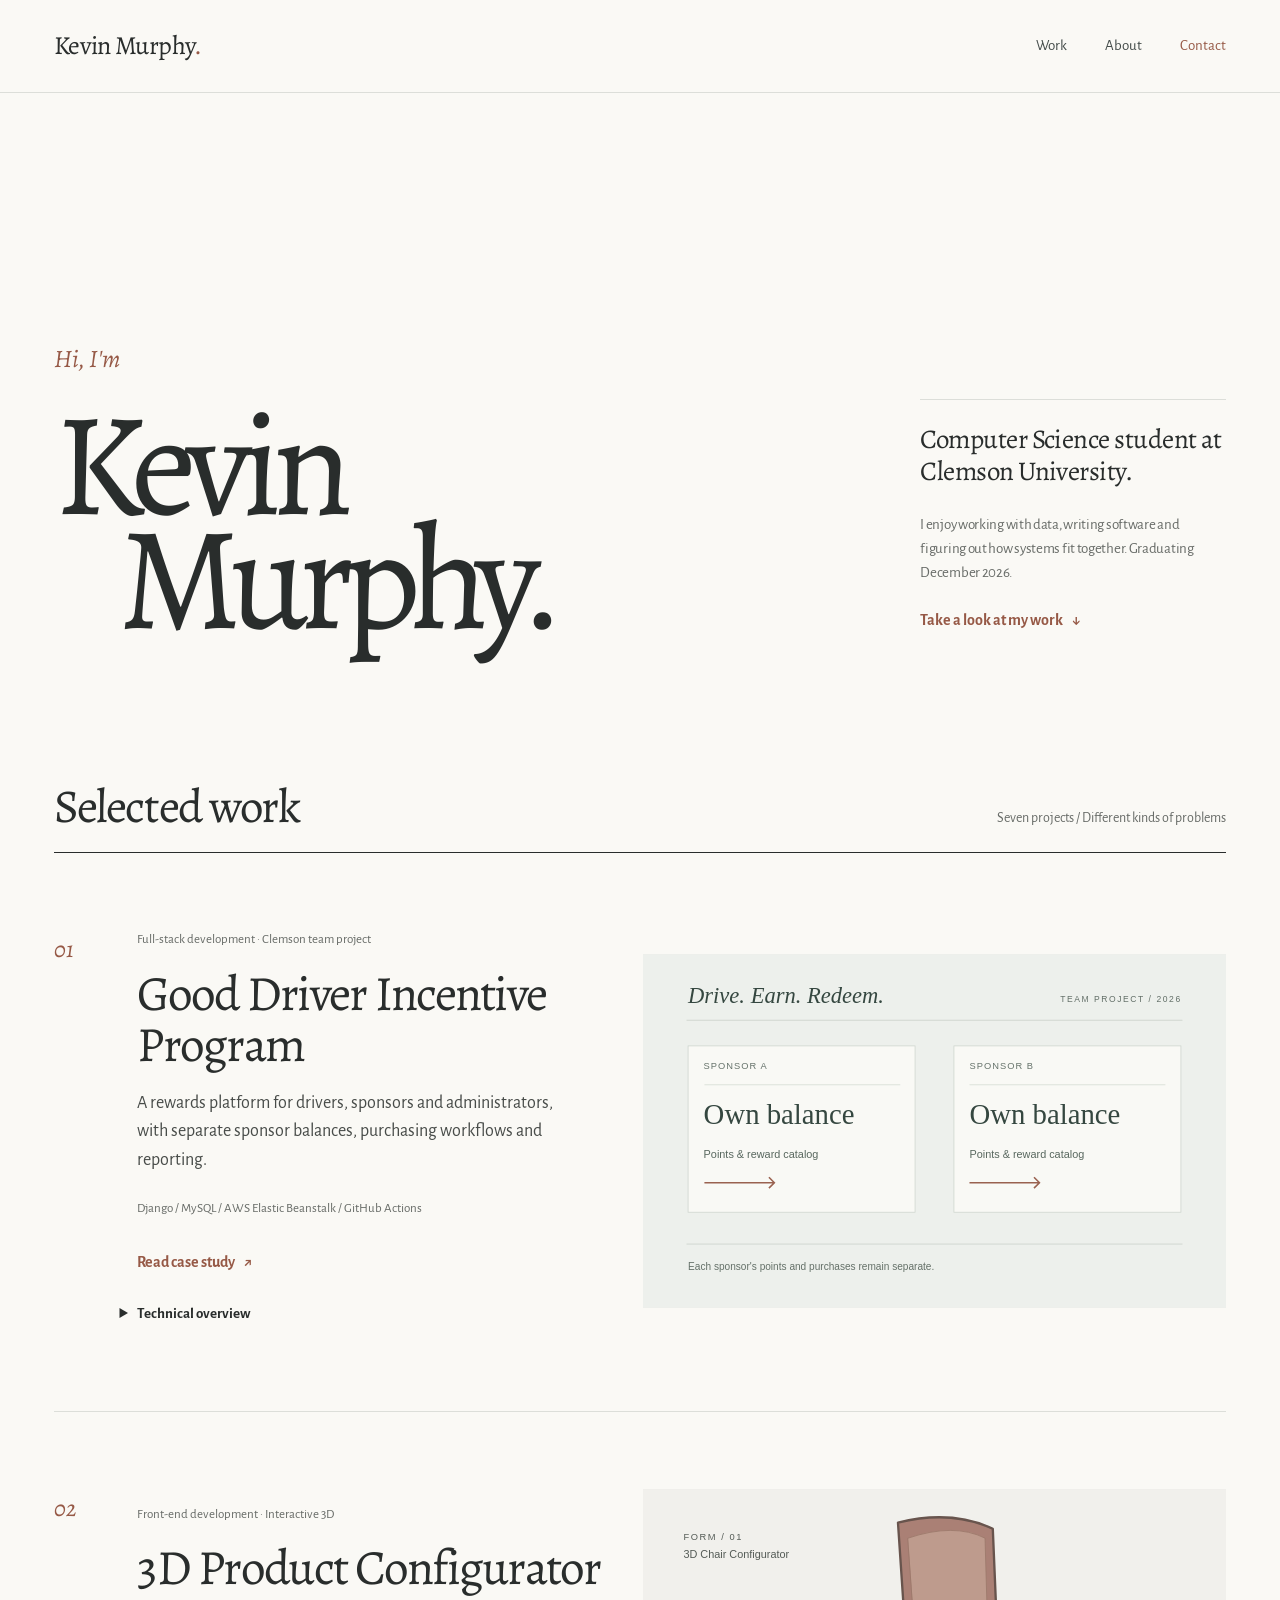
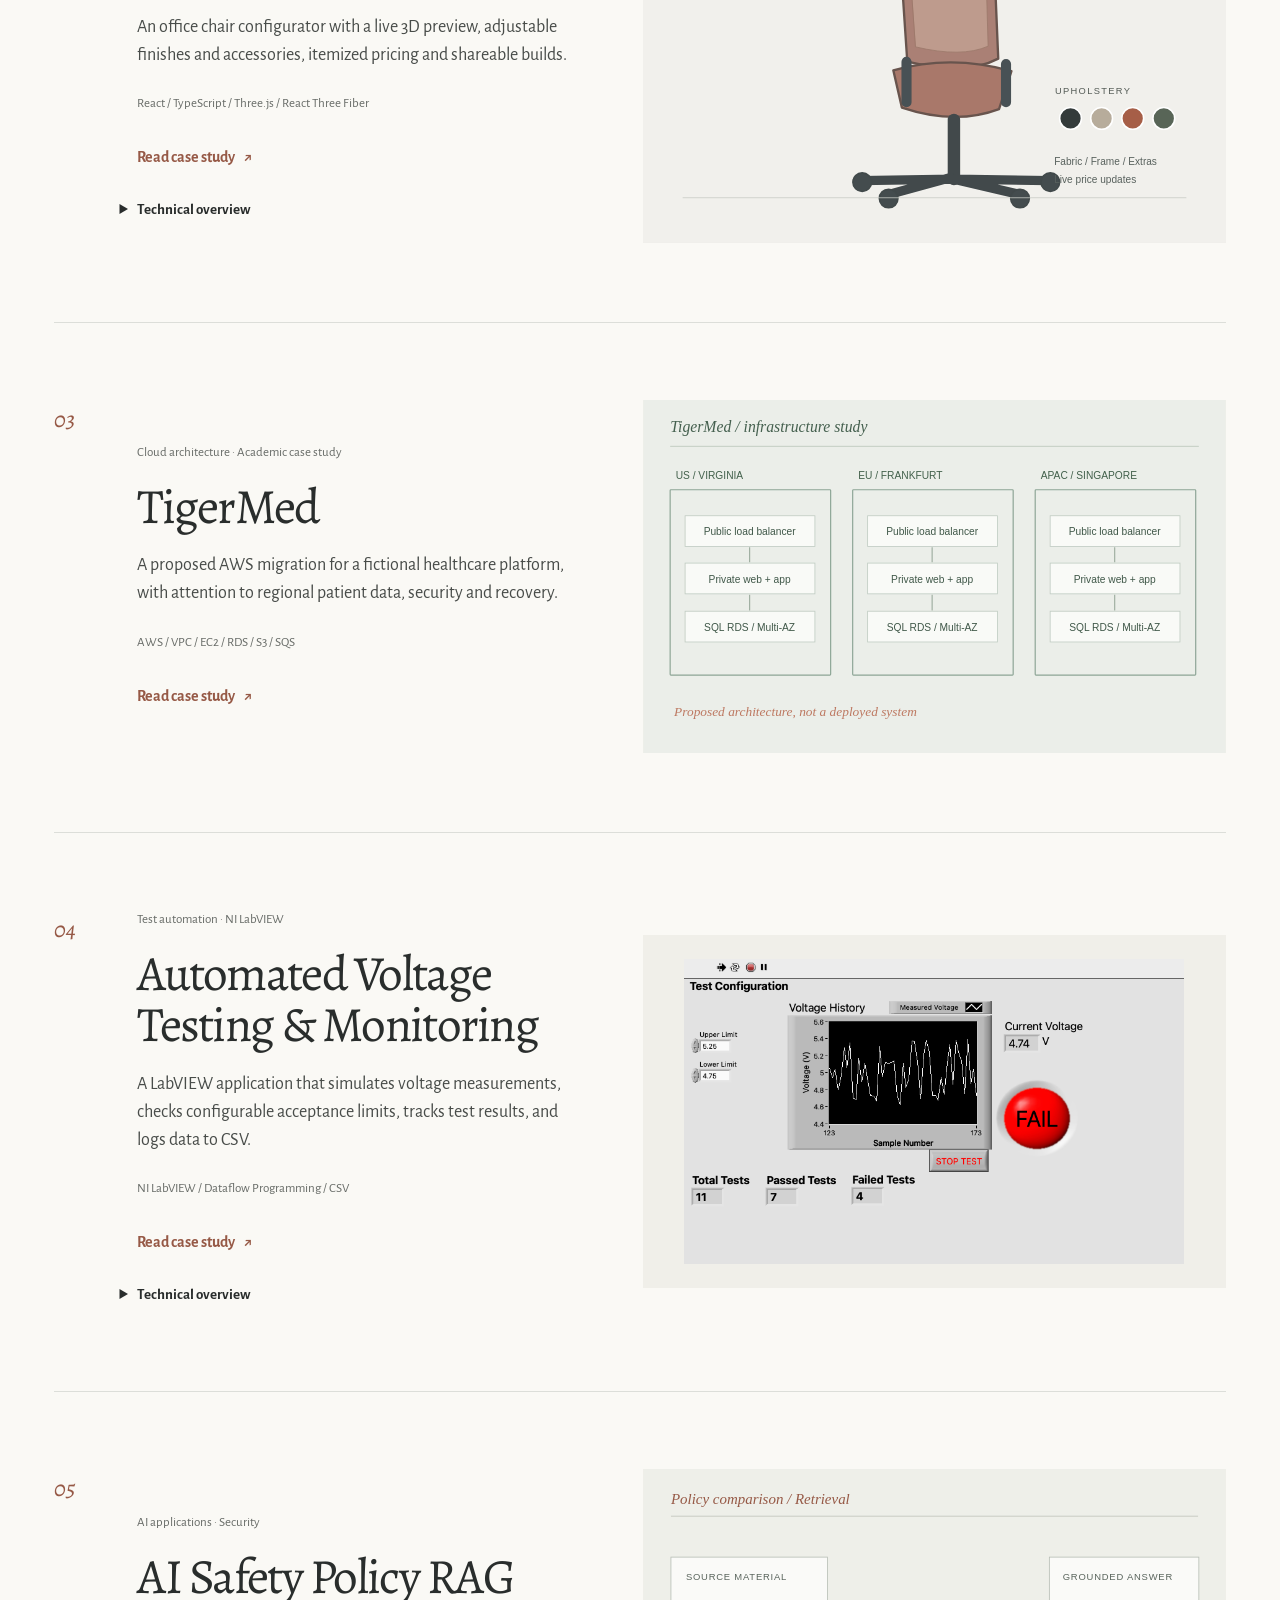
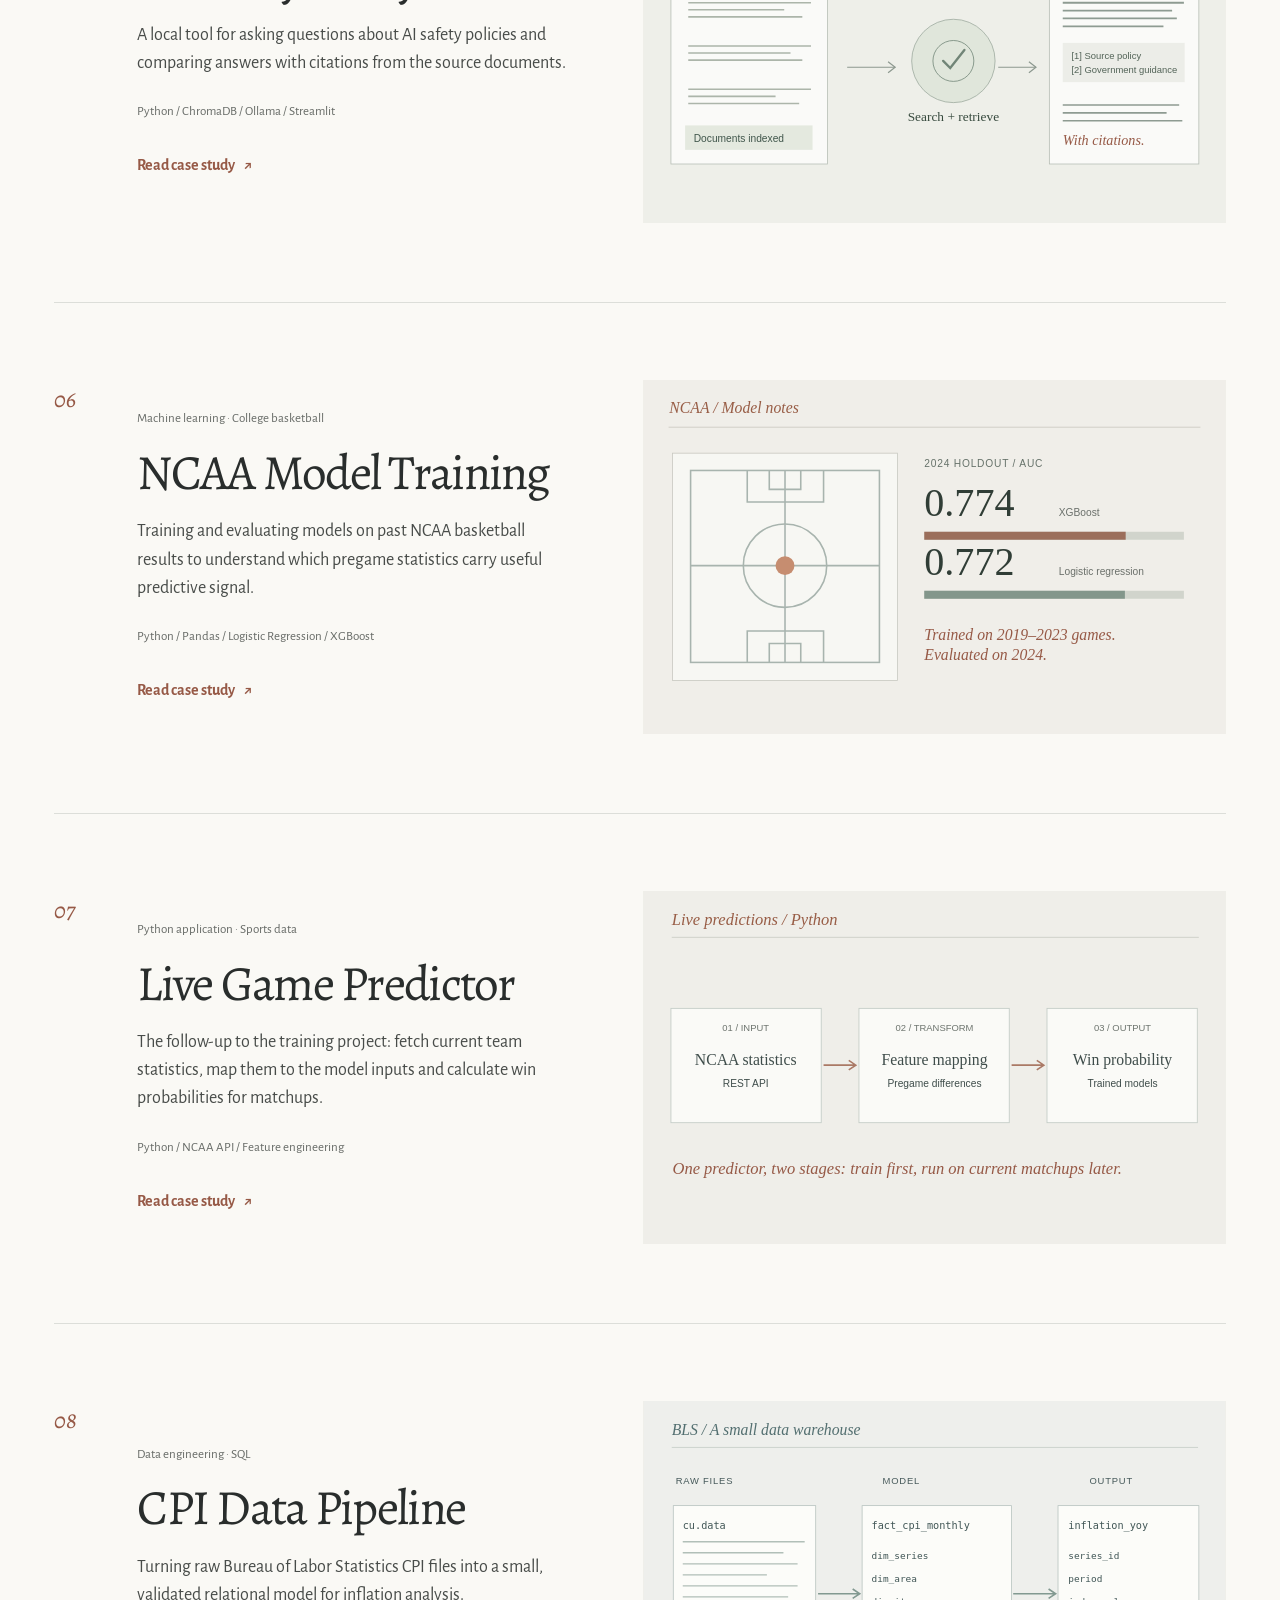
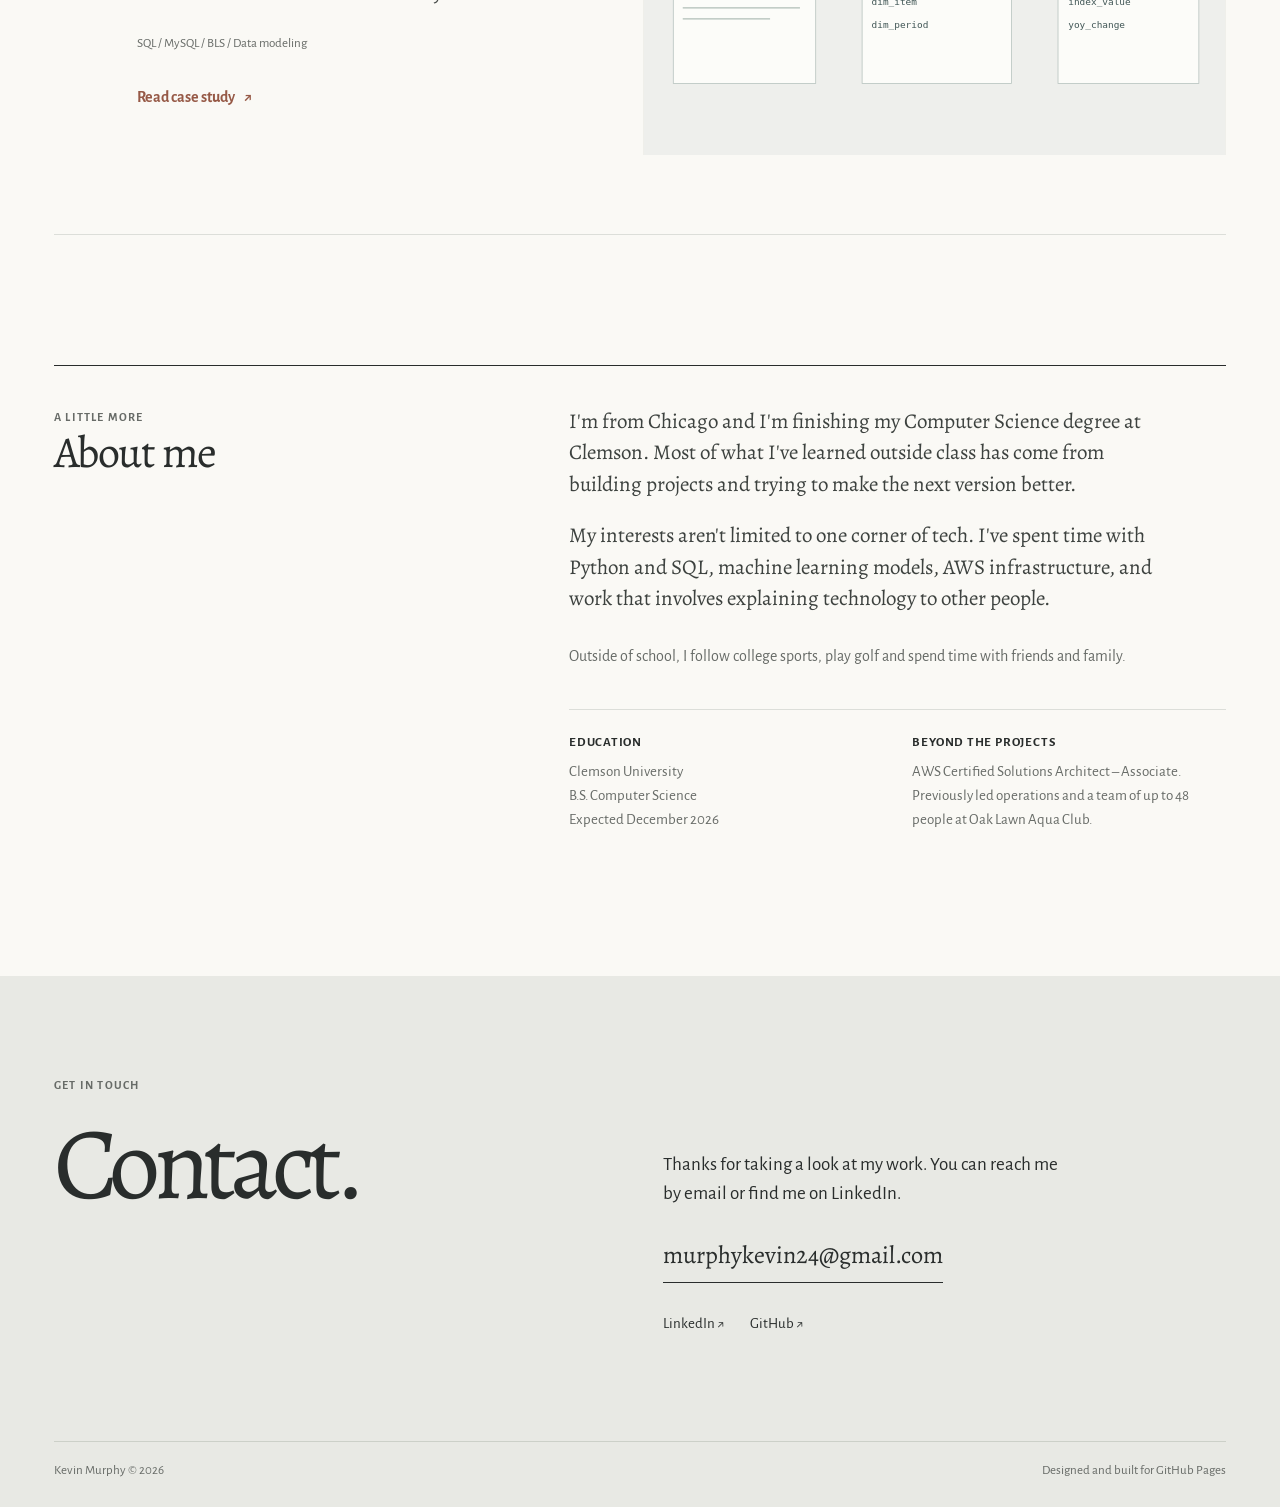
<file: index.html>
<!DOCTYPE html>
<html lang="en">
  <head>
    <meta charset="utf-8"/>
    <meta content="width=device-width,initial-scale=1" name="viewport"/>
    <meta content="light" name="color-scheme"/>
    <meta content="#faf9f5" name="theme-color"/>
    <title>Portfolio | Kevin Murphy</title>
    <meta
      content="Kevin Murphy, Clemson University Computer Science student. Selected projects in data, machine learning, software and AWS cloud architecture."
      name="description"
    />
    <link href="assets/favicon.svg" rel="icon" type="image/svg+xml"/>
    <link href="styles.css" rel="stylesheet"/>
  </head>
  <body>
    <a class="skip" href="#main">Skip to content</a>
    <header class="site-top">
      <div class="wrap header">
        <a aria-label="Kevin Murphy homepage" class="brand" href="index.html">
          Kevin Murphy<span class="period">.</span>
        </a>
        <nav aria-label="Main navigation" class="nav">
          <a href="index.html#work">Work</a>
          <a href="index.html#about">About</a>
          <a class="nav-contact" href="index.html#contact">Contact</a>
        </nav>
      </div>
    </header>


    <main class="wrap" id="main">
      <section aria-labelledby="hero-title" class="home-hero">
        <div>
          <p class="hello">Hi, I'm</p>
          <h1 class="hero-name" id="hero-title">
            <span>Kevin</span>
            <span class="surname">Murphy.</span>
          </h1>
        </div>
        <div class="hero-summary">
          <p>Computer Science student at Clemson University.</p>
          <p class="extra">
            I enjoy working with data, writing software and figuring out how systems fit together.
            Graduating December 2026.
          </p>
          <a class="link-arrow" href="#work">
            Take a look at my work <span aria-hidden="true" class="arrow">↓</span>
          </a>
        </div>
      </section>


      <section aria-label="Selected work" class="work" id="work">
        <div class="section-heading">
          <h2>Selected work</h2>
          <span class="small">Seven projects / Different kinds of problems</span>
        </div>
        <article class="project-row">
          <span aria-hidden="true" class="project-index">01</span>
          <div class="project-description">
            <p class="category">Full-stack development · Clemson team project</p>
            <h3><a href="projects/good-driver.html">Good Driver Incentive Program</a></h3>
            <p class="intro">
              A rewards platform for drivers, sponsors and administrators, with separate sponsor
              balances, purchasing workflows and reporting.
            </p>
            <p class="tech-line">Django / MySQL / AWS Elastic Beanstalk / GitHub Actions</p>
            <a class="link-arrow" href="projects/good-driver.html">
              Read case study <span aria-hidden="true" class="arrow">↗</span>
            </a>
            <details class="project-expander">
              <summary>Technical overview</summary>
              <p>
                Drivers can participate in multiple sponsor programs without mixing points. The
                Django application handles role-specific workflows, transaction-safe redemptions,
                imports and reporting. Hosted on AWS; code is not public due to course restrictions.
              </p>
              <a href="projects/good-driver.html">See the full case study ↗</a>
            </details>
          </div>
          <a
            aria-label="Read Good Driver Incentive Program case study"
            class="project-media"
            href="projects/good-driver.html"
          >
            <img
              alt="Conceptual visual showing independent sponsor balances and reward redemptions"
              loading="lazy"
              src="assets/good-driver-preview.svg"
            />
          </a>
        </article>


        <article class="project-row">
          <span aria-hidden="true" class="project-index">02</span>
          <div class="project-description">
            <p class="category">Front-end development · Interactive 3D</p>
            <h3><a href="projects/chair-configurator.html">3D Product Configurator</a></h3>
            <p class="intro">
              An office chair configurator with a live 3D preview, adjustable finishes and
              accessories, itemized pricing and shareable builds.
            </p>
            <p class="tech-line">React / TypeScript / Three.js / React Three Fiber</p>
            <a class="link-arrow" href="projects/chair-configurator.html">
              Read case study <span aria-hidden="true" class="arrow">↗</span>
            </a>
            <details class="project-expander">
              <summary>Technical overview</summary>
              <p>
                The chair is modeled with procedural Three.js geometry. Typed React state drives
                model changes and a deterministic pricing function. URL query parameters preserve
                selections. This is a front-end concept rather than an actual storefront.
              </p>
              <a href="projects/chair-configurator.html">See the full case study ↗</a>
            </details>
          </div>
          <a
            aria-label="Read 3D Product Configurator case study"
            class="project-media"
            href="projects/chair-configurator.html"
          >
            <img
              alt="Illustrative office chair schematic with customizable finishes"
              loading="lazy"
              src="assets/chair-preview.svg"
            />
          </a>
        </article>


        <article class="project-row">
          <span aria-hidden="true" class="project-index">03</span>
          <div class="project-description">
            <p class="category">Cloud architecture · Academic case study</p>
            <h3><a href="projects/tigermed.html">TigerMed</a></h3>
            <p class="intro">
              A proposed AWS migration for a fictional healthcare platform, with attention to
              regional patient data, security and recovery.
            </p>
            <p class="tech-line">AWS / VPC / EC2 / RDS / S3 / SQS</p>
            <a class="link-arrow" href="projects/tigermed.html">
              Read case study <span aria-hidden="true" class="arrow">↗</span>
            </a>
          </div>
          <a
            aria-label="Read TigerMed case study"
            class="project-media"
            href="projects/tigermed.html"
          >
            <img
              alt="Conceptual illustration of three planned AWS production regions"
              loading="lazy"
              src="assets/tigermed-preview.svg"
            />
          </a>
        </article>

        <article class="project-row">
          <span aria-hidden="true" class="project-index">04</span>

          <div class="project-description">
            <p class="category">Test automation · NI LabVIEW</p>

            <h3>
              <a href="projects/voltage-monitor.html">
                Automated Voltage Testing &amp; Monitoring
              </a>
            </h3>

            <p class="intro">
              A LabVIEW application that simulates voltage
              measurements, checks configurable acceptance
              limits, tracks test results, and logs data to CSV.
            </p>

            <p class="tech-line">
              NI LabVIEW / Dataflow Programming / CSV
            </p>

            <a class="link-arrow" href="projects/voltage-monitor.html">
              Read case study
              <span aria-hidden="true" class="arrow">↗</span>
            </a>

            <details class="project-expander">
              <summary>Technical overview</summary>
              <p>
                Generates simulated voltage readings around 5 V,
                compares each measurement against configurable
                limits, updates a live waveform chart, and tracks
                passing and failing tests. Results are appended
                to CSV for analysis.
              </p>
              <a href="projects/voltage-monitor.html">
                See the full case study ↗
              </a>
            </details>
          </div>

          <a
            class="project-media"
            href="projects/voltage-monitor.html"
            aria-label="Read Automated Voltage Testing case study"
          >
            <img
              class="staged"
              src="assets/labview-front-panel.png"
              alt="LabVIEW voltage testing front panel"
              loading="lazy"
            >
          </a>
        </article>


        <article class="project-row">
          <span aria-hidden="true" class="project-index">05</span>
          <div class="project-description">
            <p class="category">AI applications · Security</p>
            <h3><a href="projects/rag.html">AI Safety Policy RAG</a></h3>
            <p class="intro">
              A local tool for asking questions about AI safety policies and comparing answers with
              citations from the source documents.
            </p>
            <p class="tech-line">Python / ChromaDB / Ollama / Streamlit</p>
            <a class="link-arrow" href="projects/rag.html">
              Read case study <span aria-hidden="true" class="arrow">↗</span>
            </a>
          </div>
          <a
            aria-label="Read AI Safety Policy RAG case study"
            class="project-media"
            href="projects/rag.html"
          >
            <img
              alt="Diagram of AI governance documents feeding a citation-grounded answer"
              loading="lazy"
              src="assets/rag-illustration.svg"
            />
          </a>
        </article>


        <article class="project-row">
          <span aria-hidden="true" class="project-index">06</span>
          <div class="project-description">
            <p class="category">Machine learning · College basketball</p>
            <h3><a href="projects/ncaa-training.html">NCAA Model Training</a></h3>
            <p class="intro">
              Training and evaluating models on past NCAA basketball results to understand which
              pregame statistics carry useful predictive signal.
            </p>
            <p class="tech-line">Python / Pandas / Logistic Regression / XGBoost</p>
            <a class="link-arrow" href="projects/ncaa-training.html">
              Read case study <span aria-hidden="true" class="arrow">↗</span>
            </a>
          </div>
          <a
            aria-label="Read NCAA Model Training case study"
            class="project-media"
            href="projects/ncaa-training.html"
          >
            <img
              alt="Basketball court sketch and held-out performance of two machine learning models"
              loading="lazy"
              src="assets/basketball-model.svg"
            />
          </a>
        </article>
        <article class="project-row">
          <span aria-hidden="true" class="project-index">07</span>
          <div class="project-description">
            <p class="category">Python application · Sports data</p>
            <h3><a href="projects/ncaa-predictor.html">Live Game Predictor</a></h3>
            <p class="intro">
              The follow-up to the training project: fetch current team statistics, map them to the
              model inputs and calculate win probabilities for matchups.
            </p>
            <p class="tech-line">Python / NCAA API / Feature engineering</p>
            <a class="link-arrow" href="projects/ncaa-predictor.html">
              Read case study <span aria-hidden="true" class="arrow">↗</span>
            </a>
          </div>
          <a
            aria-label="Read Live Game Predictor case study"
            class="project-media"
            href="projects/ncaa-predictor.html"
          >
            <img
              alt="Live NCAA statistics passing through feature mapping to model predictions"
              loading="lazy"
              src="assets/live-predictor.svg"
            />
          </a>
        </article>


        <article class="project-row">
          <span aria-hidden="true" class="project-index">08</span>
          <div class="project-description">
            <p class="category">Data engineering · SQL</p>
            <h3><a href="projects/cpi.html">CPI Data Pipeline</a></h3>
            <p class="intro">
              Turning raw Bureau of Labor Statistics CPI files into a small, validated relational
              model for inflation analysis.
            </p>
            <p class="tech-line">SQL / MySQL / BLS / Data modeling</p>
            <a class="link-arrow" href="projects/cpi.html">
              Read case study <span aria-hidden="true" class="arrow">↗</span>
            </a>
          </div>
          <a
            aria-label="Read CPI Data Pipeline case study"
            class="project-media"
            href="projects/cpi.html"
          >
            <img
              alt="BLS raw data transformed into fact and dimension tables and analysis views"
              loading="lazy"
              src="assets/cpi-pipeline.svg"
            />
          </a>
        </article>

        
      </section>
      <section aria-labelledby="about-title" class="about-section" id="about">
        <div>
          <span class="eyebrow">A little more</span>
          <h2 id="about-title">About me</h2>
        </div>
        <div class="about-content">
          <p>
            I'm from Chicago and I'm finishing my Computer Science degree at Clemson. Most of what
            I've learned outside class has come from building projects and trying to make the next
            version better.
          </p>
          <p>
            My interests aren't limited to one corner of tech. I've spent time with Python and SQL,
            machine learning models, AWS infrastructure, and work that involves explaining
            technology to other people.
          </p>
          <p class="quiet">
            Outside of school, I follow college sports, play golf and spend time with friends and
            family.
          </p>
          <div class="about-details">
            <div>
              <h4>Education</h4>
              <p>Clemson University<br/>B.S. Computer Science<br/>Expected December 2026</p>
            </div>
            <div>
              <h4>Beyond the projects</h4>
              <p>
                AWS Certified Solutions Architect – Associate. Previously led operations and a team
                of up to 48 people at Oak Lawn Aqua Club.
              </p>
            </div>
          </div>
        </div>
      </section>
    </main>
    <footer class="footer" id="contact">
      <div class="wrap">
        <div class="footer-grid">
          <div>
            <div class="eyebrow">
              Get in touch
            </div>
            <h2>Contact.</h2>
          </div>
          <div class="footer-right">
            <p>
              Thanks for taking a look at my work. You can reach me by email or find me on LinkedIn.
            </p>
            <a class="footer-email" href="mailto:murphykevin24@gmail.com">
              murphykevin24@gmail.com
            </a>
            <div class="footer-links">
              <a
                href="https://www.linkedin.com/in/kevinmurphy1202/"
                rel="noopener noreferrer"
                target="_blank"
              >
                LinkedIn ↗
              </a>
              <a href="https://github.com/kevinmurphy02" rel="noopener noreferrer" target="_blank">
                GitHub ↗
              </a>
            </div>
          </div>
        </div>
        <div class="footer-meta">
          <span>Kevin Murphy © 2026</span>
          <span>Designed and built for GitHub Pages</span>
        </div>
      </div>
    </footer>
  </body>
</html>
</file>
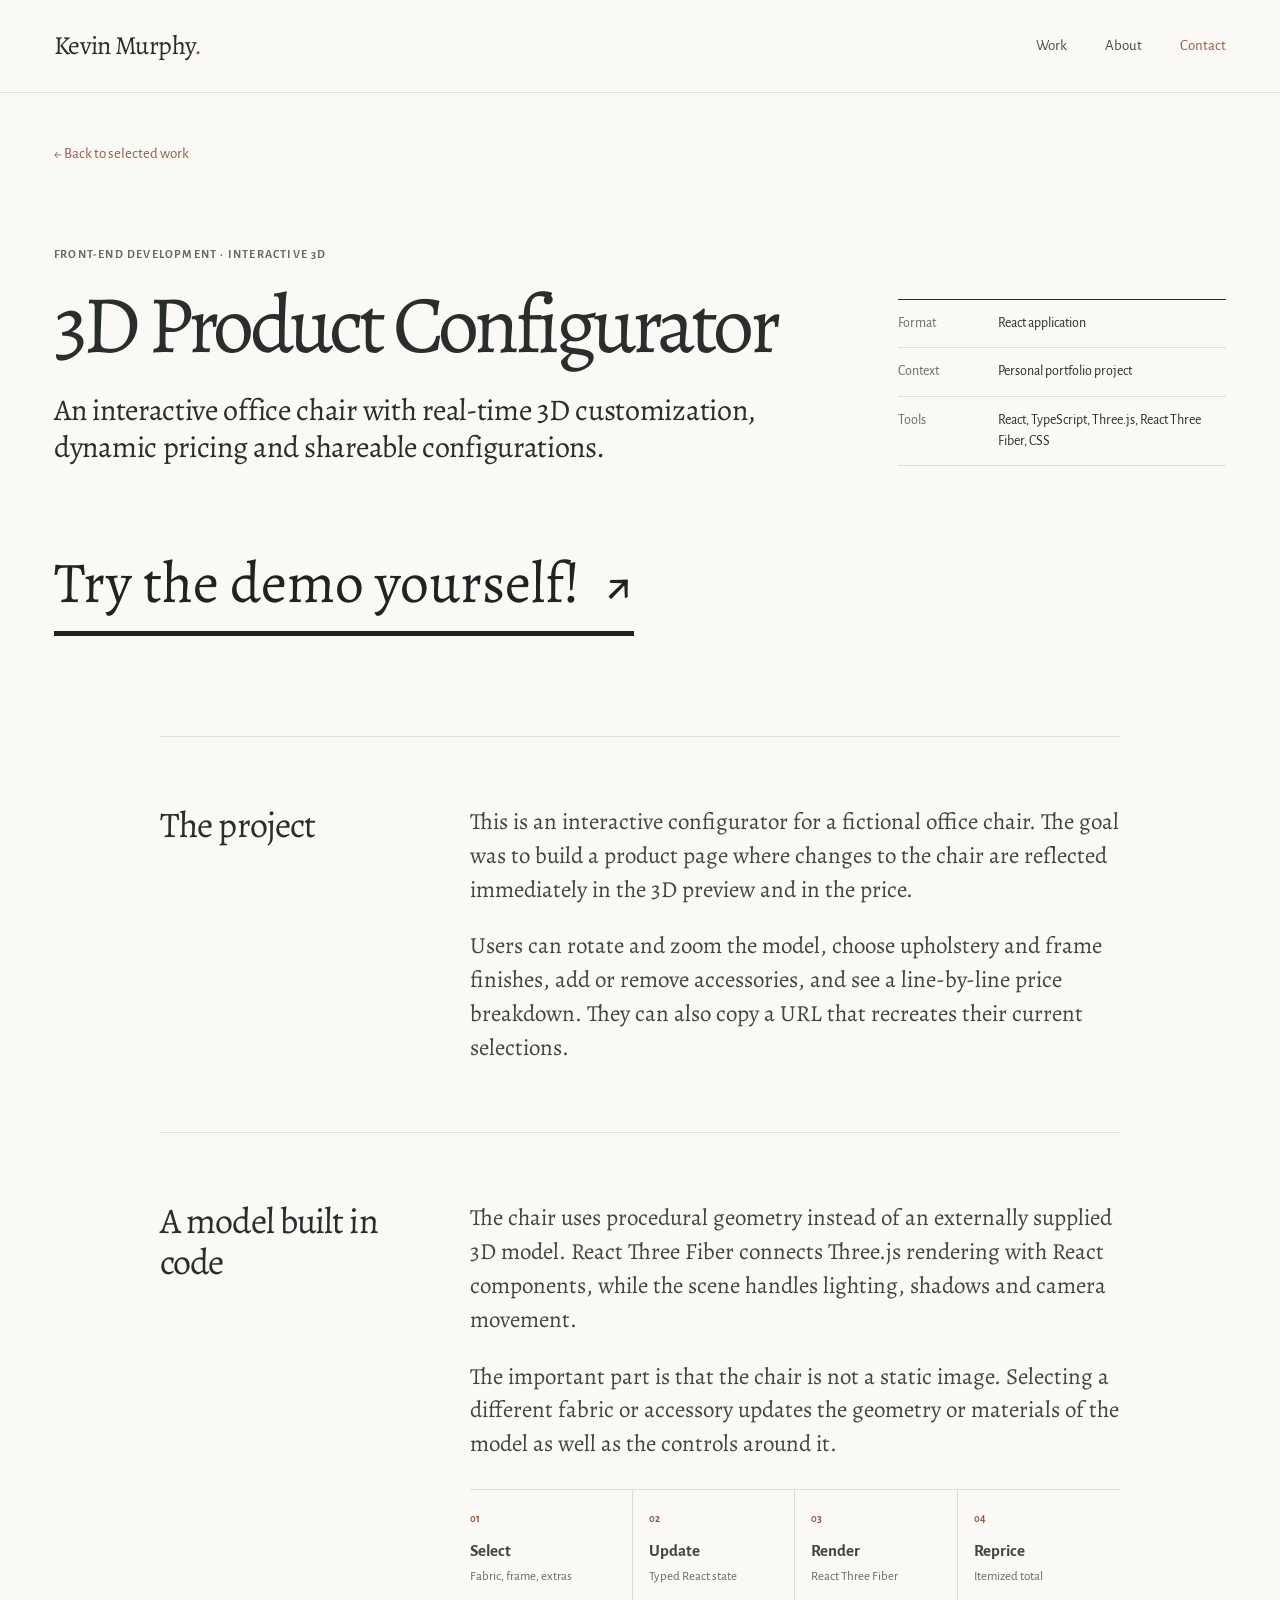
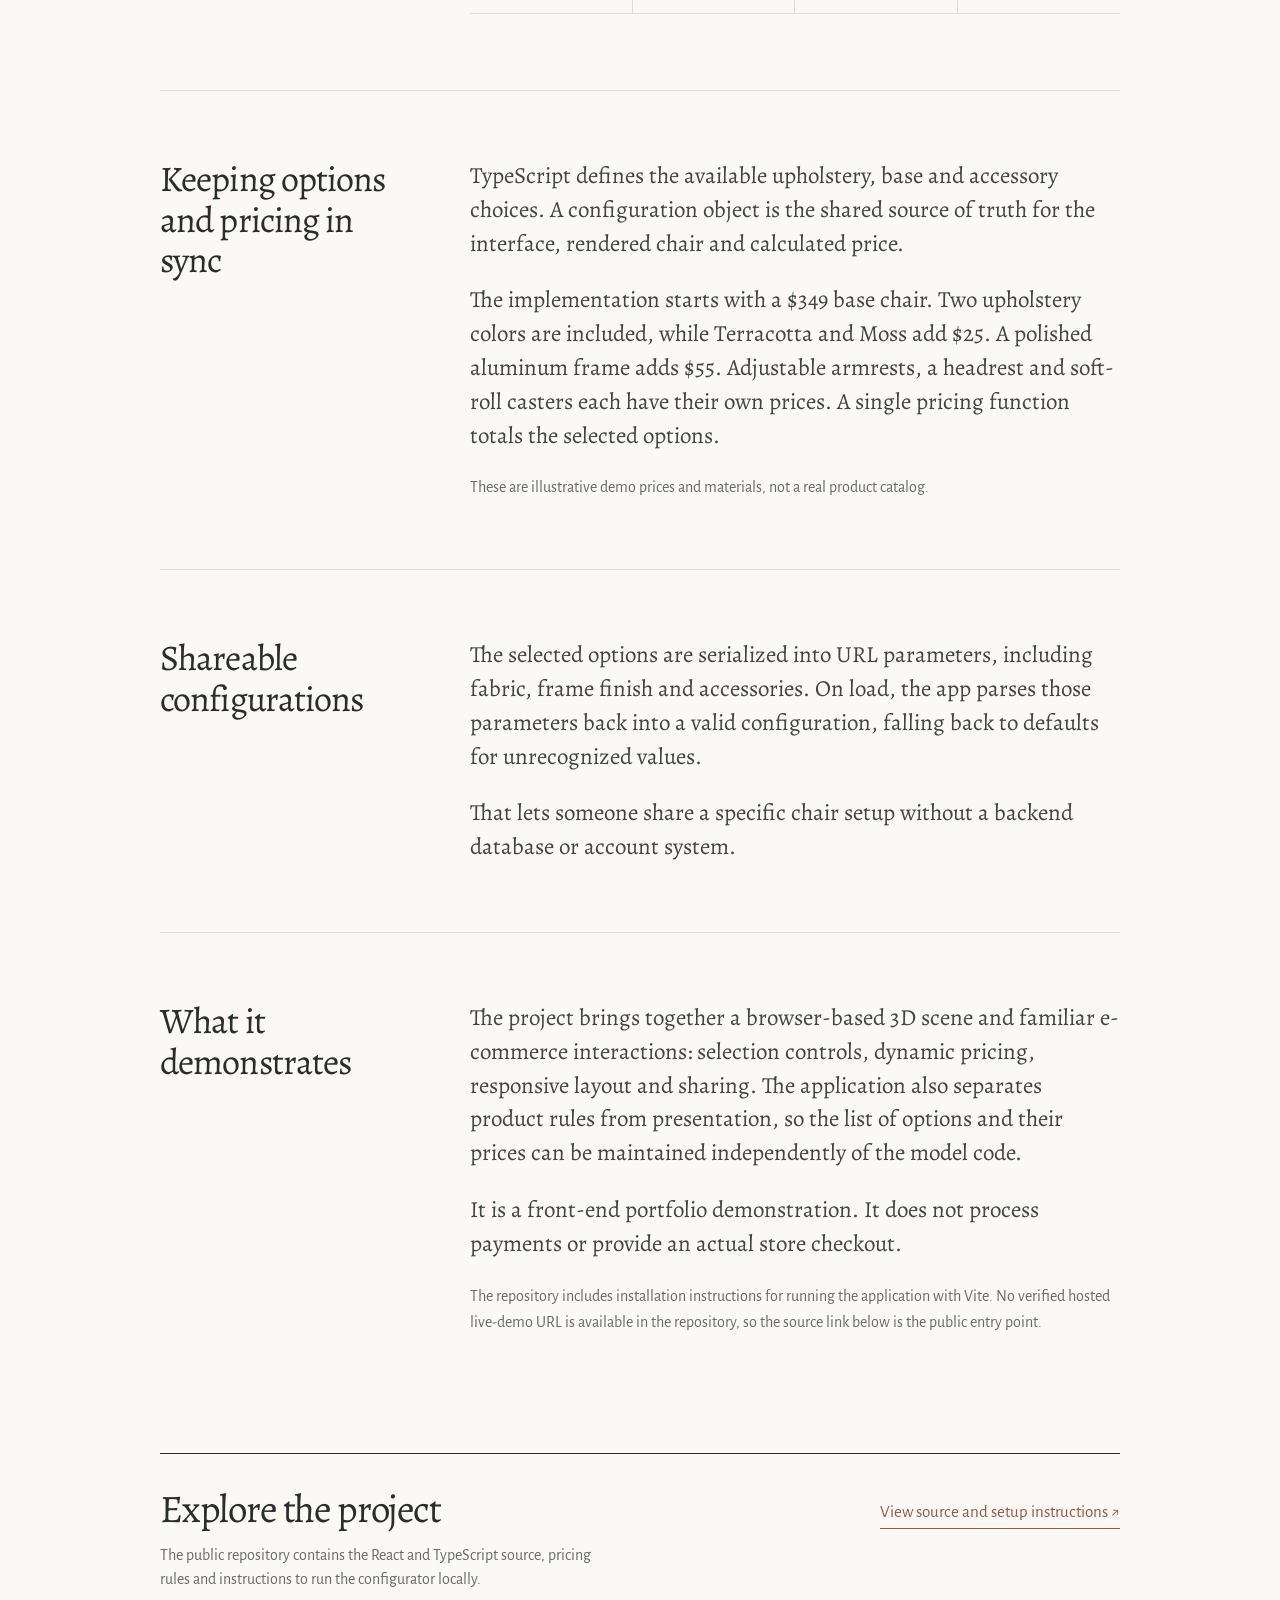
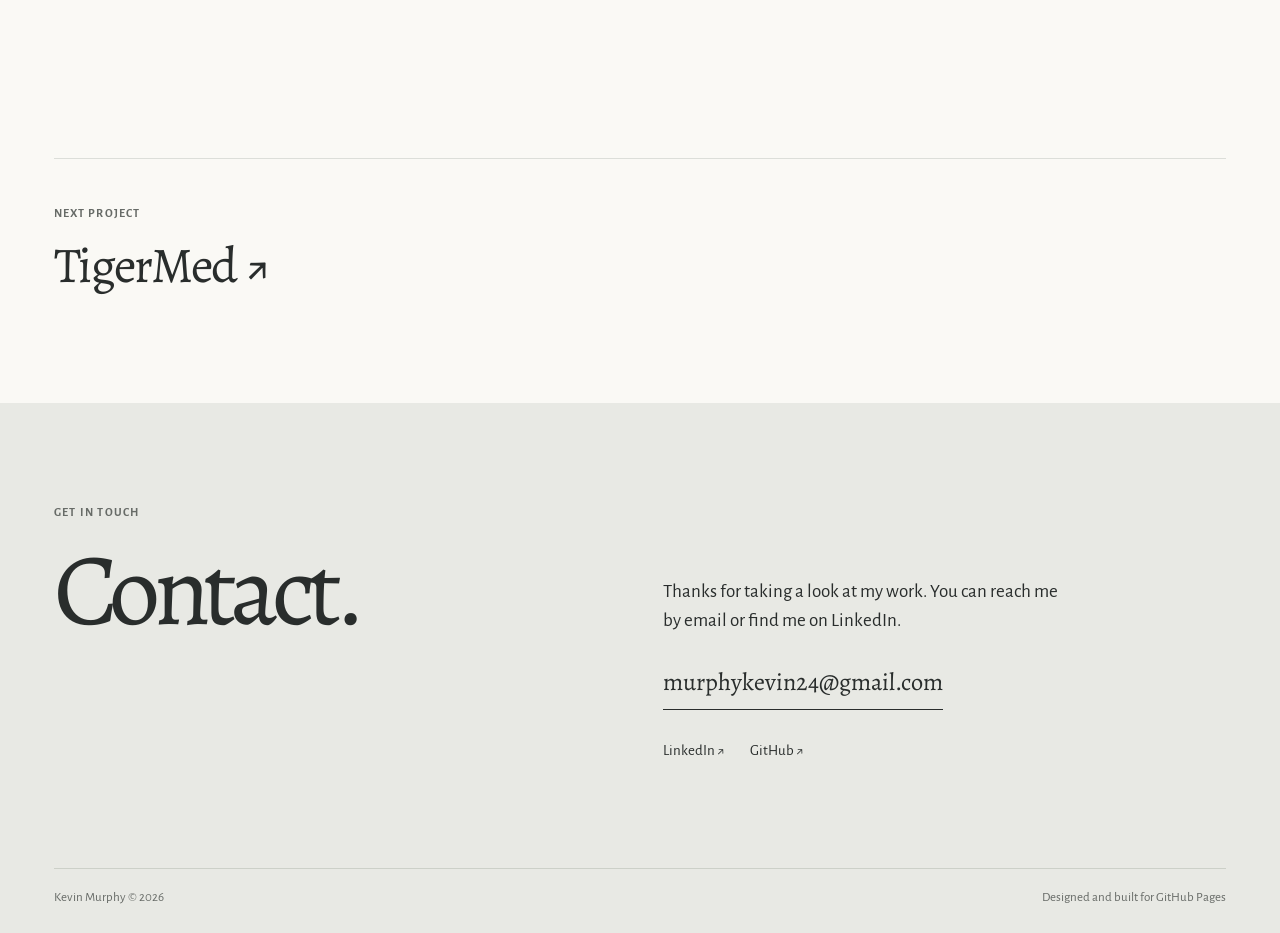
<file: projects/chair-configurator.html>
<!DOCTYPE html>
<html lang="en">
  <head>
    <meta charset="utf-8"/>
    <meta content="width=device-width,initial-scale=1" name="viewport"/>
    <meta content="light" name="color-scheme"/>
    <meta content="#faf9f5" name="theme-color"/>
    <title>3D Product Configurator | Kevin Murphy</title>
    <meta
      content="An interactive office chair with real-time 3D customization, dynamic pricing and shareable configurations."
      name="description"
    />
    <link href="../assets/favicon.svg" rel="icon" type="image/svg+xml"/>
    <link href="../styles.css" rel="stylesheet"/>
  </head>
  <body>
    <a class="skip" href="#main">Skip to content</a>
    <header class="site-top">
      <div class="wrap header">
        <a aria-label="Kevin Murphy homepage" class="brand" href="../index.html">
          Kevin Murphy<span class="period">.</span>
        </a>
        <nav aria-label="Main navigation" class="nav">
          <a href="../index.html#work">Work</a>
          <a href="../index.html#about">About</a>
          <a class="nav-contact" href="../index.html#contact">Contact</a>
        </nav>
      </div>
    </header>
    <main class="wrap" id="main">
      <a class="back-link" href="../index.html#work">← Back to selected work</a>
      <header class="article-lead">
        <div>
          <p class="eyebrow">Front-end development · Interactive 3D</p>
          <h1 class="long-title">3D Product Configurator</h1>
          <p class="dek">
            An interactive office chair with real-time 3D customization, dynamic pricing and
            shareable configurations.
          </p>
        </div>
        <dl class="article-facts">
          <div>
            <dt>Format</dt>
            <dd>React application</dd>
          </div>
          <div>
            <dt>Context</dt>
            <dd>Personal portfolio project</dd>
          </div>
          <div>
            <dt>Tools</dt>
            <dd>React, TypeScript, Three.js, React Three Fiber, CSS</dd>
          </div>
        </dl>
      </header>
      <div class="demo-link-section">
        <a
            href="https://kevinmurphy02.github.io/atelier-3d-modeling-chair-configurator/"
            target="_blank"
            rel="noopener noreferrer"
            class="demo-link"
        >
            Try the demo yourself! <span aria-hidden="true">↗</span>
        </a>
    </div>
      <div class="article-flow">
        <section class="article-section">
          <h2>The project</h2>
          <div class="copy">
            <p>
              This is an interactive configurator for a fictional office chair. The goal was to
              build a product page where changes to the chair are reflected immediately in the 3D
              preview and in the price.
            </p>
            <p>
              Users can rotate and zoom the model, choose upholstery and frame finishes, add or
              remove accessories, and see a line-by-line price breakdown. They can also copy a URL
              that recreates their current selections.
            </p>
          </div>
        </section>
        <section class="article-section">
          <h2>A model built in code</h2>
          <div class="copy">
            <p>
              The chair uses procedural geometry instead of an externally supplied 3D model. React
              Three Fiber connects Three.js rendering with React components, while the scene handles
              lighting, shadows and camera movement.
            </p>
            <p>
              The important part is that the chair is not a static image. Selecting a different
              fabric or accessory updates the geometry or materials of the model as well as the
              controls around it.
            </p>
            <div class="process">
              <div>
                <small>01</small>
                <b>Select</b>
                <span>Fabric, frame, extras</span>
              </div>
              <div>
                <small>02</small>
                <b>Update</b>
                <span>Typed React state</span>
              </div>
              <div>
                <small>03</small>
                <b>Render</b>
                <span>React Three Fiber</span>
              </div>
              <div>
                <small>04</small>
                <b>Reprice</b>
                <span>Itemized total</span>
              </div>
            </div>
          </div>
        </section>
        <section class="article-section">
          <h2>Keeping options and pricing in sync</h2>
          <div class="copy">
            <p>
              TypeScript defines the available upholstery, base and accessory choices. A
              configuration object is the shared source of truth for the interface, rendered chair
              and calculated price.
            </p>
            <p>
              The implementation starts with a $349 base chair. Two upholstery colors are included,
              while Terracotta and Moss add $25. A polished aluminum frame adds $55. Adjustable
              armrests, a headrest and soft-roll casters each have their own prices. A single
              pricing function totals the selected options.
            </p>
            <p class="inline-small">
              These are illustrative demo prices and materials, not a real product catalog.
            </p>
          </div>
        </section>
        <section class="article-section">
          <h2>Shareable configurations</h2>
          <div class="copy">
            <p>
              The selected options are serialized into URL parameters, including fabric, frame
              finish and accessories. On load, the app parses those parameters back into a valid
              configuration, falling back to defaults for unrecognized values.
            </p>
            <p>
              That lets someone share a specific chair setup without a backend database or account
              system.
            </p>
          </div>
        </section>
        <section class="article-section">
          <h2>What it demonstrates</h2>
          <div class="copy">
            <p>
              The project brings together a browser-based 3D scene and familiar e-commerce
              interactions: selection controls, dynamic pricing, responsive layout and sharing. The
              application also separates product rules from presentation, so the list of options and
              their prices can be maintained independently of the model code.
            </p>
            <p>
              It is a front-end portfolio demonstration. It does not process payments or provide an
              actual store checkout.
            </p>
            <p class="inline-small">
              The repository includes installation instructions for running the application with
              Vite. No verified hosted live-demo URL is available in the repository, so the source
              link below is the public entry point.
            </p>
          </div>
        </section>
      </div>
      <div class="article-end">
        <div>
          <h2>Explore the project</h2>
          <p>
            The public repository contains the React and TypeScript source, pricing rules and
            instructions to run the configurator locally.
          </p>
        </div>
        <div class="article-actions">
          <a
            href="https://github.com/kevinmurphy02/atelier-3d-modeling-chair-configurator"
            rel="noopener noreferrer"
            target="_blank"
          >
            View source and setup instructions ↗
          </a>
        </div>
      </div>
      <a class="article-next" href="tigermed.html">
        <span>Next project</span>
        <strong>TigerMed ↗</strong>
      </a>
    </main>
    <footer class="footer" id="contact">
      <div class="wrap">
        <div class="footer-grid">
          <div>
            <div class="eyebrow">
              Get in touch
            </div>
            <h2>Contact.</h2>
          </div>
          <div class="footer-right">
            <p>
              Thanks for taking a look at my work. You can reach me by email or find me on LinkedIn.
            </p>
            <a class="footer-email" href="mailto:murphykevin24@gmail.com">
              murphykevin24@gmail.com
            </a>
            <div class="footer-links">
              <a
                href="https://www.linkedin.com/in/kevinmurphy1202/"
                rel="noopener noreferrer"
                target="_blank"
              >
                LinkedIn ↗
              </a>
              <a href="https://github.com/kevinmurphy02" rel="noopener noreferrer" target="_blank">
                GitHub ↗
              </a>
            </div>
          </div>
        </div>
        <div class="footer-meta">
          <span>Kevin Murphy © 2026</span>
          <span>Designed and built for GitHub Pages</span>
        </div>
      </div>
    </footer>
  </body>
</html>
</file>
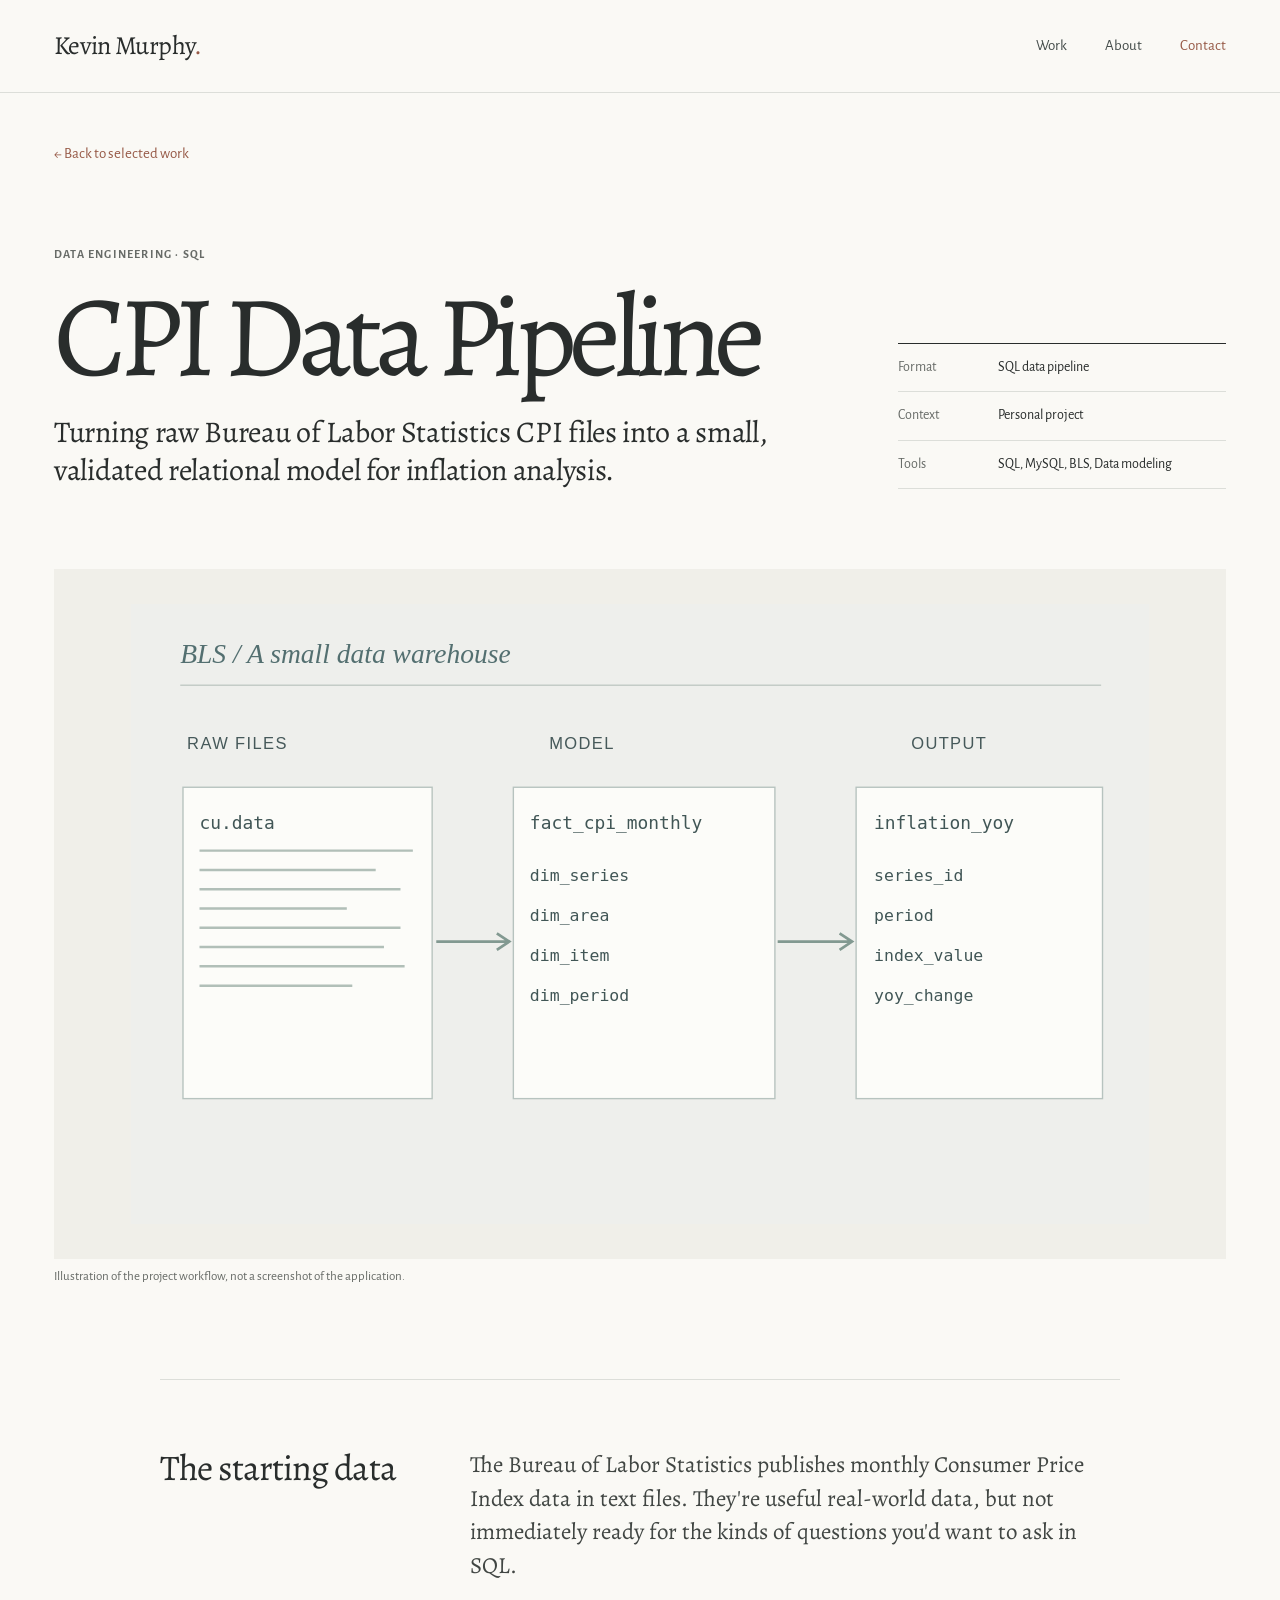
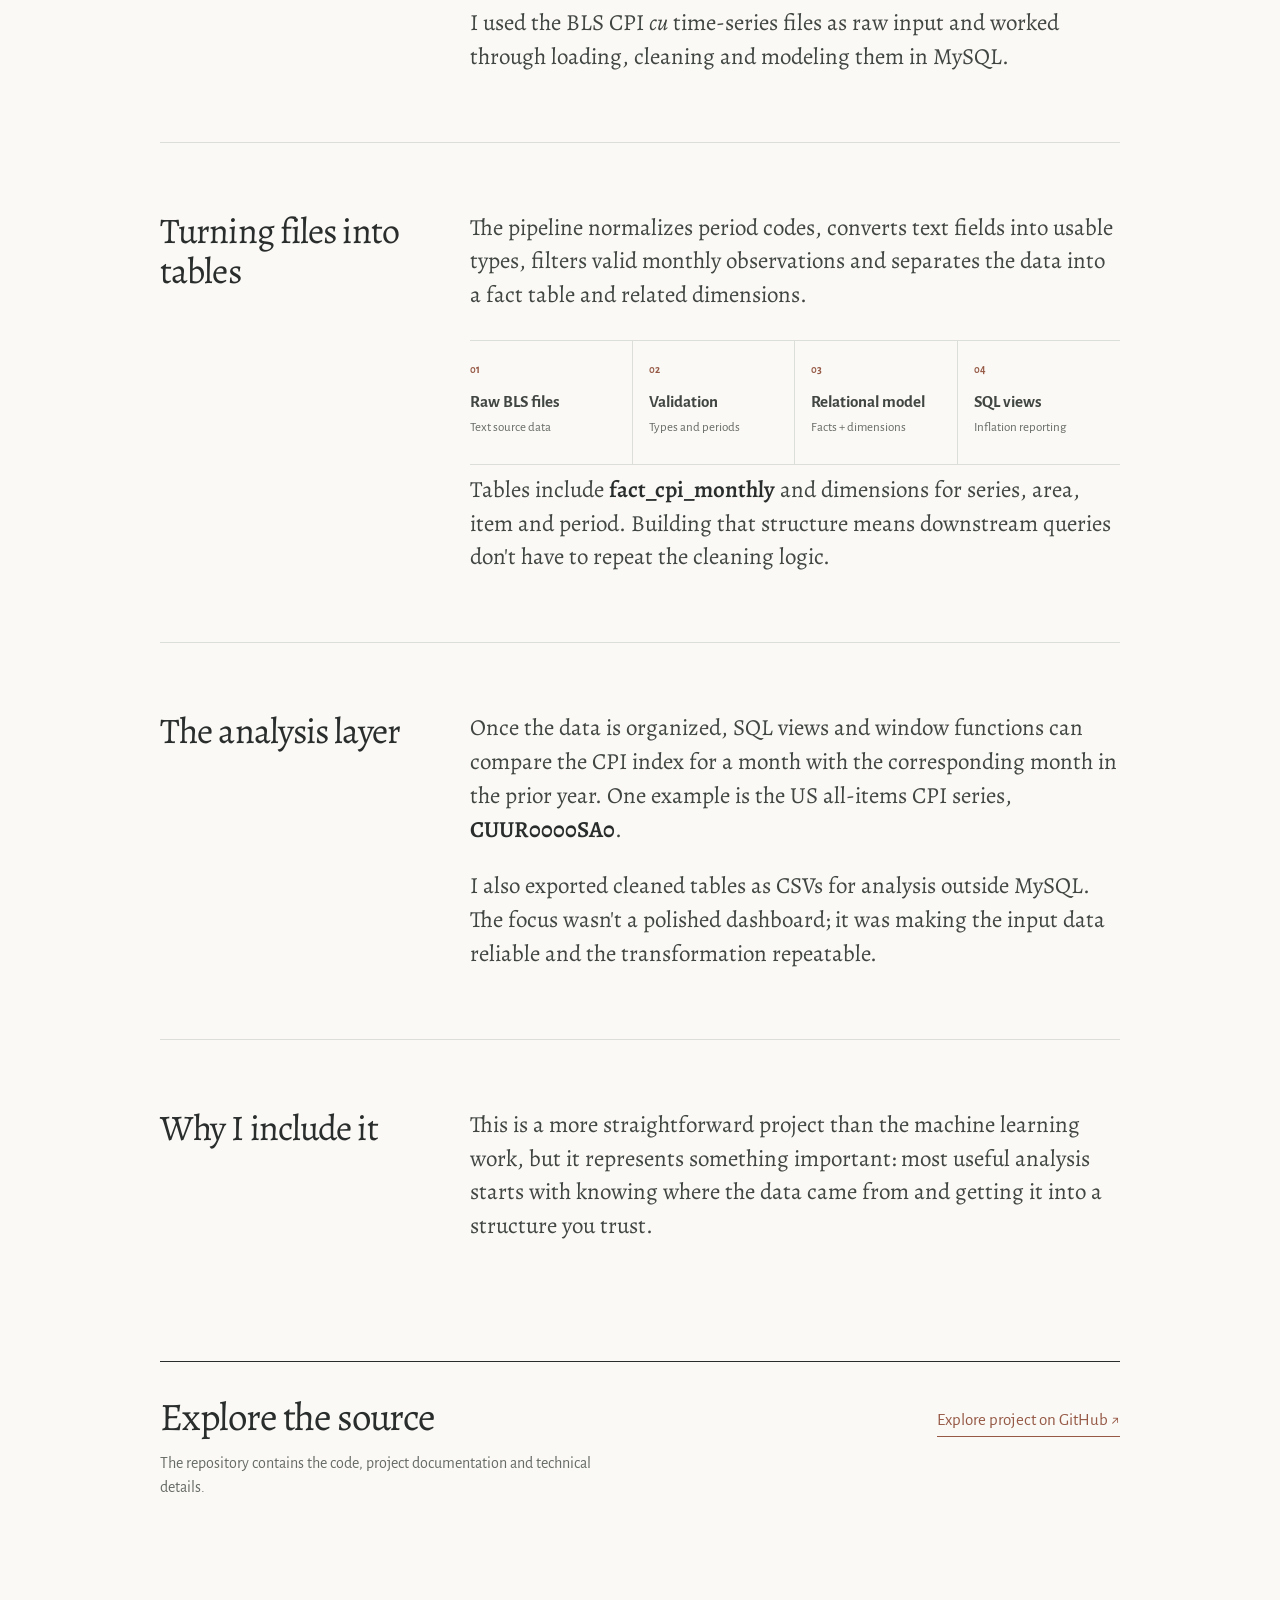
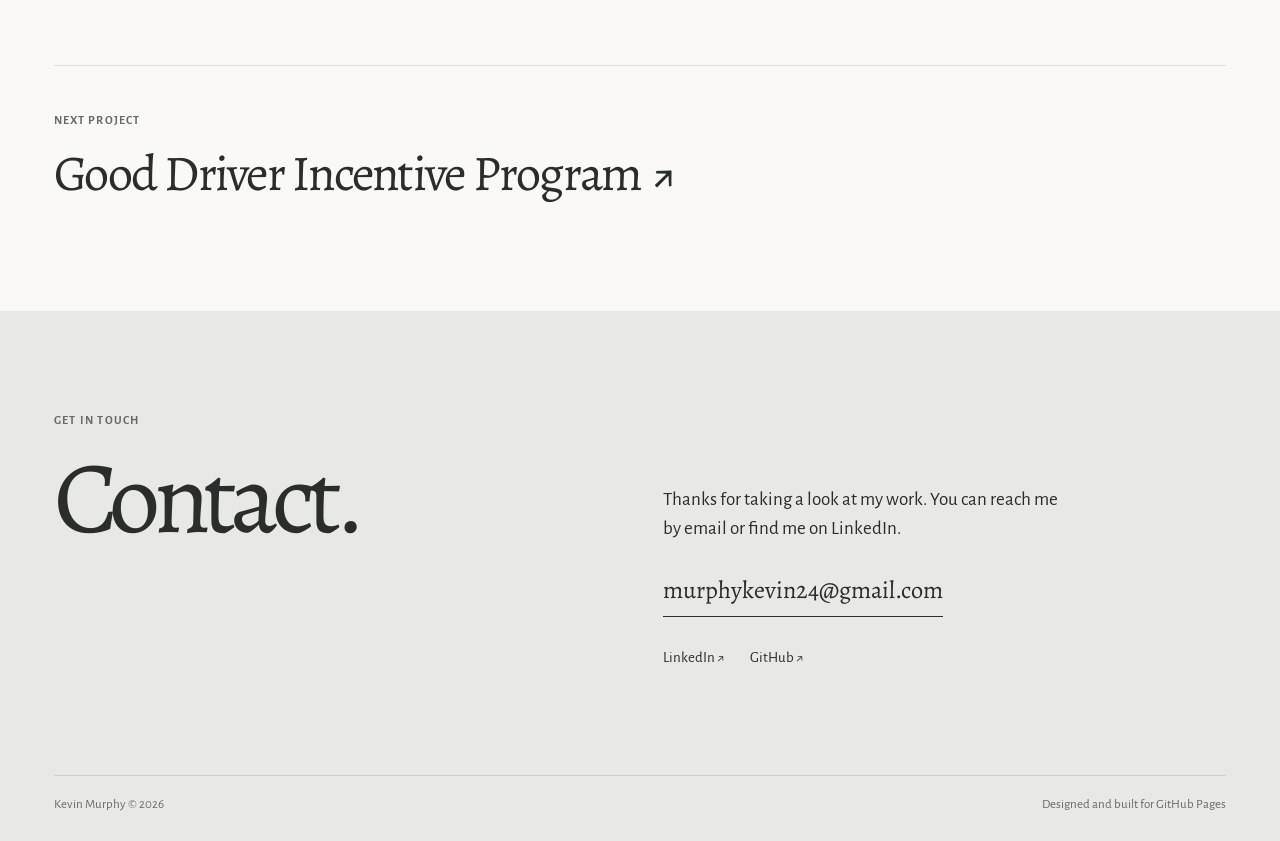
<file: projects/cpi.html>
<!DOCTYPE html>
<html lang="en">
  <head>
    <meta charset="utf-8"/>
    <meta content="width=device-width,initial-scale=1" name="viewport"/>
    <meta content="light" name="color-scheme"/>
    <meta content="#faf9f5" name="theme-color"/>
    <title>CPI Data Pipeline | Kevin Murphy</title>
    <meta
      content="Turning raw Bureau of Labor Statistics CPI files into a small, validated relational model for inflation analysis."
      name="description"
    />
    <link href="../assets/favicon.svg" rel="icon" type="image/svg+xml"/>
    <link href="../styles.css" rel="stylesheet"/>
  </head>
  <body>
    <a class="skip" href="#main">Skip to content</a>
    <header class="site-top">
      <div class="wrap header">
        <a aria-label="Kevin Murphy homepage" class="brand" href="../index.html">
          Kevin Murphy<span class="period">.</span>
        </a>
        <nav aria-label="Main navigation" class="nav">
          <a href="../index.html#work">Work</a>
          <a href="../index.html#about">About</a>
          <a class="nav-contact" href="../index.html#contact">Contact</a>
        </nav>
      </div>
    </header>
    <main class="wrap" id="main">
      <a class="back-link" href="../index.html#work">← Back to selected work</a>
      <header class="article-lead">
        <div>
          <p class="eyebrow">Data engineering · SQL</p>
          <h1>CPI Data Pipeline</h1>
          <p class="dek">
            Turning raw Bureau of Labor Statistics CPI files into a small, validated relational
            model for inflation analysis.
          </p>
        </div>
        <dl class="article-facts">
          <div>
            <dt>Format</dt>
            <dd>SQL data pipeline</dd>
          </div>
          <div>
            <dt>Context</dt>
            <dd>Personal project</dd>
          </div>
          <div>
            <dt>Tools</dt>
            <dd>SQL, MySQL, BLS, Data modeling</dd>
          </div>
        </dl>
      </header>
      <figure class="article-image">
        <img
          alt="BLS raw data transformed into fact and dimension tables and analysis views"
          src="../assets/cpi-pipeline.svg"
        />
        <figcaption>
          Illustration of the project workflow, not a screenshot of the application.
        </figcaption>
      </figure>
      <div class="article-flow">
        <section class="article-section">
          <h2>The starting data</h2>
          <div class="copy">
            <p>
              The Bureau of Labor Statistics publishes monthly Consumer Price Index data in text
              files. They're useful real-world data, but not immediately ready for the kinds of
              questions you'd want to ask in SQL.
            </p>
            <p>
              I used the BLS CPI <em>cu</em> time-series files as raw input and worked through
              loading, cleaning and modeling them in MySQL.
            </p>
          </div>
        </section>
        <section class="article-section">
          <h2>Turning files into tables</h2>
          <div class="copy">
            <p>
              The pipeline normalizes period codes, converts text fields into usable types, filters
              valid monthly observations and separates the data into a fact table and related
              dimensions.
            </p>
            <div class="process">
              <div>
                <small>01</small>
                <b>Raw BLS files</b>
                <span>Text source data</span>
              </div>
              <div>
                <small>02</small>
                <b>Validation</b>
                <span>Types and periods</span>
              </div>
              <div>
                <small>03</small>
                <b>Relational model</b>
                <span>Facts + dimensions</span>
              </div>
              <div>
                <small>04</small>
                <b>SQL views</b>
                <span>Inflation reporting</span>
              </div>
            </div>
            <p>
              Tables include <strong>fact_cpi_monthly</strong> and dimensions for series, area, item
              and period. Building that structure means downstream queries don't have to repeat the
              cleaning logic.
            </p>
          </div>
        </section>
        <section class="article-section">
          <h2>The analysis layer</h2>
          <div class="copy">
            <p>
              Once the data is organized, SQL views and window functions can compare the CPI index
              for a month with the corresponding month in the prior year. One example is the US
              all-items CPI series, <strong>CUUR0000SA0</strong>.
            </p>
            <p>
              I also exported cleaned tables as CSVs for analysis outside MySQL. The focus wasn't a
              polished dashboard; it was making the input data reliable and the transformation
              repeatable.
            </p>
          </div>
        </section>
        <section class="article-section">
          <h2>Why I include it</h2>
          <div class="copy">
            <p>
              This is a more straightforward project than the machine learning work, but it
              represents something important: most useful analysis starts with knowing where the
              data came from and getting it into a structure you trust.
            </p>
          </div>
        </section>
      </div>
      <div class="article-end">
        <div>
          <h2>Explore the source</h2>
          <p>The repository contains the code, project documentation and technical details.</p>
        </div>
        <div class="article-actions">
          <a
            href="https://github.com/kevinmurphy02/SQL_BLS_Cleanup"
            rel="noopener noreferrer"
            target="_blank"
          >
            Explore project on GitHub ↗
          </a>
        </div>
      </div>
      <a class="article-next" href="good-driver.html">
        <span>Next project</span>
        <strong>Good Driver Incentive Program ↗</strong>
      </a>
    </main>
    <footer class="footer" id="contact">
      <div class="wrap">
        <div class="footer-grid">
          <div>
            <div class="eyebrow">
              Get in touch
            </div>
            <h2>Contact.</h2>
          </div>
          <div class="footer-right">
            <p>
              Thanks for taking a look at my work. You can reach me by email or find me on LinkedIn.
            </p>
            <a class="footer-email" href="mailto:murphykevin24@gmail.com">
              murphykevin24@gmail.com
            </a>
            <div class="footer-links">
              <a
                href="https://www.linkedin.com/in/kevinmurphy1202/"
                rel="noopener noreferrer"
                target="_blank"
              >
                LinkedIn ↗
              </a>
              <a href="https://github.com/kevinmurphy02" rel="noopener noreferrer" target="_blank">
                GitHub ↗
              </a>
            </div>
          </div>
        </div>
        <div class="footer-meta">
          <span>Kevin Murphy © 2026</span>
          <span>Designed and built for GitHub Pages</span>
        </div>
      </div>
    </footer>
  </body>
</html>
</file>
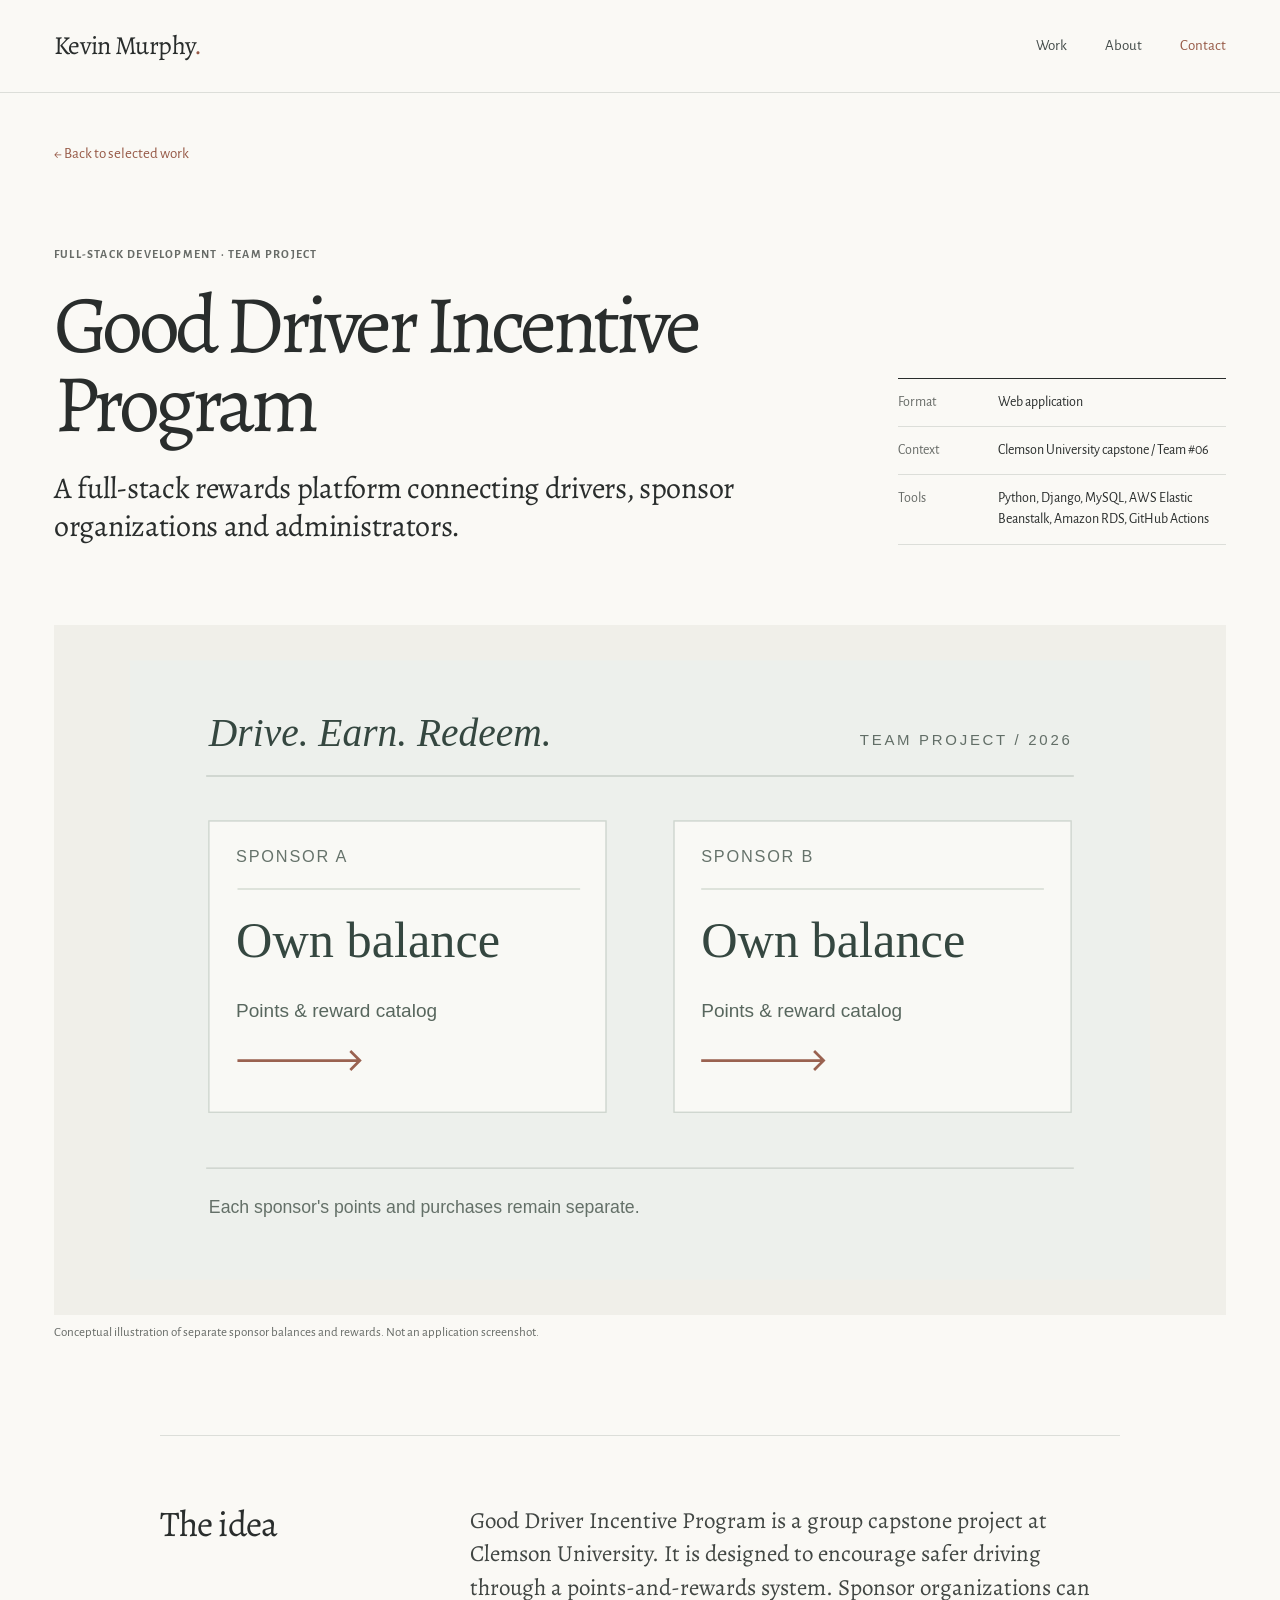
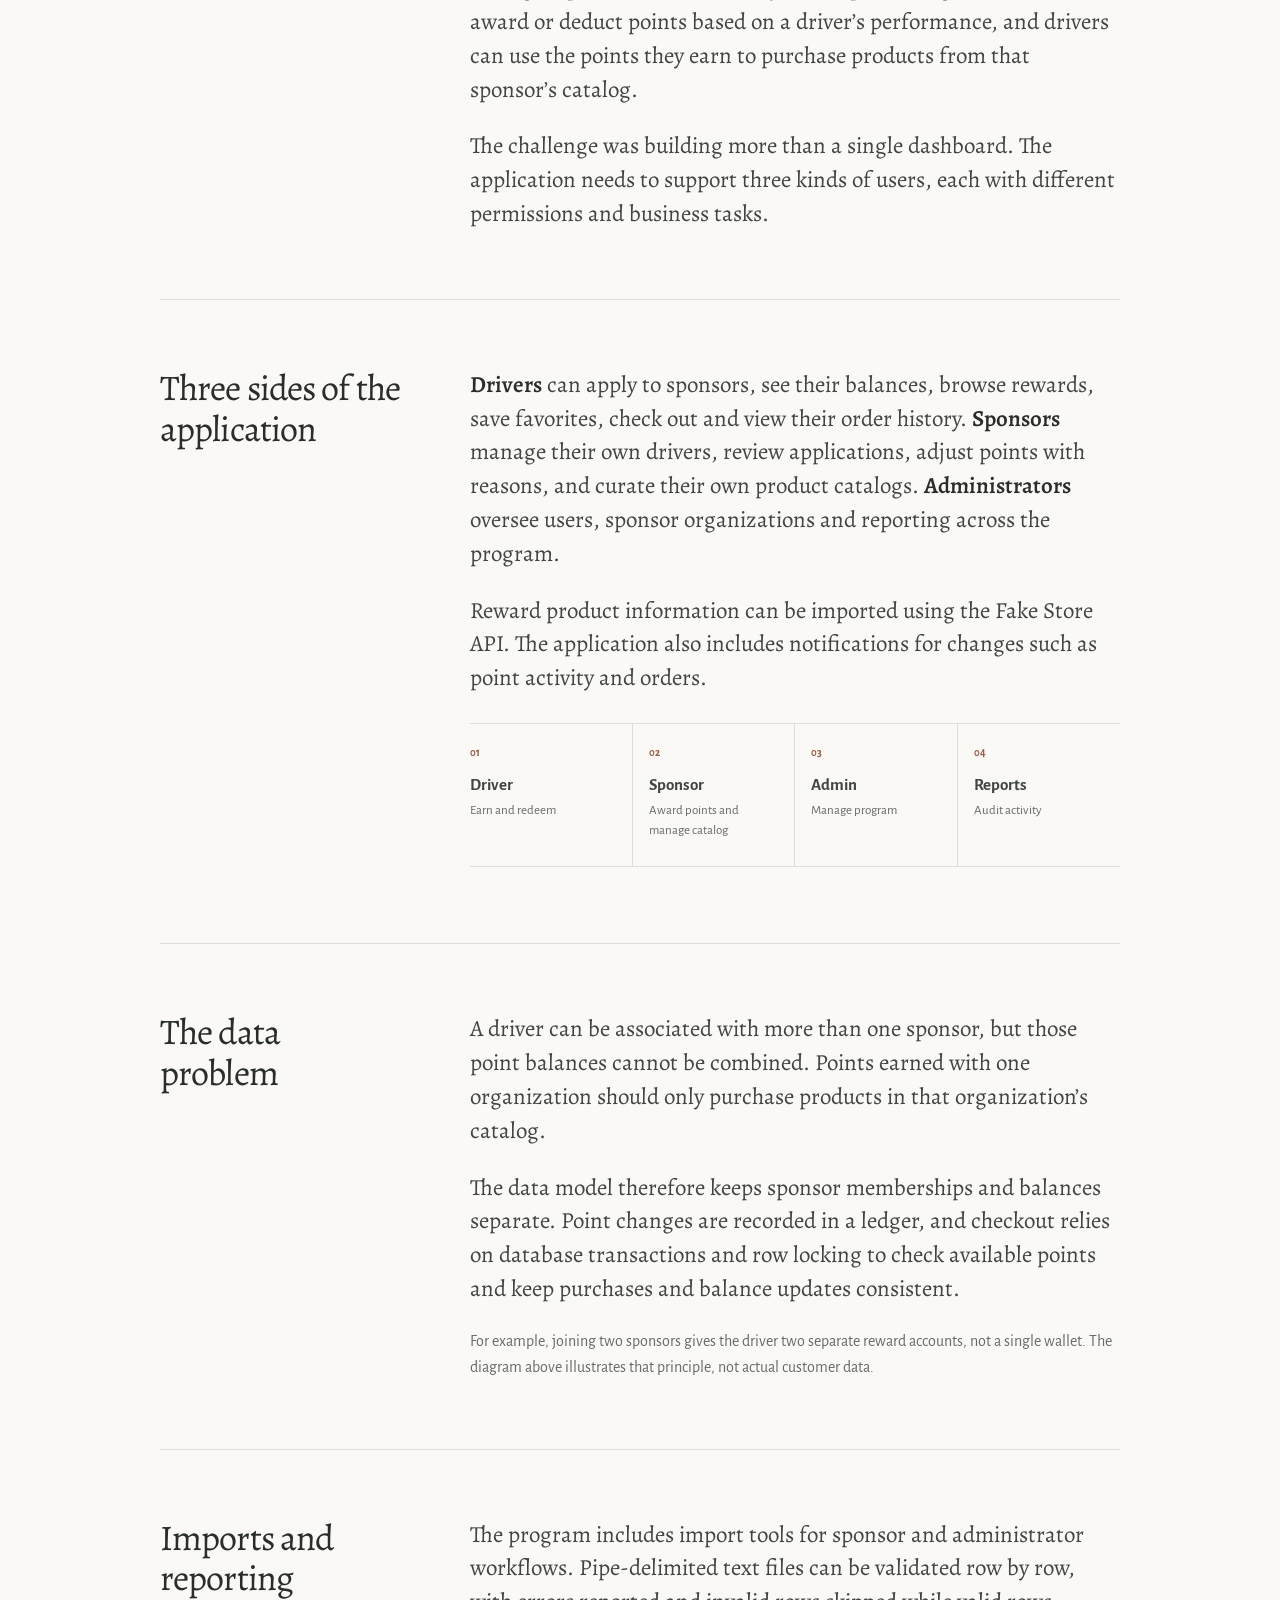
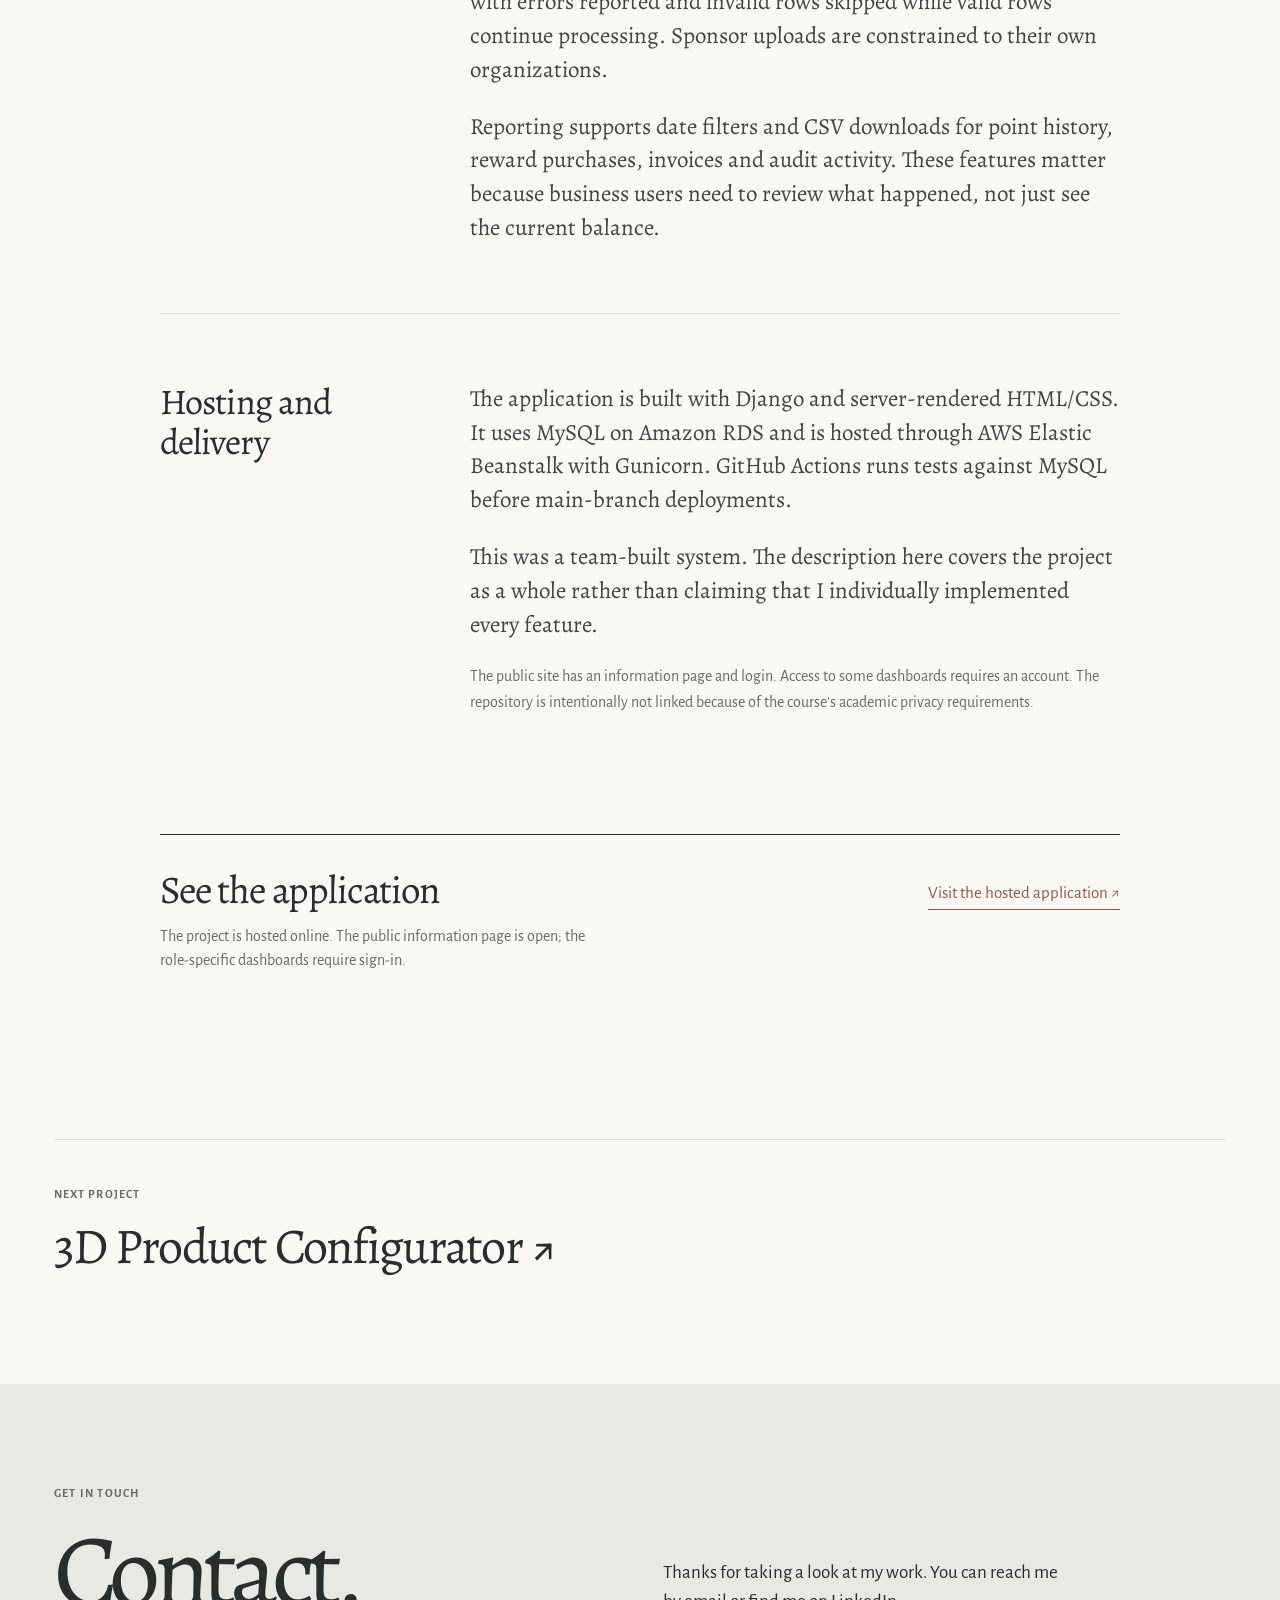
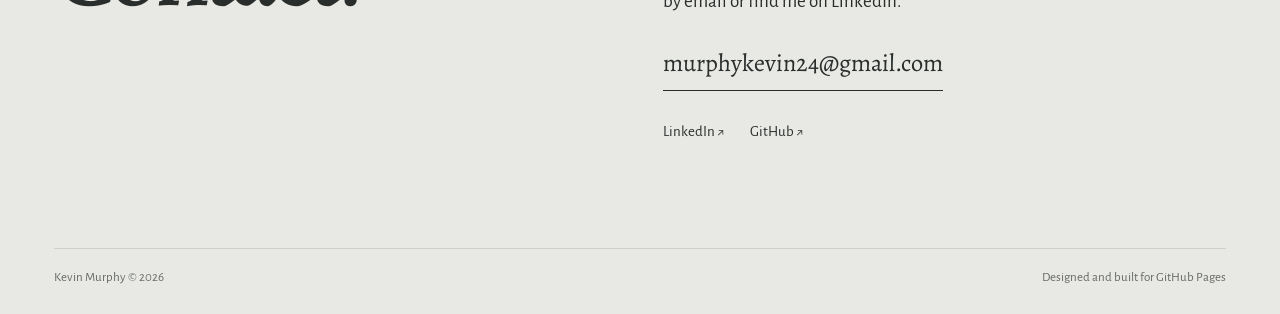
<file: projects/good-driver.html>
<!DOCTYPE html>
<html lang="en">
  <head>
    <meta charset="utf-8"/>
    <meta content="width=device-width,initial-scale=1" name="viewport"/>
    <meta content="light" name="color-scheme"/>
    <meta content="#faf9f5" name="theme-color"/>
    <title>Good Driver Incentive Program | Kevin Murphy</title>
    <meta
      content="A full-stack rewards platform connecting drivers, sponsor organizations and administrators."
      name="description"
    />
    <link href="../assets/favicon.svg" rel="icon" type="image/svg+xml"/>
    <link href="../styles.css" rel="stylesheet"/>
  </head>
  <body>
    <a class="skip" href="#main">Skip to content</a>
    <header class="site-top">
      <div class="wrap header">
        <a aria-label="Kevin Murphy homepage" class="brand" href="../index.html">
          Kevin Murphy<span class="period">.</span>
        </a>
        <nav aria-label="Main navigation" class="nav">
          <a href="../index.html#work">Work</a>
          <a href="../index.html#about">About</a>
          <a class="nav-contact" href="../index.html#contact">Contact</a>
        </nav>
      </div>
    </header>
    <main class="wrap" id="main">
      <a class="back-link" href="../index.html#work">← Back to selected work</a>
      <header class="article-lead">
        <div>
          <p class="eyebrow">Full-stack development · Team project</p>
          <h1 class="long-title">Good Driver Incentive Program</h1>
          <p class="dek">
            A full-stack rewards platform connecting drivers, sponsor organizations and
            administrators.
          </p>
        </div>
        <dl class="article-facts">
          <div>
            <dt>Format</dt>
            <dd>Web application</dd>
          </div>
          <div>
            <dt>Context</dt>
            <dd>Clemson University capstone / Team #06</dd>
          </div>
          <div>
            <dt>Tools</dt>
            <dd>Python, Django, MySQL, AWS Elastic Beanstalk, Amazon RDS, GitHub Actions</dd>
          </div>
        </dl>
      </header>
      <figure class="article-image">
        <img
          alt="Conceptual illustration of separate sponsor balances and rewards. Not an application screenshot."
          src="../assets/good-driver-preview.svg"
        />
        <figcaption>
          Conceptual illustration of separate sponsor balances and rewards. Not an application
          screenshot.
        </figcaption>
      </figure>
      <div class="article-flow">
        <section class="article-section">
          <h2>The idea</h2>
          <div class="copy">
            <p>
              Good Driver Incentive Program is a group capstone project at Clemson University. It is
              designed to encourage safer driving through a points-and-rewards system. Sponsor
              organizations can award or deduct points based on a driver’s performance, and drivers
              can use the points they earn to purchase products from that sponsor’s catalog.
            </p>
            <p>
              The challenge was building more than a single dashboard. The application needs to
              support three kinds of users, each with different permissions and business tasks.
            </p>
          </div>
        </section>
        <section class="article-section">
          <h2>Three sides of the application</h2>
          <div class="copy">
            <p>
              <strong>Drivers</strong> can apply to sponsors, see their balances, browse rewards,
              save favorites, check out and view their order history. <strong>Sponsors</strong>
              manage their own drivers, review applications, adjust points with reasons, and curate
              their own product catalogs. <strong>Administrators</strong> oversee users, sponsor
              organizations and reporting across the program.
            </p>
            <p>
              Reward product information can be imported using the Fake Store API. The application
              also includes notifications for changes such as point activity and orders.
            </p>
            <div class="process">
              <div>
                <small>01</small>
                <b>Driver</b>
                <span>Earn and redeem</span>
              </div>
              <div>
                <small>02</small>
                <b>Sponsor</b>
                <span>Award points and manage catalog</span>
              </div>
              <div>
                <small>03</small>
                <b>Admin</b>
                <span>Manage program</span>
              </div>
              <div>
                <small>04</small>
                <b>Reports</b>
                <span>Audit activity</span>
              </div>
            </div>
          </div>
        </section>
        <section class="article-section">
          <h2>The data problem</h2>
          <div class="copy">
            <p>
              A driver can be associated with more than one sponsor, but those point balances cannot
              be combined. Points earned with one organization should only purchase products in that
              organization’s catalog.
            </p>
            <p>
              The data model therefore keeps sponsor memberships and balances separate. Point
              changes are recorded in a ledger, and checkout relies on database transactions and row
              locking to check available points and keep purchases and balance updates consistent.
            </p>
            <p class="inline-small">
              For example, joining two sponsors gives the driver two separate reward accounts, not a
              single wallet. The diagram above illustrates that principle, not actual customer data.
            </p>
          </div>
        </section>
        <section class="article-section">
          <h2>Imports and reporting</h2>
          <div class="copy">
            <p>
              The program includes import tools for sponsor and administrator workflows.
              Pipe-delimited text files can be validated row by row, with errors reported and
              invalid rows skipped while valid rows continue processing. Sponsor uploads are
              constrained to their own organizations.
            </p>
            <p>
              Reporting supports date filters and CSV downloads for point history, reward purchases,
              invoices and audit activity. These features matter because business users need to
              review what happened, not just see the current balance.
            </p>
          </div>
        </section>
        <section class="article-section">
          <h2>Hosting and delivery</h2>
          <div class="copy">
            <p>
              The application is built with Django and server-rendered HTML/CSS. It uses MySQL on
              Amazon RDS and is hosted through AWS Elastic Beanstalk with Gunicorn. GitHub Actions
              runs tests against MySQL before main-branch deployments.
            </p>
            <p>
              This was a team-built system. The description here covers the project as a whole
              rather than claiming that I individually implemented every feature.
            </p>
            <p class="inline-small">
              The public site has an information page and login. Access to some dashboards requires
              an account. The repository is intentionally not linked because of the course’s
              academic privacy requirements.
            </p>
          </div>
        </section>
      </div>
      <div class="article-end">
        <div>
          <h2>See the application</h2>
          <p>
            The project is hosted online. The public information page is open; the role-specific
            dashboards require sign-in.
          </p>
        </div>
        <div class="article-actions">
          <a href="https://team06.cpsc4911.com/" rel="noopener noreferrer" target="_blank">
            Visit the hosted application ↗
          </a>
        </div>
      </div>
      <a class="article-next" href="chair-configurator.html">
        <span>Next project</span>
        <strong>3D Product Configurator ↗</strong>
      </a>
    </main>
    <footer class="footer" id="contact">
      <div class="wrap">
        <div class="footer-grid">
          <div>
            <div class="eyebrow">
              Get in touch
            </div>
            <h2>Contact.</h2>
          </div>
          <div class="footer-right">
            <p>
              Thanks for taking a look at my work. You can reach me by email or find me on LinkedIn.
            </p>
            <a class="footer-email" href="mailto:murphykevin24@gmail.com">
              murphykevin24@gmail.com
            </a>
            <div class="footer-links">
              <a
                href="https://www.linkedin.com/in/kevinmurphy1202/"
                rel="noopener noreferrer"
                target="_blank"
              >
                LinkedIn ↗
              </a>
              <a href="https://github.com/kevinmurphy02" rel="noopener noreferrer" target="_blank">
                GitHub ↗
              </a>
            </div>
          </div>
        </div>
        <div class="footer-meta">
          <span>Kevin Murphy © 2026</span>
          <span>Designed and built for GitHub Pages</span>
        </div>
      </div>
    </footer>
  </body>
</html>
</file>
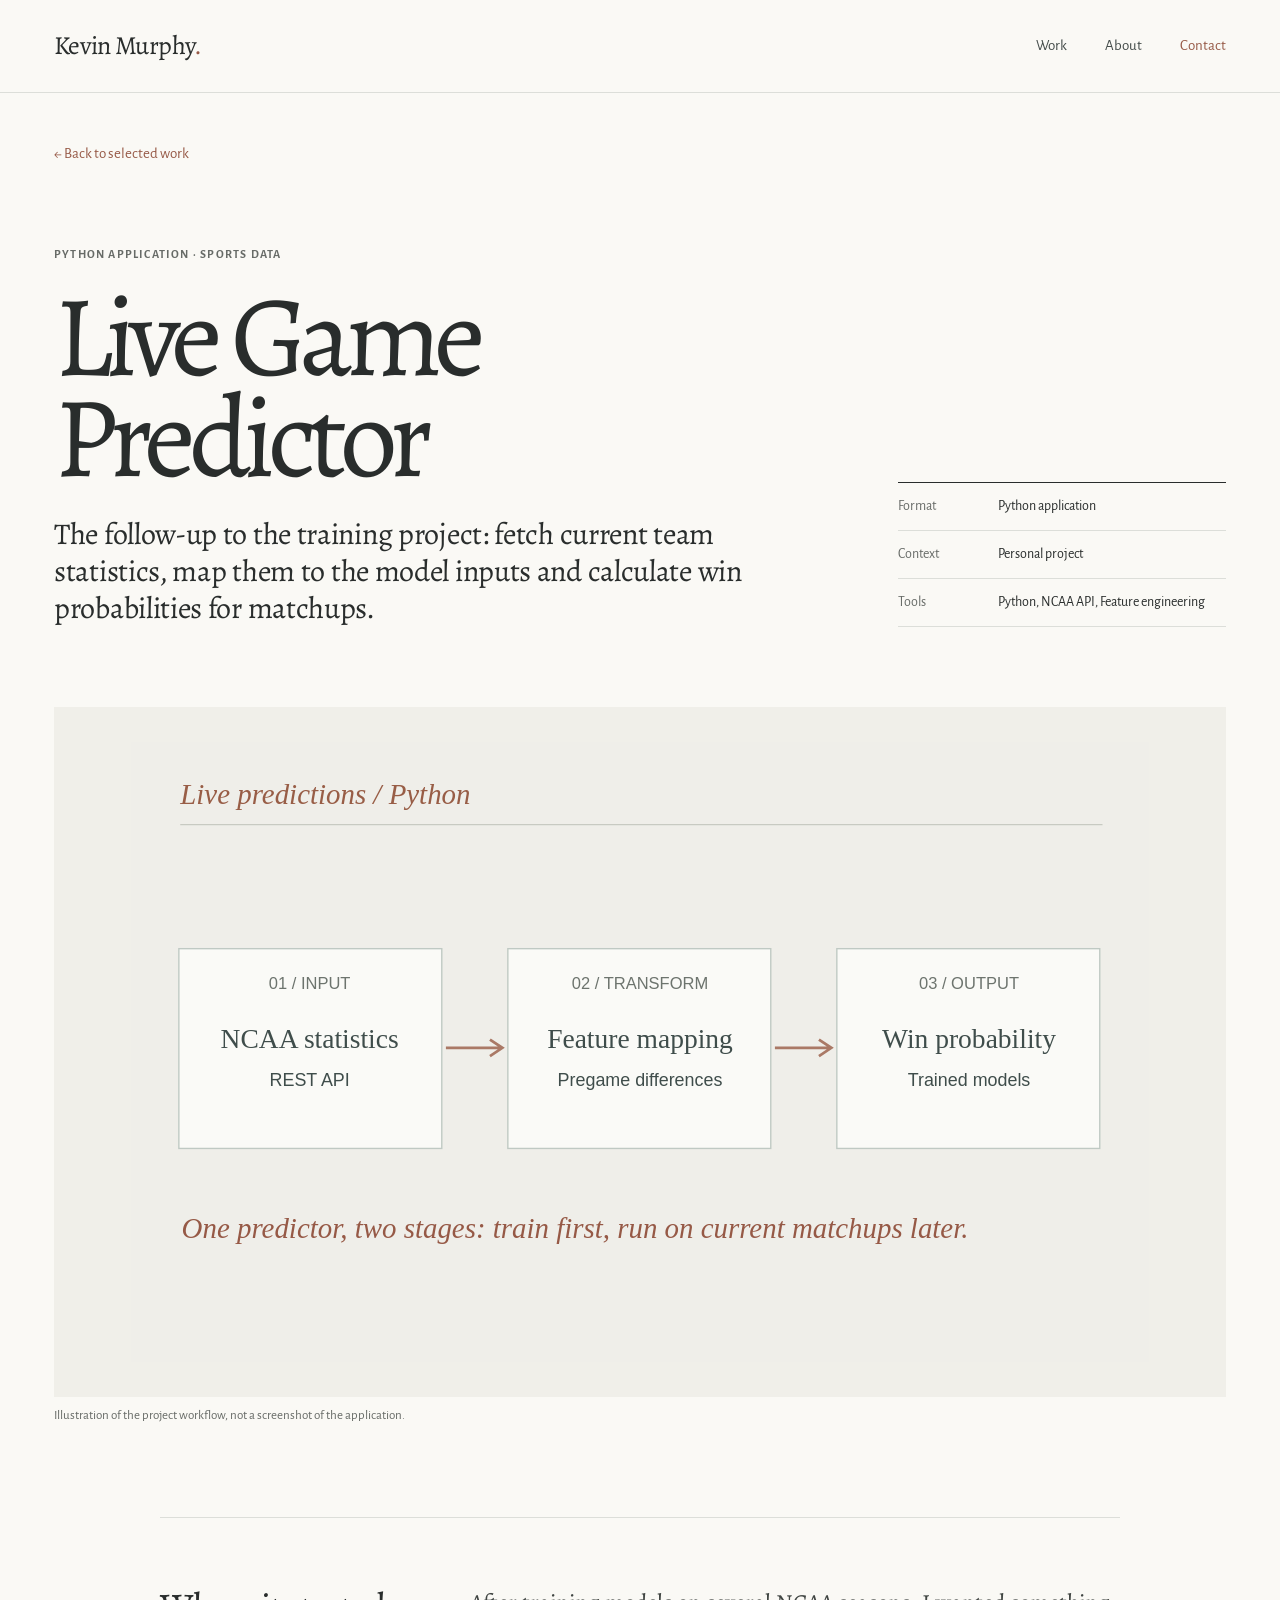
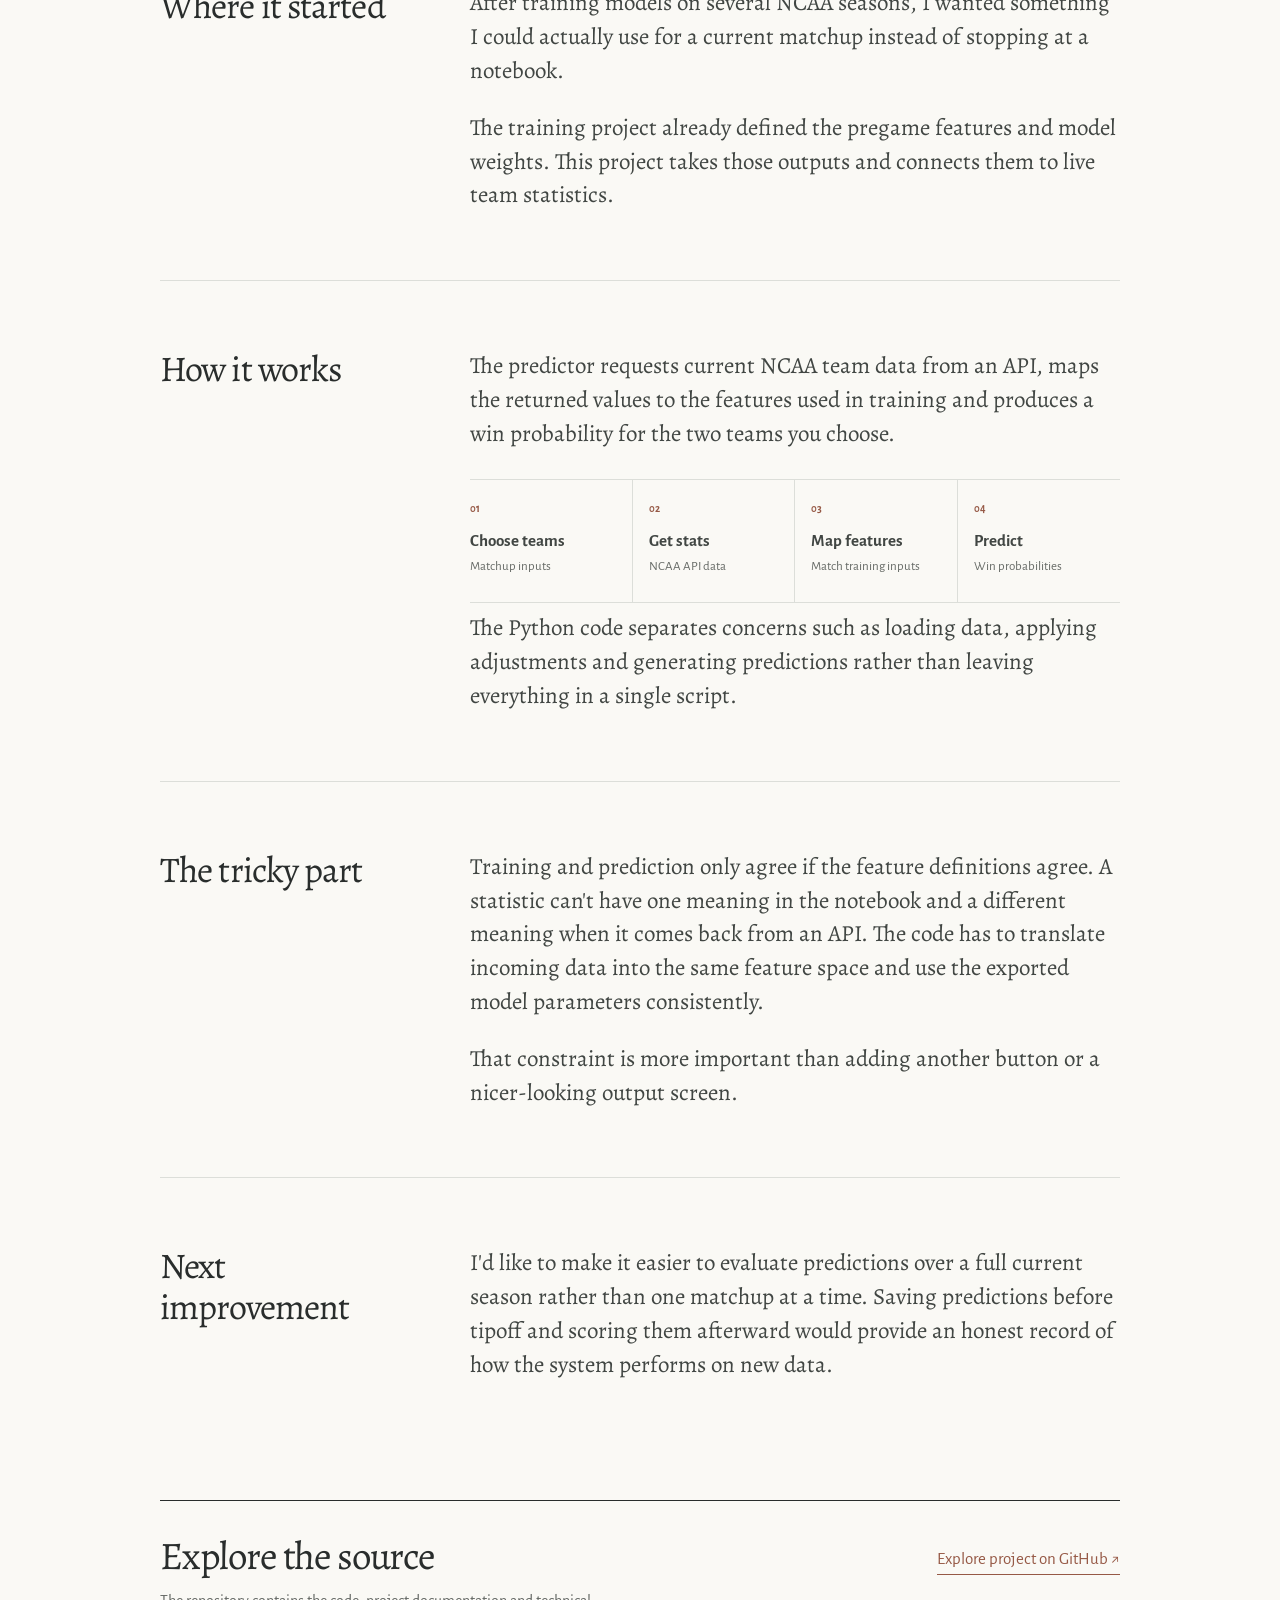
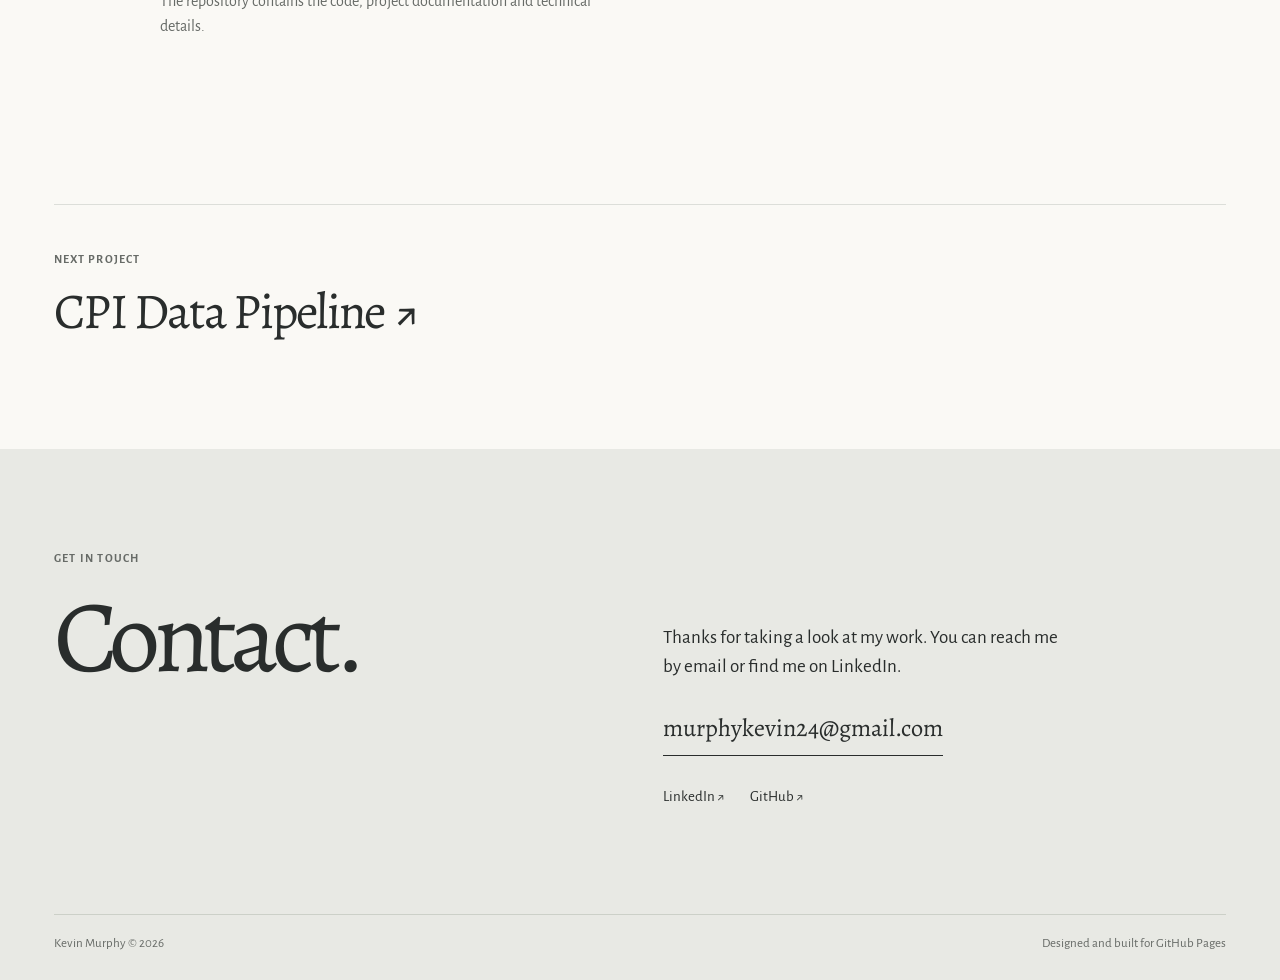
<file: projects/ncaa-predictor.html>
<!DOCTYPE html>
<html lang="en">
  <head>
    <meta charset="utf-8"/>
    <meta content="width=device-width,initial-scale=1" name="viewport"/>
    <meta content="light" name="color-scheme"/>
    <meta content="#faf9f5" name="theme-color"/>
    <title>Live Game Predictor | Kevin Murphy</title>
    <meta
      content="The follow-up to the training project: fetch current team statistics, map them to the model inputs and calculate win probabilities for matchups."
      name="description"
    />
    <link href="../assets/favicon.svg" rel="icon" type="image/svg+xml"/>
    <link href="../styles.css" rel="stylesheet"/>
  </head>
  <body>
    <a class="skip" href="#main">Skip to content</a>
    <header class="site-top">
      <div class="wrap header">
        <a aria-label="Kevin Murphy homepage" class="brand" href="../index.html">
          Kevin Murphy<span class="period">.</span>
        </a>
        <nav aria-label="Main navigation" class="nav">
          <a href="../index.html#work">Work</a>
          <a href="../index.html#about">About</a>
          <a class="nav-contact" href="../index.html#contact">Contact</a>
        </nav>
      </div>
    </header>
    <main class="wrap" id="main">
      <a class="back-link" href="../index.html#work">← Back to selected work</a>
      <header class="article-lead">
        <div>
          <p class="eyebrow">Python application · Sports data</p>
          <h1>Live Game Predictor</h1>
          <p class="dek">
            The follow-up to the training project: fetch current team statistics, map them to the
            model inputs and calculate win probabilities for matchups.
          </p>
        </div>
        <dl class="article-facts">
          <div>
            <dt>Format</dt>
            <dd>Python application</dd>
          </div>
          <div>
            <dt>Context</dt>
            <dd>Personal project</dd>
          </div>
          <div>
            <dt>Tools</dt>
            <dd>Python, NCAA API, Feature engineering</dd>
          </div>
        </dl>
      </header>
      <figure class="article-image">
        <img
          alt="Live NCAA statistics passing through feature mapping to model predictions"
          src="../assets/live-predictor.svg"
        />
        <figcaption>
          Illustration of the project workflow, not a screenshot of the application.
        </figcaption>
      </figure>
      <div class="article-flow">
        <section class="article-section">
          <h2>Where it started</h2>
          <div class="copy">
            <p>
              After training models on several NCAA seasons, I wanted something I could actually use
              for a current matchup instead of stopping at a notebook.
            </p>
            <p>
              The training project already defined the pregame features and model weights. This
              project takes those outputs and connects them to live team statistics.
            </p>
          </div>
        </section>
        <section class="article-section">
          <h2>How it works</h2>
          <div class="copy">
            <p>
              The predictor requests current NCAA team data from an API, maps the returned values to
              the features used in training and produces a win probability for the two teams you
              choose.
            </p>
            <div class="process">
              <div>
                <small>01</small>
                <b>Choose teams</b>
                <span>Matchup inputs</span>
              </div>
              <div>
                <small>02</small>
                <b>Get stats</b>
                <span>NCAA API data</span>
              </div>
              <div>
                <small>03</small>
                <b>Map features</b>
                <span>Match training inputs</span>
              </div>
              <div>
                <small>04</small>
                <b>Predict</b>
                <span>Win probabilities</span>
              </div>
            </div>
            <p>
              The Python code separates concerns such as loading data, applying adjustments and
              generating predictions rather than leaving everything in a single script.
            </p>
          </div>
        </section>
        <section class="article-section">
          <h2>The tricky part</h2>
          <div class="copy">
            <p>
              Training and prediction only agree if the feature definitions agree. A statistic can't
              have one meaning in the notebook and a different meaning when it comes back from an
              API. The code has to translate incoming data into the same feature space and use the
              exported model parameters consistently.
            </p>
            <p>
              That constraint is more important than adding another button or a nicer-looking output
              screen.
            </p>
          </div>
        </section>
        <section class="article-section">
          <h2>Next improvement</h2>
          <div class="copy">
            <p>
              I'd like to make it easier to evaluate predictions over a full current season rather
              than one matchup at a time. Saving predictions before tipoff and scoring them
              afterward would provide an honest record of how the system performs on new data.
            </p>
          </div>
        </section>
      </div>
      <div class="article-end">
        <div>
          <h2>Explore the source</h2>
          <p>The repository contains the code, project documentation and technical details.</p>
        </div>
        <div class="article-actions">
          <a
            href="https://github.com/kevinmurphy02/College_Basketball_Prediction_Model"
            rel="noopener noreferrer"
            target="_blank"
          >
            Explore project on GitHub ↗
          </a>
        </div>
      </div>
      <a class="article-next" href="cpi.html">
        <span>Next project</span>
        <strong>CPI Data Pipeline ↗</strong>
      </a>
    </main>
    <footer class="footer" id="contact">
      <div class="wrap">
        <div class="footer-grid">
          <div>
            <div class="eyebrow">
              Get in touch
            </div>
            <h2>Contact.</h2>
          </div>
          <div class="footer-right">
            <p>
              Thanks for taking a look at my work. You can reach me by email or find me on LinkedIn.
            </p>
            <a class="footer-email" href="mailto:murphykevin24@gmail.com">
              murphykevin24@gmail.com
            </a>
            <div class="footer-links">
              <a
                href="https://www.linkedin.com/in/kevinmurphy1202/"
                rel="noopener noreferrer"
                target="_blank"
              >
                LinkedIn ↗
              </a>
              <a href="https://github.com/kevinmurphy02" rel="noopener noreferrer" target="_blank">
                GitHub ↗
              </a>
            </div>
          </div>
        </div>
        <div class="footer-meta">
          <span>Kevin Murphy © 2026</span>
          <span>Designed and built for GitHub Pages</span>
        </div>
      </div>
    </footer>
  </body>
</html>
</file>
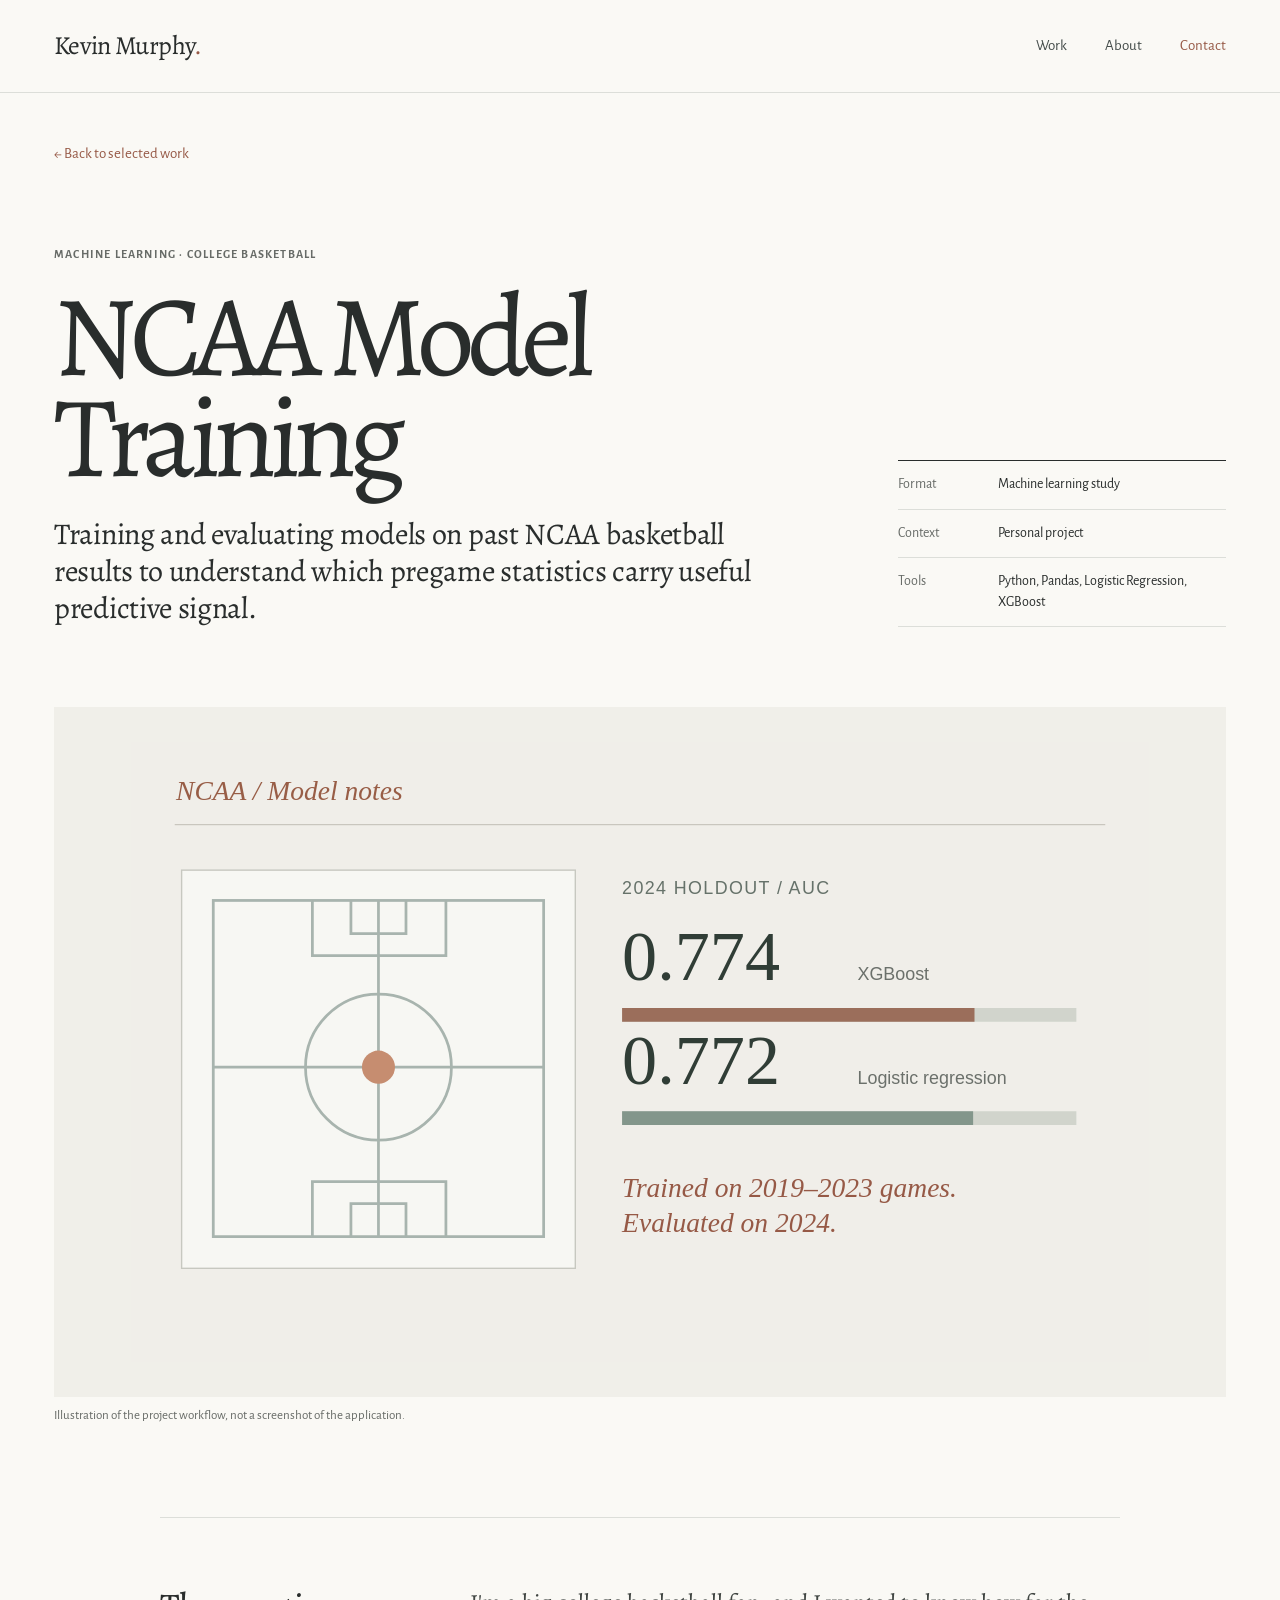
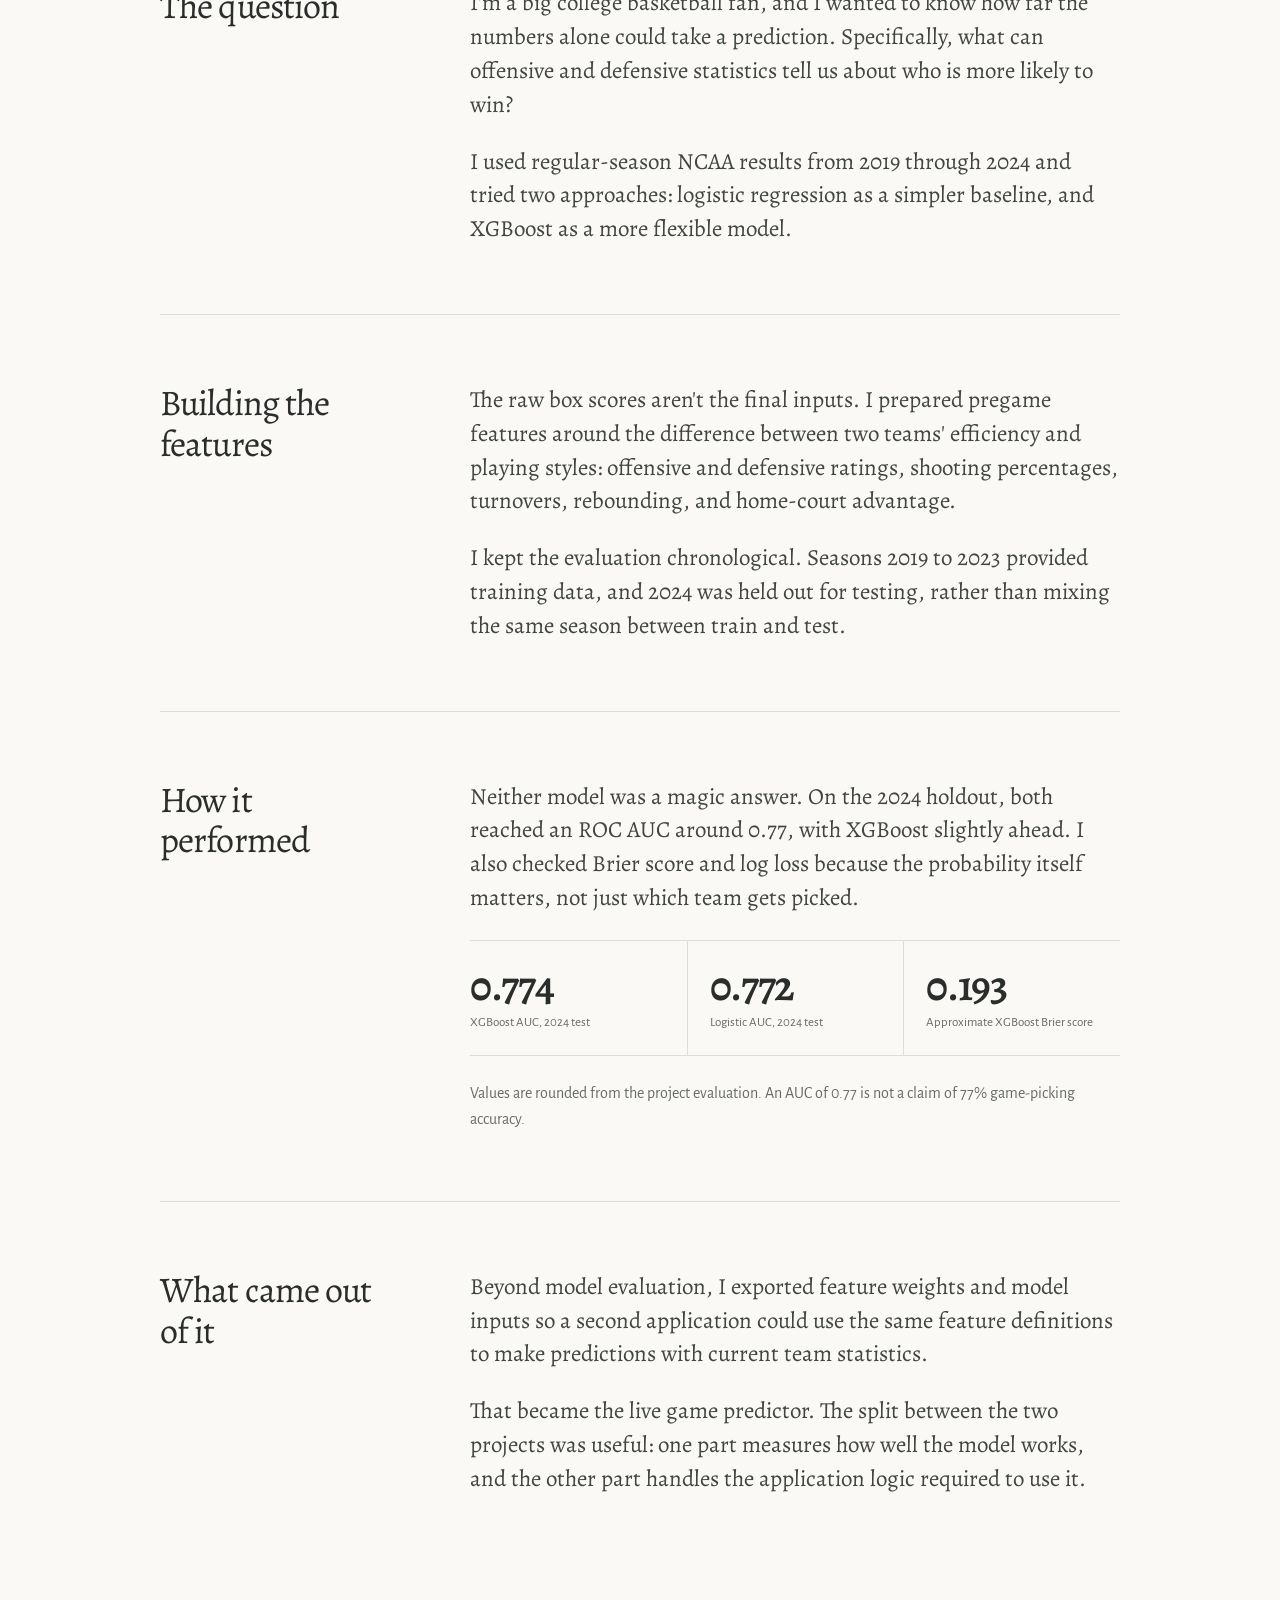
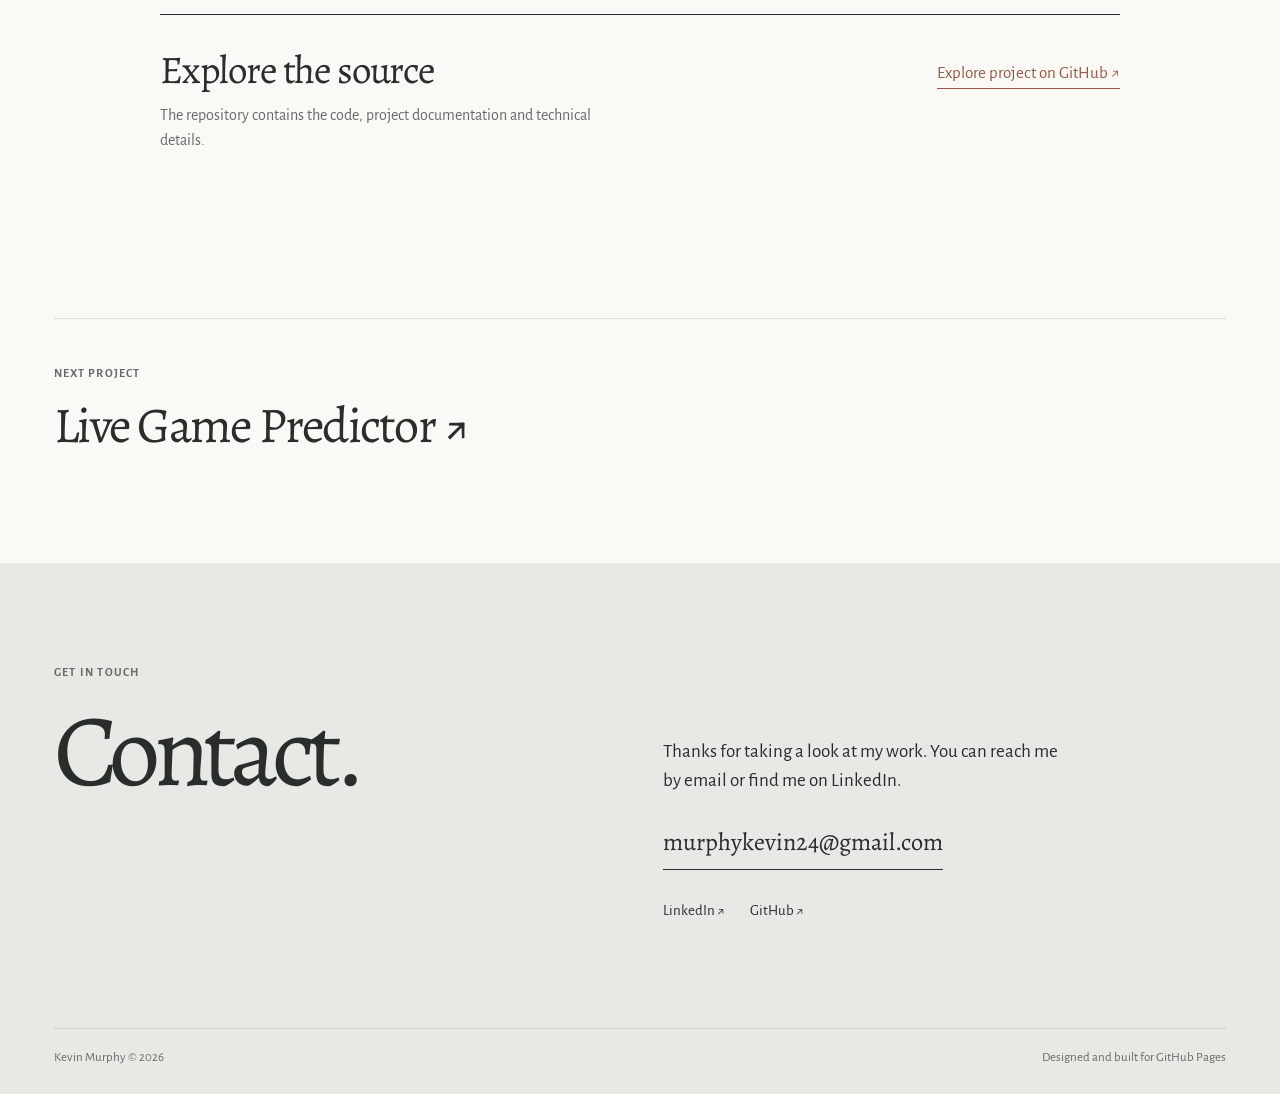
<file: projects/ncaa-training.html>
<!DOCTYPE html>
<html lang="en">
  <head>
    <meta charset="utf-8"/>
    <meta content="width=device-width,initial-scale=1" name="viewport"/>
    <meta content="light" name="color-scheme"/>
    <meta content="#faf9f5" name="theme-color"/>
    <title>NCAA Model Training | Kevin Murphy</title>
    <meta
      content="Training and evaluating models on past NCAA basketball results to understand which pregame statistics carry useful predictive signal."
      name="description"
    />
    <link href="../assets/favicon.svg" rel="icon" type="image/svg+xml"/>
    <link href="../styles.css" rel="stylesheet"/>
  </head>
  <body>
    <a class="skip" href="#main">Skip to content</a>
    <header class="site-top">
      <div class="wrap header">
        <a aria-label="Kevin Murphy homepage" class="brand" href="../index.html">
          Kevin Murphy<span class="period">.</span>
        </a>
        <nav aria-label="Main navigation" class="nav">
          <a href="../index.html#work">Work</a>
          <a href="../index.html#about">About</a>
          <a class="nav-contact" href="../index.html#contact">Contact</a>
        </nav>
      </div>
    </header>
    <main class="wrap" id="main">
      <a class="back-link" href="../index.html#work">← Back to selected work</a>
      <header class="article-lead">
        <div>
          <p class="eyebrow">Machine learning · College basketball</p>
          <h1>NCAA Model Training</h1>
          <p class="dek">
            Training and evaluating models on past NCAA basketball results to understand which
            pregame statistics carry useful predictive signal.
          </p>
        </div>
        <dl class="article-facts">
          <div>
            <dt>Format</dt>
            <dd>Machine learning study</dd>
          </div>
          <div>
            <dt>Context</dt>
            <dd>Personal project</dd>
          </div>
          <div>
            <dt>Tools</dt>
            <dd>Python, Pandas, Logistic Regression, XGBoost</dd>
          </div>
        </dl>
      </header>
      <figure class="article-image">
        <img
          alt="Basketball court sketch and held-out performance of two machine learning models"
          src="../assets/basketball-model.svg"
        />
        <figcaption>
          Illustration of the project workflow, not a screenshot of the application.
        </figcaption>
      </figure>
      <div class="article-flow">
        <section class="article-section">
          <h2>The question</h2>
          <div class="copy">
            <p>
              I'm a big college basketball fan, and I wanted to know how far the numbers alone could
              take a prediction. Specifically, what can offensive and defensive statistics tell us
              about who is more likely to win?
            </p>
            <p>
              I used regular-season NCAA results from 2019 through 2024 and tried two approaches:
              logistic regression as a simpler baseline, and XGBoost as a more flexible model.
            </p>
          </div>
        </section>
        <section class="article-section">
          <h2>Building the features</h2>
          <div class="copy">
            <p>
              The raw box scores aren't the final inputs. I prepared pregame features around the
              difference between two teams' efficiency and playing styles: offensive and defensive
              ratings, shooting percentages, turnovers, rebounding, and home-court advantage.
            </p>
            <p>
              I kept the evaluation chronological. Seasons 2019 to 2023 provided training data, and
              2024 was held out for testing, rather than mixing the same season between train and
              test.
            </p>
          </div>
        </section>
        <section class="article-section">
          <h2>How it performed</h2>
          <div class="copy">
            <p>
              Neither model was a magic answer. On the 2024 holdout, both reached an ROC AUC around
              0.77, with XGBoost slightly ahead. I also checked Brier score and log loss because the
              probability itself matters, not just which team gets picked.
            </p>
            <div class="metric-strip">
              <div class="metric">
                <strong>0.774</strong>
                <span>XGBoost AUC, 2024 test</span>
              </div>
              <div class="metric">
                <strong>0.772</strong>
                <span>Logistic AUC, 2024 test</span>
              </div>
              <div class="metric">
                <strong>0.193</strong>
                <span>Approximate XGBoost Brier score</span>
              </div>
            </div>
            <p class="inline-small">
              Values are rounded from the project evaluation. An AUC of 0.77 is not a claim of 77%
              game-picking accuracy.
            </p>
          </div>
        </section>
        <section class="article-section">
          <h2>What came out of it</h2>
          <div class="copy">
            <p>
              Beyond model evaluation, I exported feature weights and model inputs so a second
              application could use the same feature definitions to make predictions with current
              team statistics.
            </p>
            <p>
              That became the live game predictor. The split between the two projects was useful:
              one part measures how well the model works, and the other part handles the application
              logic required to use it.
            </p>
          </div>
        </section>
      </div>
      <div class="article-end">
        <div>
          <h2>Explore the source</h2>
          <p>The repository contains the code, project documentation and technical details.</p>
        </div>
        <div class="article-actions">
          <a
            href="https://github.com/kevinmurphy02/College_Basketball_Training_Model"
            rel="noopener noreferrer"
            target="_blank"
          >
            Explore project on GitHub ↗
          </a>
        </div>
      </div>
      <a class="article-next" href="ncaa-predictor.html">
        <span>Next project</span>
        <strong>Live Game Predictor ↗</strong>
      </a>
    </main>
    <footer class="footer" id="contact">
      <div class="wrap">
        <div class="footer-grid">
          <div>
            <div class="eyebrow">
              Get in touch
            </div>
            <h2>Contact.</h2>
          </div>
          <div class="footer-right">
            <p>
              Thanks for taking a look at my work. You can reach me by email or find me on LinkedIn.
            </p>
            <a class="footer-email" href="mailto:murphykevin24@gmail.com">
              murphykevin24@gmail.com
            </a>
            <div class="footer-links">
              <a
                href="https://www.linkedin.com/in/kevinmurphy1202/"
                rel="noopener noreferrer"
                target="_blank"
              >
                LinkedIn ↗
              </a>
              <a href="https://github.com/kevinmurphy02" rel="noopener noreferrer" target="_blank">
                GitHub ↗
              </a>
            </div>
          </div>
        </div>
        <div class="footer-meta">
          <span>Kevin Murphy © 2026</span>
          <span>Designed and built for GitHub Pages</span>
        </div>
      </div>
    </footer>
  </body>
</html>
</file>
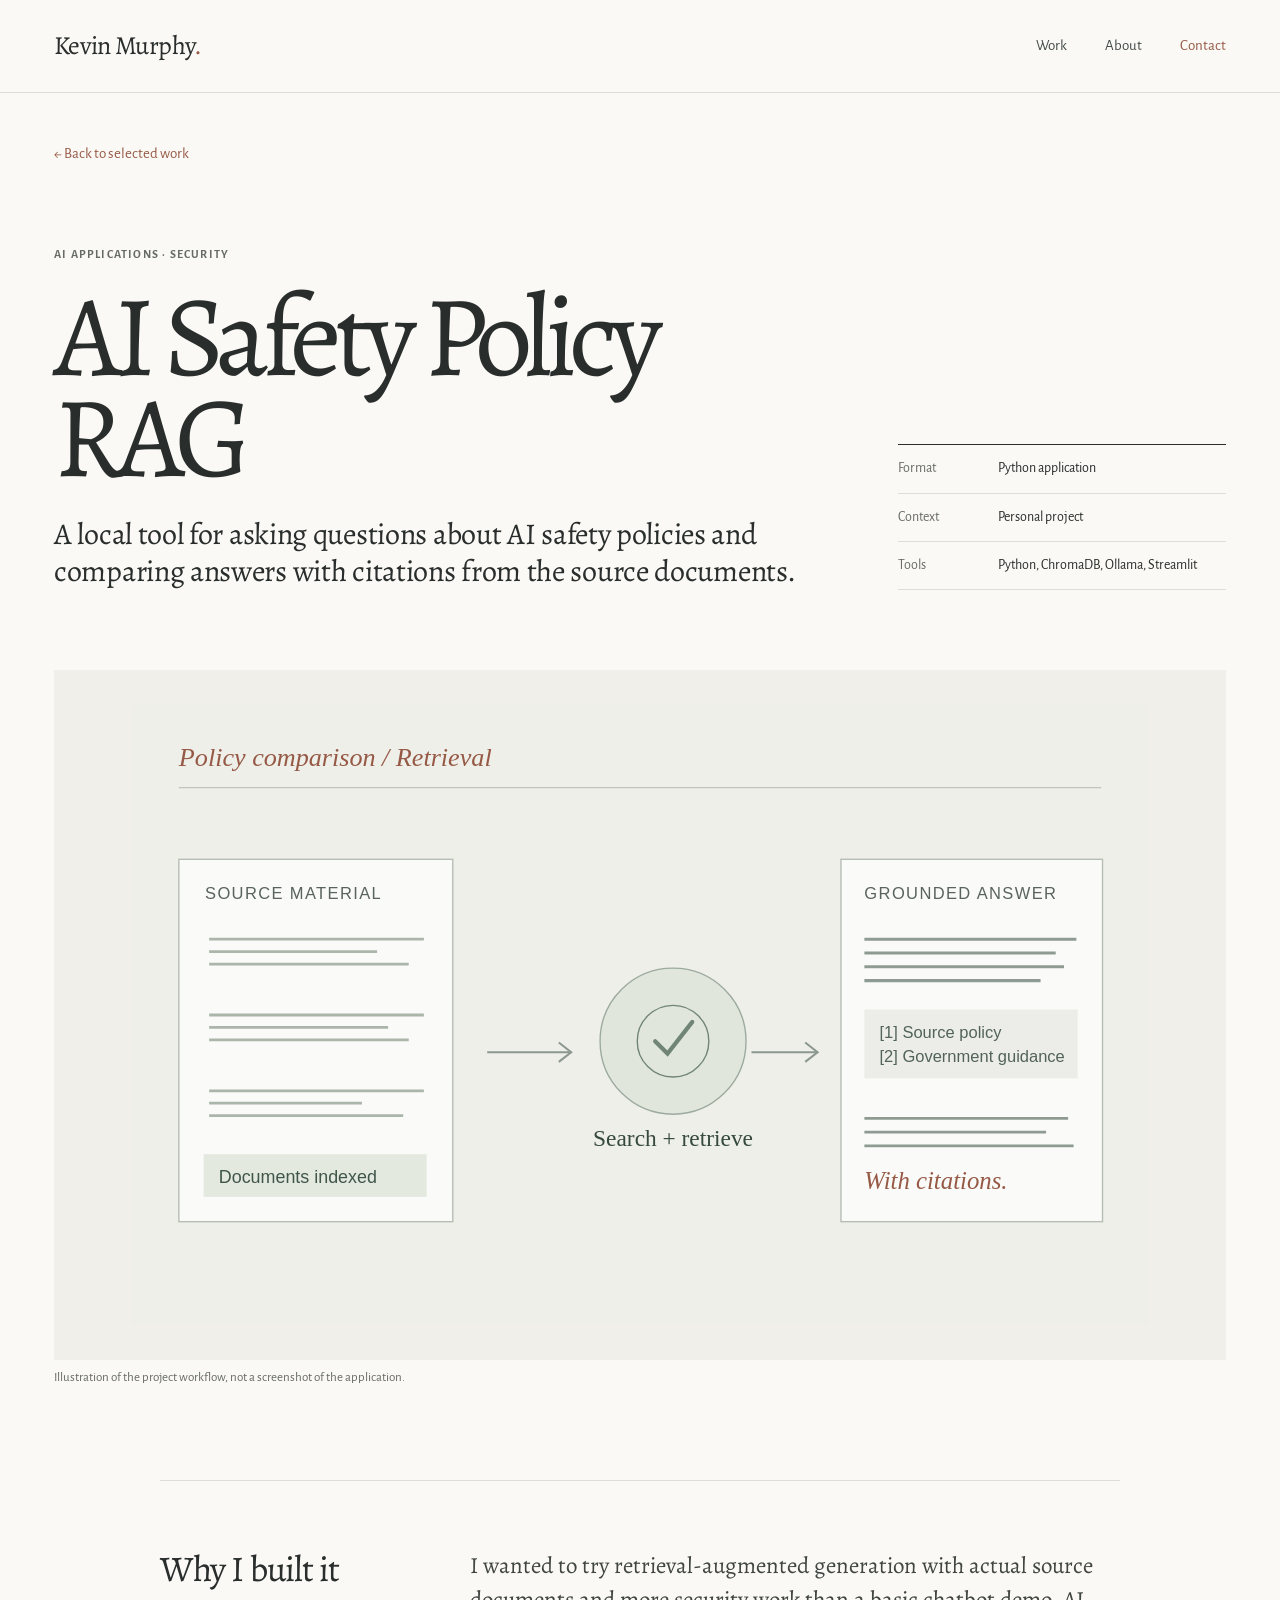
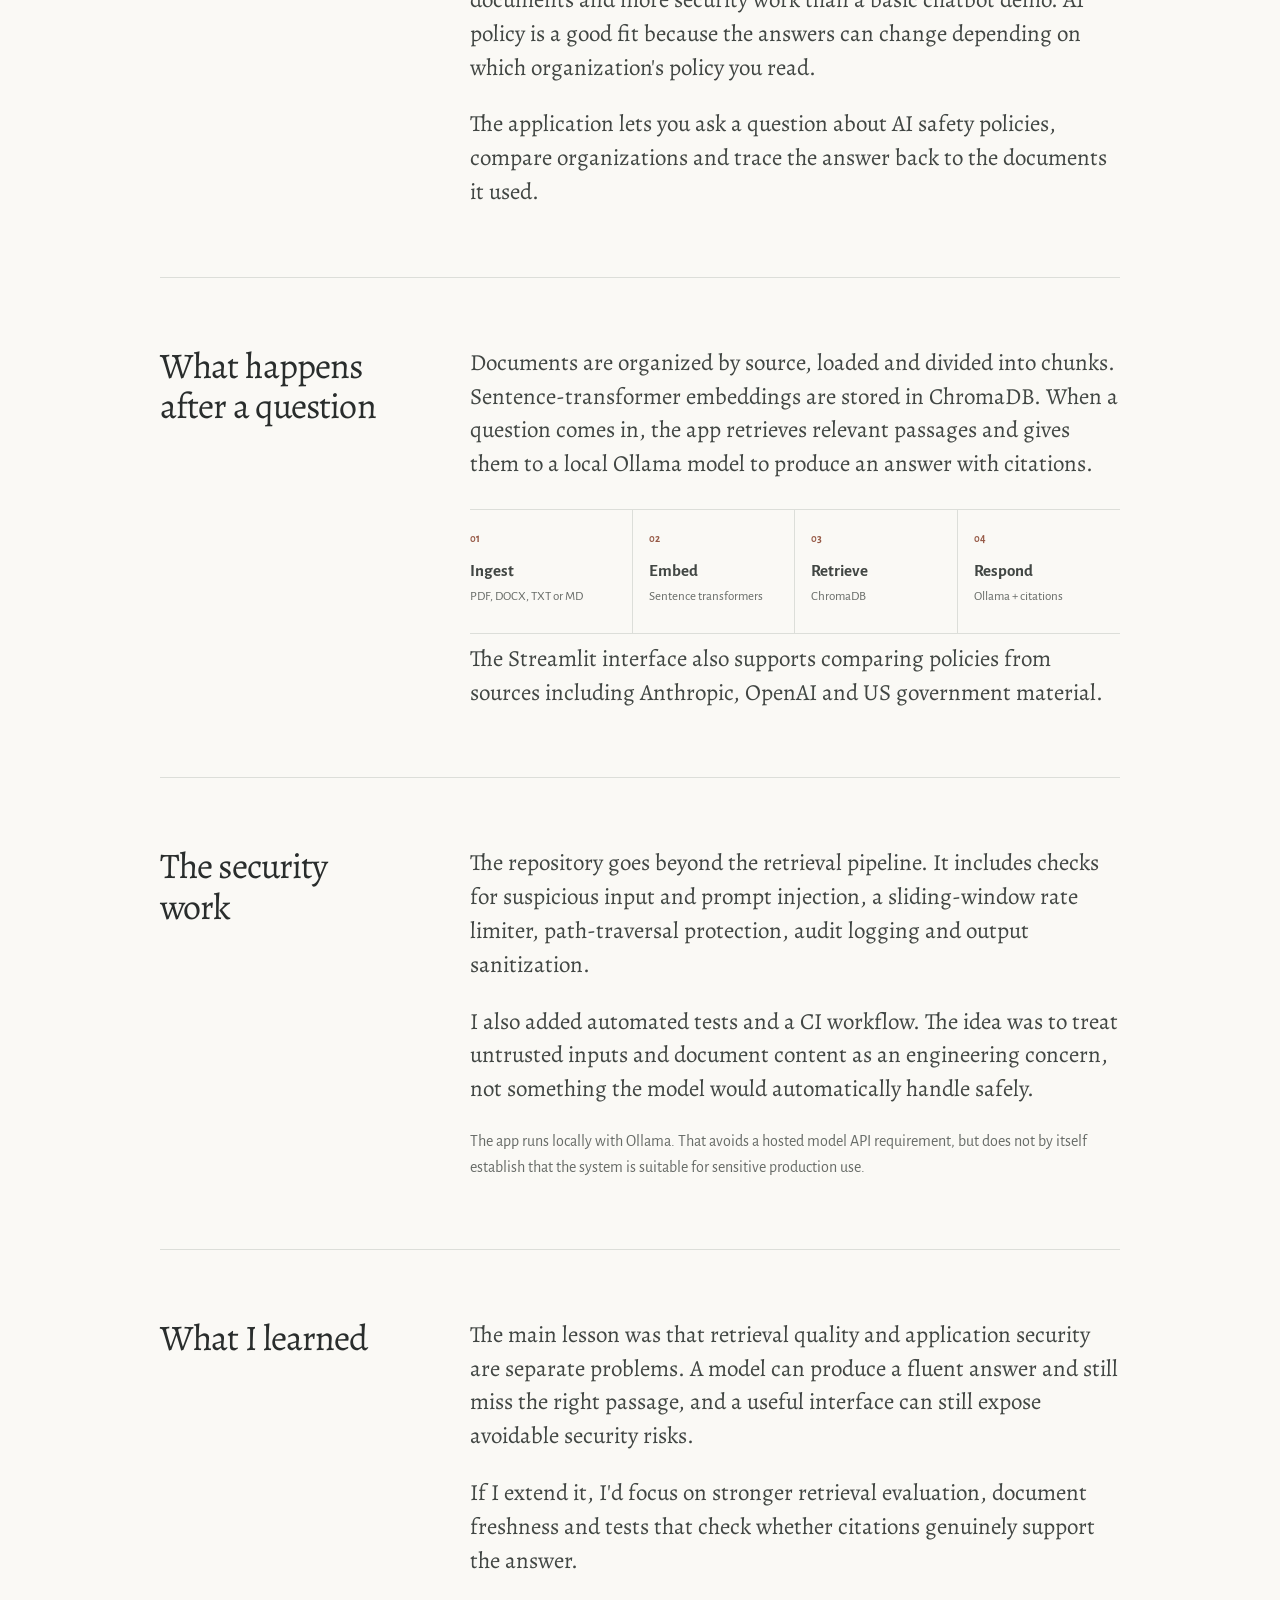
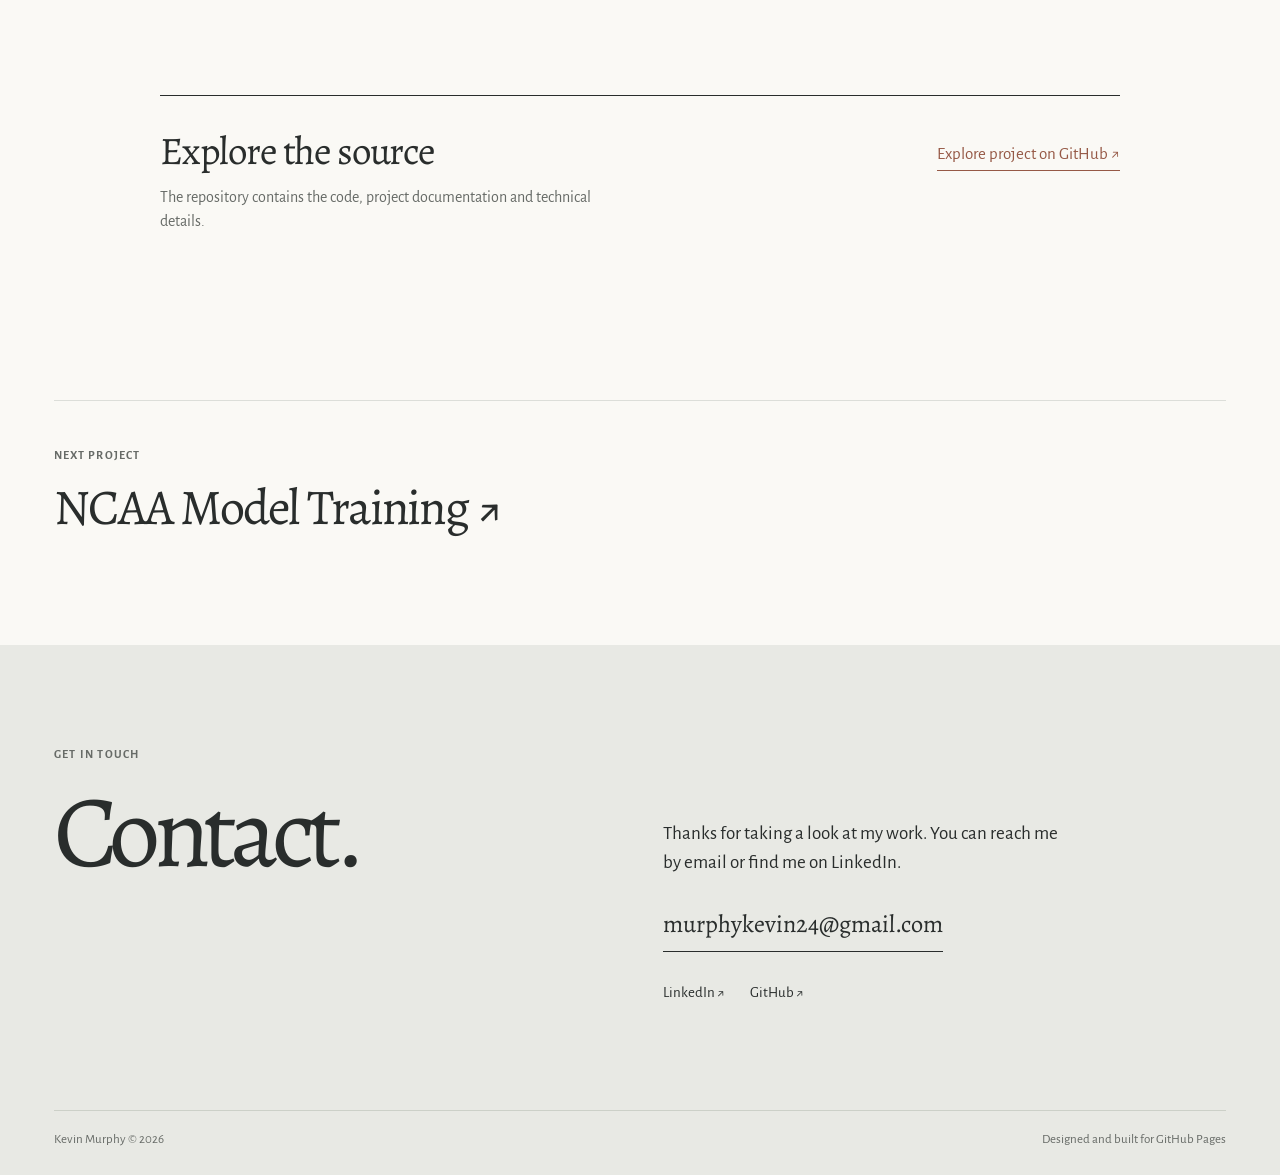
<file: projects/rag.html>
<!DOCTYPE html>
<html lang="en">
  <head>
    <meta charset="utf-8"/>
    <meta content="width=device-width,initial-scale=1" name="viewport"/>
    <meta content="light" name="color-scheme"/>
    <meta content="#faf9f5" name="theme-color"/>
    <title>AI Safety Policy RAG | Kevin Murphy</title>
    <meta
      content="A local tool for asking questions about AI safety policies and comparing answers with citations from the source documents."
      name="description"
    />
    <link href="../assets/favicon.svg" rel="icon" type="image/svg+xml"/>
    <link href="../styles.css" rel="stylesheet"/>
  </head>
  <body>
    <a class="skip" href="#main">Skip to content</a>
    <header class="site-top">
      <div class="wrap header">
        <a aria-label="Kevin Murphy homepage" class="brand" href="../index.html">
          Kevin Murphy<span class="period">.</span>
        </a>
        <nav aria-label="Main navigation" class="nav">
          <a href="../index.html#work">Work</a>
          <a href="../index.html#about">About</a>
          <a class="nav-contact" href="../index.html#contact">Contact</a>
        </nav>
      </div>
    </header>
    <main class="wrap" id="main">
      <a class="back-link" href="../index.html#work">← Back to selected work</a>
      <header class="article-lead">
        <div>
          <p class="eyebrow">AI applications · Security</p>
          <h1>AI Safety Policy RAG</h1>
          <p class="dek">
            A local tool for asking questions about AI safety policies and comparing answers with
            citations from the source documents.
          </p>
        </div>
        <dl class="article-facts">
          <div>
            <dt>Format</dt>
            <dd>Python application</dd>
          </div>
          <div>
            <dt>Context</dt>
            <dd>Personal project</dd>
          </div>
          <div>
            <dt>Tools</dt>
            <dd>Python, ChromaDB, Ollama, Streamlit</dd>
          </div>
        </dl>
      </header>
      <figure class="article-image">
        <img
          alt="Diagram of AI governance documents feeding a citation-grounded answer"
          src="../assets/rag-illustration.svg"
        />
        <figcaption>
          Illustration of the project workflow, not a screenshot of the application.
        </figcaption>
      </figure>
      <div class="article-flow">
        <section class="article-section">
          <h2>Why I built it</h2>
          <div class="copy">
            <p>
              I wanted to try retrieval-augmented generation with actual source documents and more
              security work than a basic chatbot demo. AI policy is a good fit because the answers
              can change depending on which organization's policy you read.
            </p>
            <p>
              The application lets you ask a question about AI safety policies, compare
              organizations and trace the answer back to the documents it used.
            </p>
          </div>
        </section>
        <section class="article-section">
          <h2>What happens after a question</h2>
          <div class="copy">
            <p>
              Documents are organized by source, loaded and divided into chunks.
              Sentence-transformer embeddings are stored in ChromaDB. When a question comes in, the
              app retrieves relevant passages and gives them to a local Ollama model to produce an
              answer with citations.
            </p>
            <div class="process">
              <div>
                <small>01</small>
                <b>Ingest</b>
                <span>PDF, DOCX, TXT or MD</span>
              </div>
              <div>
                <small>02</small>
                <b>Embed</b>
                <span>Sentence transformers</span>
              </div>
              <div>
                <small>03</small>
                <b>Retrieve</b>
                <span>ChromaDB</span>
              </div>
              <div>
                <small>04</small>
                <b>Respond</b>
                <span>Ollama + citations</span>
              </div>
            </div>
            <p>
              The Streamlit interface also supports comparing policies from sources including
              Anthropic, OpenAI and US government material.
            </p>
          </div>
        </section>
        <section class="article-section">
          <h2>The security work</h2>
          <div class="copy">
            <p>
              The repository goes beyond the retrieval pipeline. It includes checks for suspicious
              input and prompt injection, a sliding-window rate limiter, path-traversal protection,
              audit logging and output sanitization.
            </p>
            <p>
              I also added automated tests and a CI workflow. The idea was to treat untrusted inputs
              and document content as an engineering concern, not something the model would
              automatically handle safely.
            </p>
            <p class="inline-small">
              The app runs locally with Ollama. That avoids a hosted model API requirement, but does
              not by itself establish that the system is suitable for sensitive production use.
            </p>
          </div>
        </section>
        <section class="article-section">
          <h2>What I learned</h2>
          <div class="copy">
            <p>
              The main lesson was that retrieval quality and application security are separate
              problems. A model can produce a fluent answer and still miss the right passage, and a
              useful interface can still expose avoidable security risks.
            </p>
            <p>
              If I extend it, I'd focus on stronger retrieval evaluation, document freshness and
              tests that check whether citations genuinely support the answer.
            </p>
          </div>
        </section>
      </div>
      <div class="article-end">
        <div>
          <h2>Explore the source</h2>
          <p>The repository contains the code, project documentation and technical details.</p>
        </div>
        <div class="article-actions">
          <a
            href="https://github.com/kevinmurphy02/ai_safety_policy_RAG"
            rel="noopener noreferrer"
            target="_blank"
          >
            Explore project on GitHub ↗
          </a>
        </div>
      </div>
      <a class="article-next" href="ncaa-training.html">
        <span>Next project</span>
        <strong>NCAA Model Training ↗</strong>
      </a>
    </main>
    <footer class="footer" id="contact">
      <div class="wrap">
        <div class="footer-grid">
          <div>
            <div class="eyebrow">
              Get in touch
            </div>
            <h2>Contact.</h2>
          </div>
          <div class="footer-right">
            <p>
              Thanks for taking a look at my work. You can reach me by email or find me on LinkedIn.
            </p>
            <a class="footer-email" href="mailto:murphykevin24@gmail.com">
              murphykevin24@gmail.com
            </a>
            <div class="footer-links">
              <a
                href="https://www.linkedin.com/in/kevinmurphy1202/"
                rel="noopener noreferrer"
                target="_blank"
              >
                LinkedIn ↗
              </a>
              <a href="https://github.com/kevinmurphy02" rel="noopener noreferrer" target="_blank">
                GitHub ↗
              </a>
            </div>
          </div>
        </div>
        <div class="footer-meta">
          <span>Kevin Murphy © 2026</span>
          <span>Designed and built for GitHub Pages</span>
        </div>
      </div>
    </footer>
  </body>
</html>
</file>
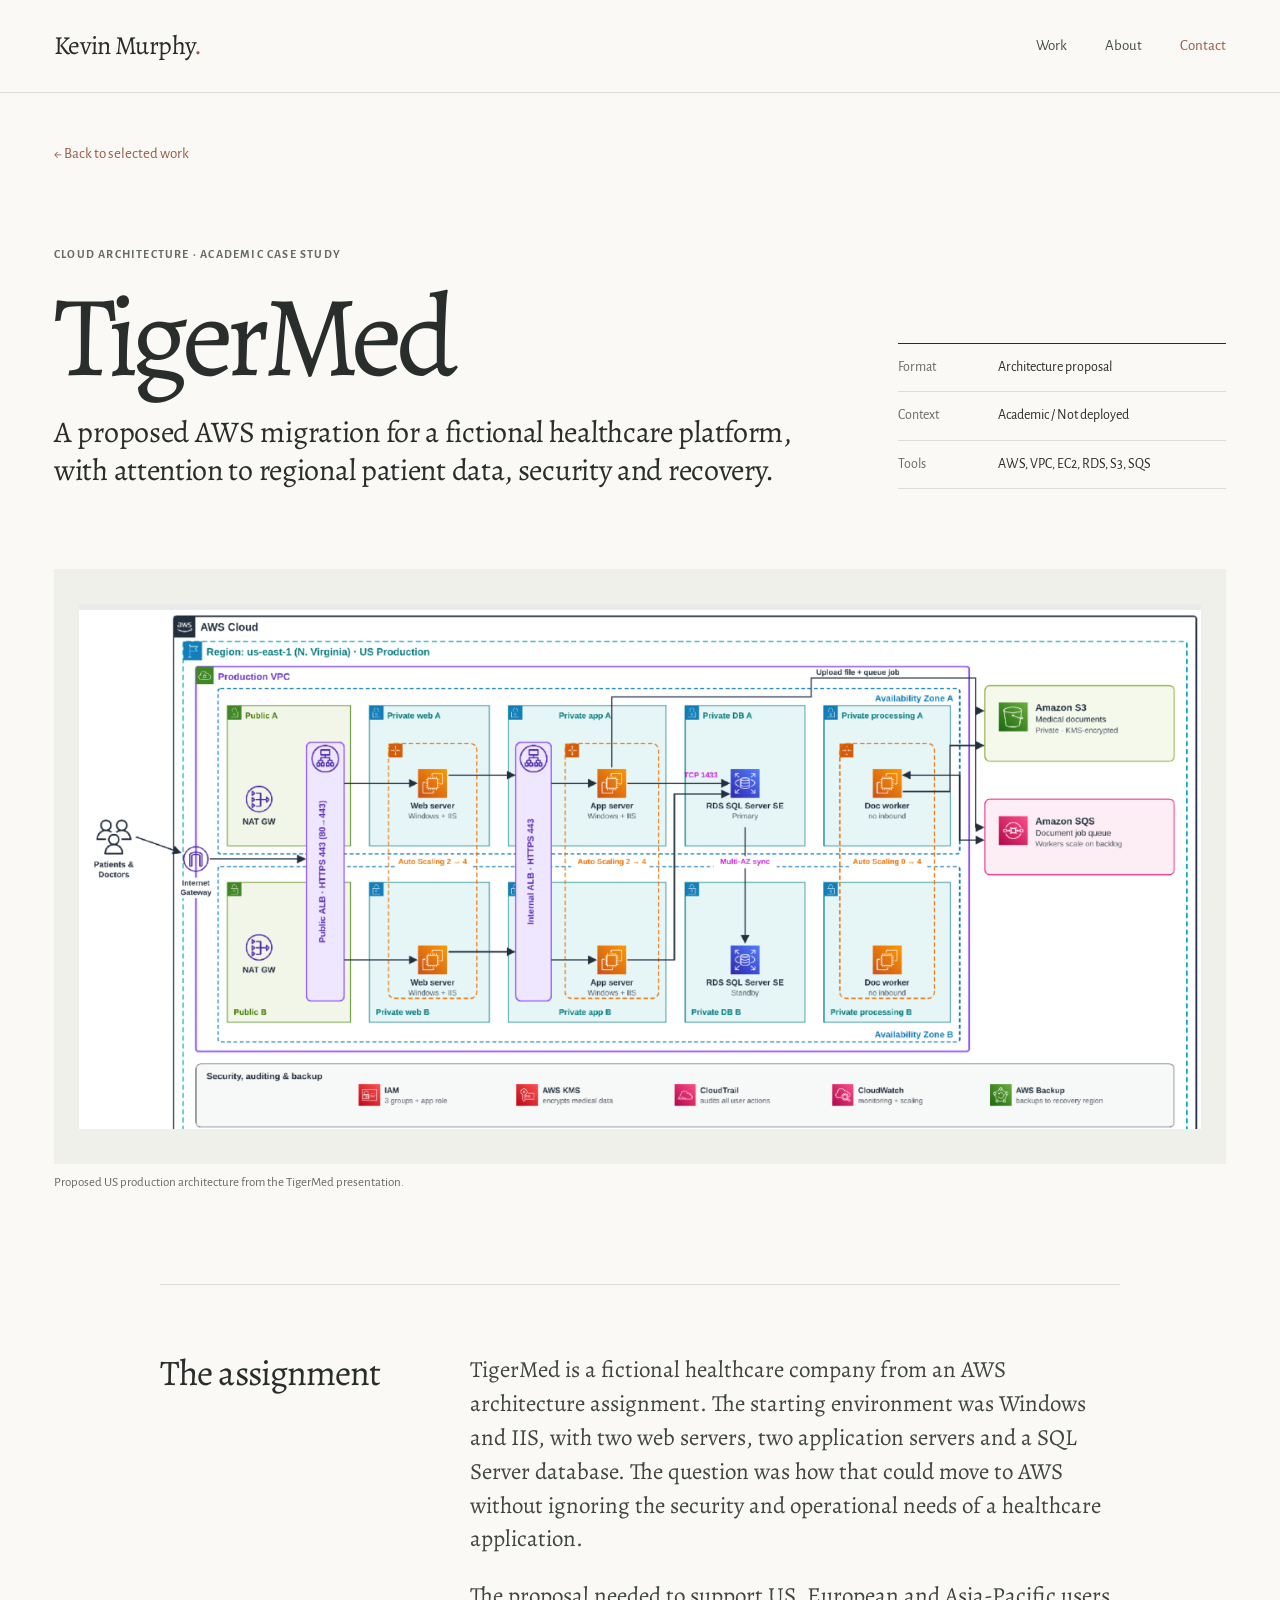
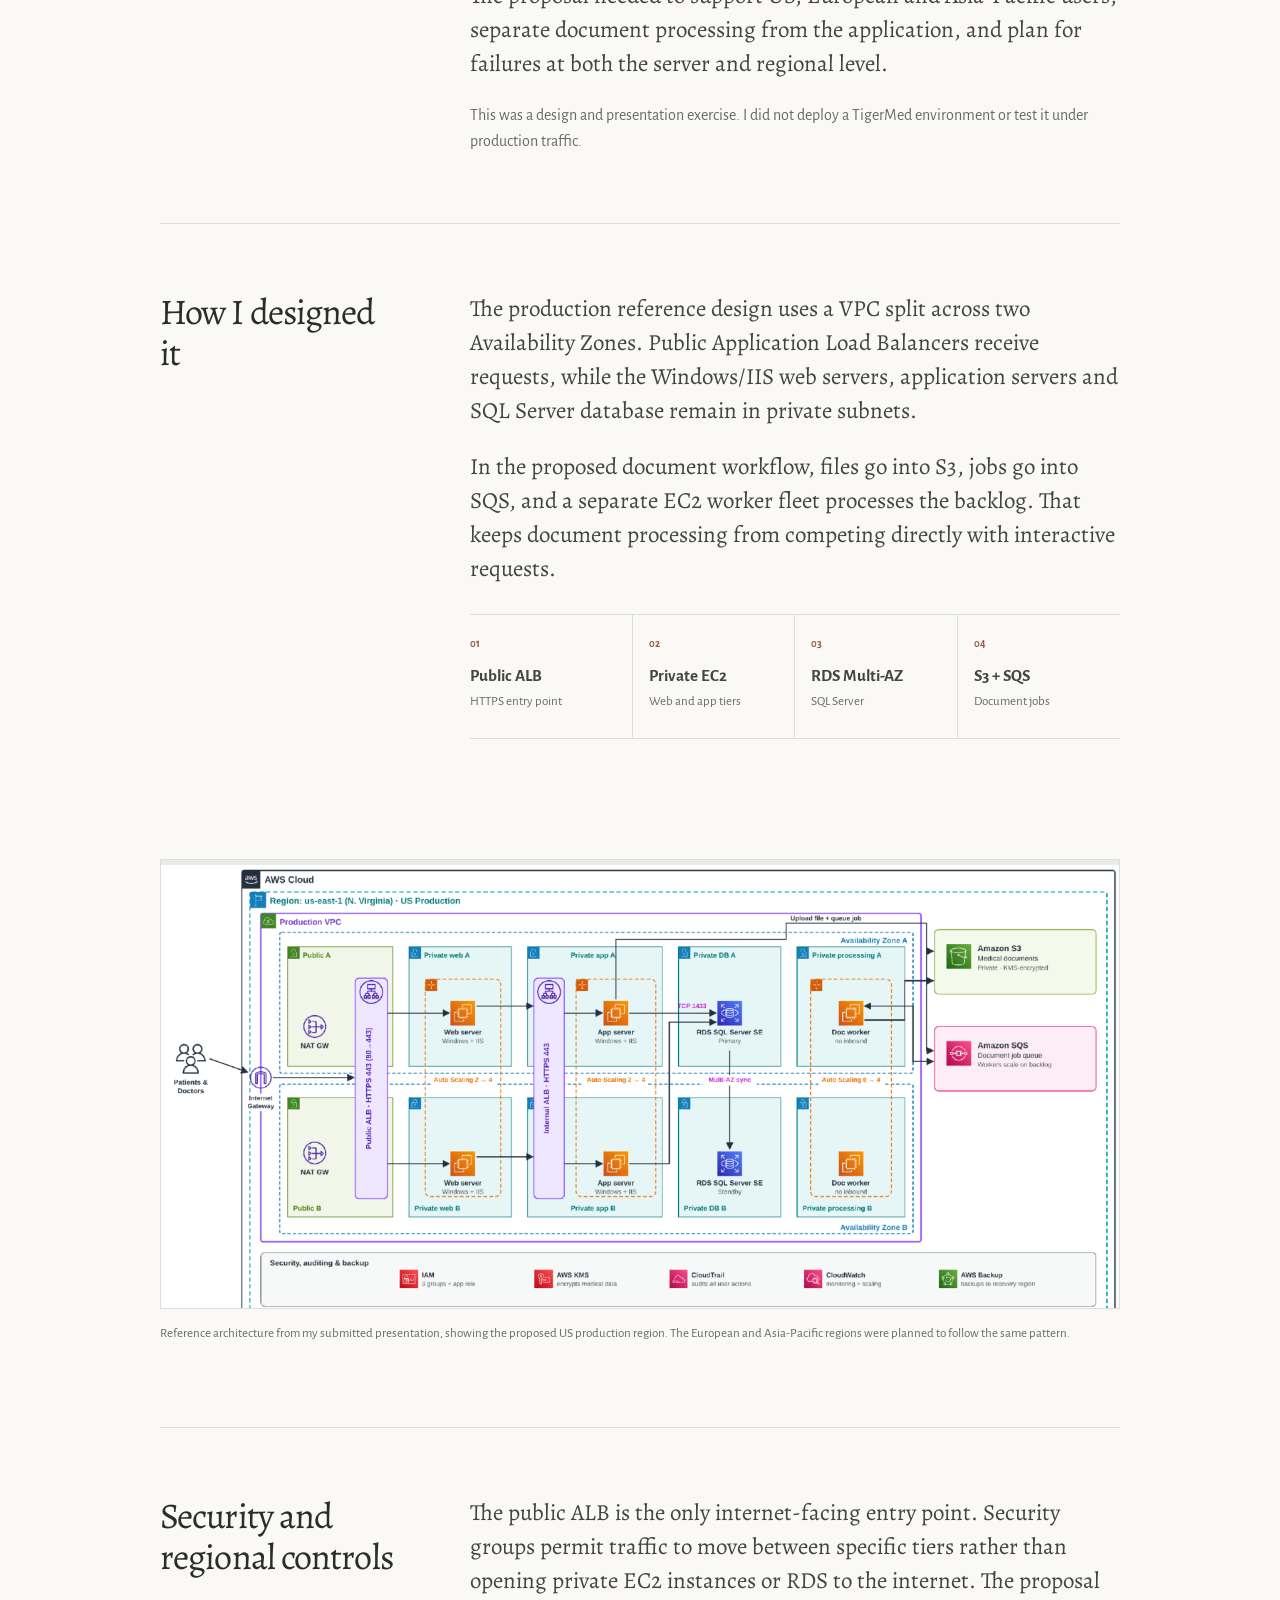
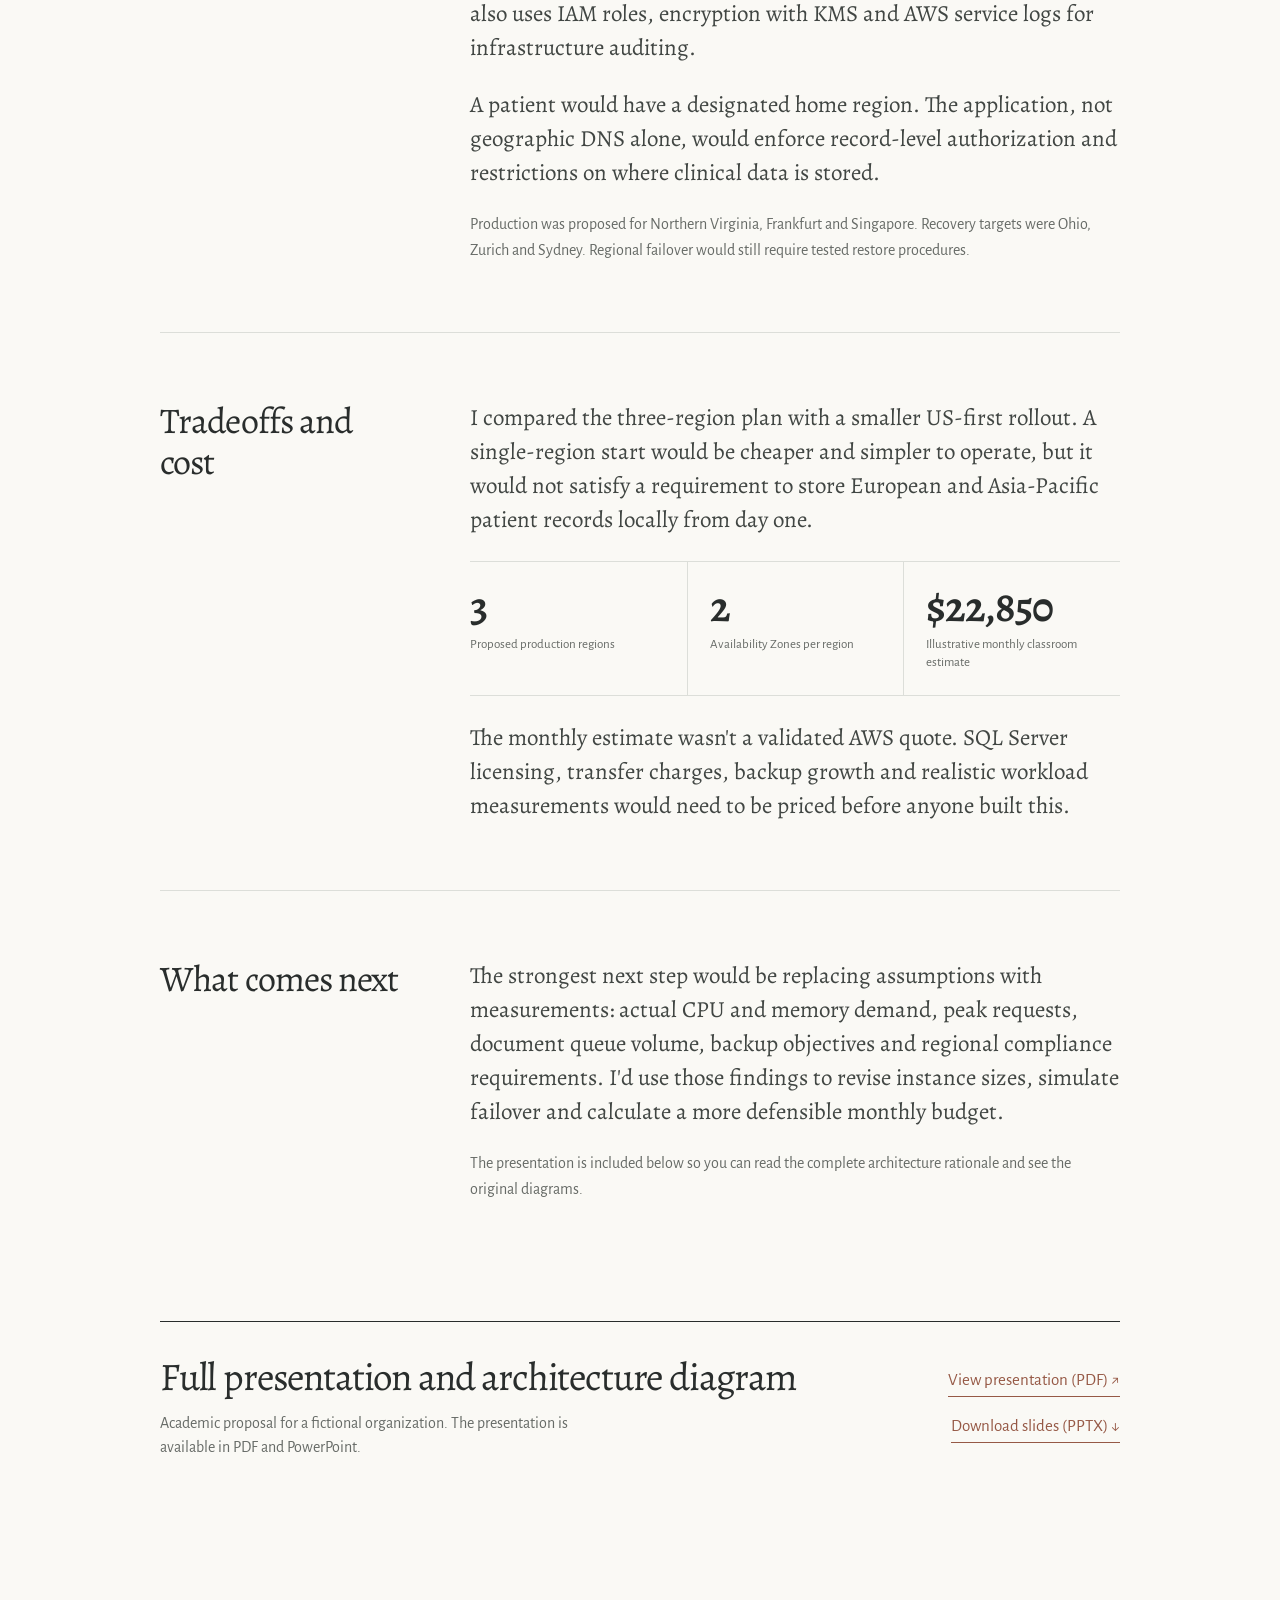
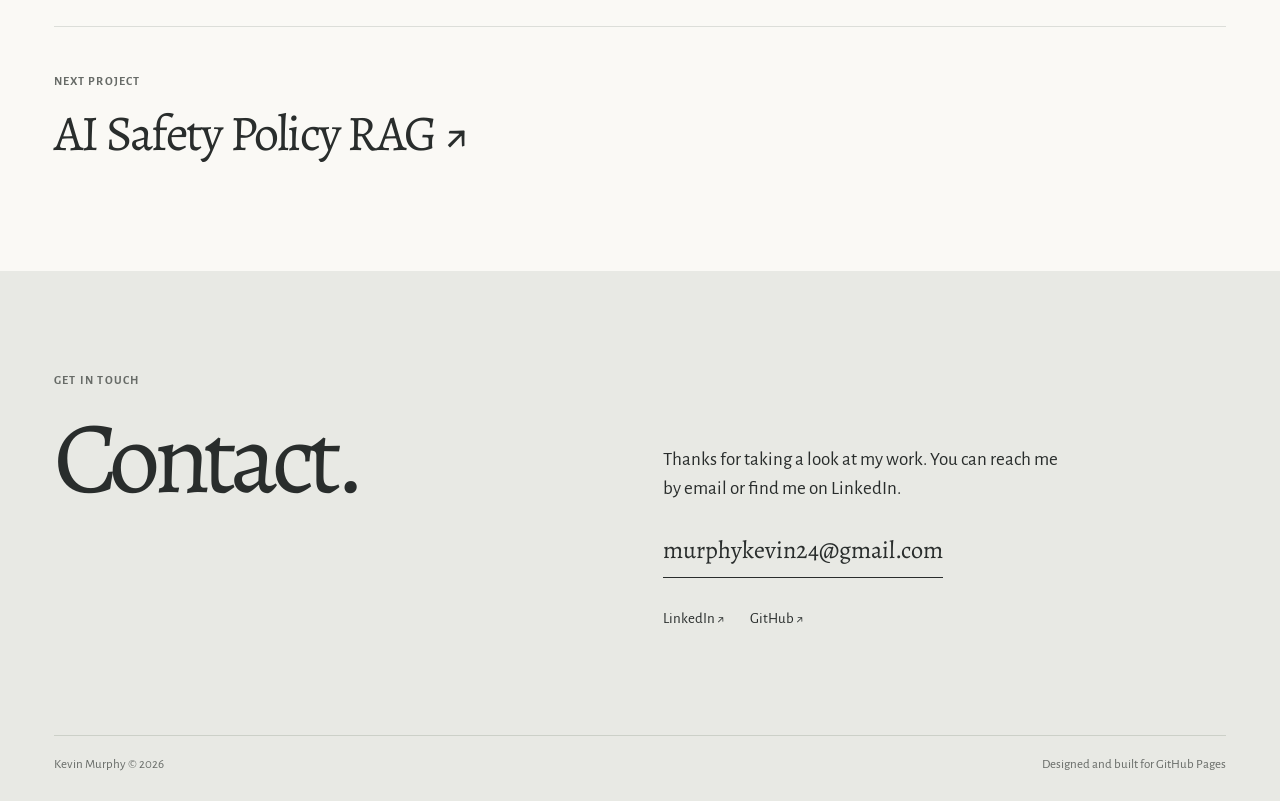
<file: projects/tigermed.html>
<!DOCTYPE html>
<html lang="en">
  <head>
    <meta charset="utf-8"/>
    <meta content="width=device-width,initial-scale=1" name="viewport"/>
    <meta content="light" name="color-scheme"/>
    <meta content="#faf9f5" name="theme-color"/>
    <title>TigerMed | Kevin Murphy</title>
    <meta
      content="A proposed AWS migration for a fictional healthcare platform, with attention to regional patient data, security and recovery."
      name="description"
    />
    <link href="../assets/favicon.svg" rel="icon" type="image/svg+xml"/>
    <link href="../styles.css" rel="stylesheet"/>
  </head>
  <body>
    <a class="skip" href="#main">Skip to content</a>
    <header class="site-top">
      <div class="wrap header">
        <a aria-label="Kevin Murphy homepage" class="brand" href="../index.html">
          Kevin Murphy<span class="period">.</span>
        </a>
        <nav aria-label="Main navigation" class="nav">
          <a href="../index.html#work">Work</a>
          <a href="../index.html#about">About</a>
          <a class="nav-contact" href="../index.html#contact">Contact</a>
        </nav>
      </div>
    </header>
    <main class="wrap" id="main">
      <a class="back-link" href="../index.html#work">← Back to selected work</a>
      <header class="article-lead">
        <div>
          <p class="eyebrow">Cloud architecture · Academic case study</p>
          <h1>TigerMed</h1>
          <p class="dek">
            A proposed AWS migration for a fictional healthcare platform, with attention to regional
            patient data, security and recovery.
          </p>
        </div>
        <dl class="article-facts">
          <div>
            <dt>Format</dt>
            <dd>Architecture proposal</dd>
          </div>
          <div>
            <dt>Context</dt>
            <dd>Academic / Not deployed</dd>
          </div>
          <div>
            <dt>Tools</dt>
            <dd>AWS, VPC, EC2, RDS, S3, SQS</dd>
          </div>
        </dl>
      </header>
      <figure class="article-image tiger">
        <img
          alt="Original TigerMed AWS architecture diagram depicting two Availability Zones and separated public, web, application, database and processing tiers"
          src="../assets/tigermed-architecture.png"
        />
        <figcaption>Proposed US production architecture from the TigerMed presentation.</figcaption>
      </figure>
      <div class="article-flow">
        <section class="article-section">
          <h2>The assignment</h2>
          <div class="copy">
            <p>
              TigerMed is a fictional healthcare company from an AWS architecture assignment. The
              starting environment was Windows and IIS, with two web servers, two application
              servers and a SQL Server database. The question was how that could move to AWS without
              ignoring the security and operational needs of a healthcare application.
            </p>
            <p>
              The proposal needed to support US, European and Asia-Pacific users, separate document
              processing from the application, and plan for failures at both the server and regional
              level.
            </p>
            <p class="inline-small">
              This was a design and presentation exercise. I did not deploy a TigerMed environment
              or test it under production traffic.
            </p>
          </div>
        </section>
        <section class="article-section">
          <h2>How I designed it</h2>
          <div class="copy">
            <p>
              The production reference design uses a VPC split across two Availability Zones. Public
              Application Load Balancers receive requests, while the Windows/IIS web servers,
              application servers and SQL Server database remain in private subnets.
            </p>
            <p>
              In the proposed document workflow, files go into S3, jobs go into SQS, and a separate
              EC2 worker fleet processes the backlog. That keeps document processing from competing
              directly with interactive requests.
            </p>
            <div class="process">
              <div>
                <small>01</small>
                <b>Public ALB</b>
                <span>HTTPS entry point</span>
              </div>
              <div>
                <small>02</small>
                <b>Private EC2</b>
                <span>Web and app tiers</span>
              </div>
              <div>
                <small>03</small>
                <b>RDS Multi-AZ</b>
                <span>SQL Server</span>
              </div>
              <div>
                <small>04</small>
                <b>S3 + SQS</b>
                <span>Document jobs</span>
              </div>
            </div>
          </div>
        </section>
        <div class="article-wide">
          <figure>
            <img
              alt="Original TigerMed reference architecture: public ALB, isolated web and app EC2, Multi-AZ RDS, processing EC2, S3 and SQS, across two availability zones"
              loading="lazy"
              src="../assets/tigermed-architecture.png"
            />
            <figcaption>
              Reference architecture from my submitted presentation, showing the proposed US
              production region. The European and Asia-Pacific regions were planned to follow the
              same pattern.
            </figcaption>
          </figure>
        </div>
        <section class="article-section">
          <h2>Security and regional controls</h2>
          <div class="copy">
            <p>
              The public ALB is the only internet-facing entry point. Security groups permit traffic
              to move between specific tiers rather than opening private EC2 instances or RDS to the
              internet. The proposal also uses IAM roles, encryption with KMS and AWS service logs
              for infrastructure auditing.
            </p>
            <p>
              A patient would have a designated home region. The application, not geographic DNS
              alone, would enforce record-level authorization and restrictions on where clinical
              data is stored.
            </p>
            <p class="inline-small">
              Production was proposed for Northern Virginia, Frankfurt and Singapore. Recovery
              targets were Ohio, Zurich and Sydney. Regional failover would still require tested
              restore procedures.
            </p>
          </div>
        </section>
        <section class="article-section">
          <h2>Tradeoffs and cost</h2>
          <div class="copy">
            <p>
              I compared the three-region plan with a smaller US-first rollout. A single-region
              start would be cheaper and simpler to operate, but it would not satisfy a requirement
              to store European and Asia-Pacific patient records locally from day one.
            </p>
            <div class="metric-strip">
              <div class="metric">
                <strong>3</strong>
                <span>Proposed production regions</span>
              </div>
              <div class="metric">
                <strong>2</strong>
                <span>Availability Zones per region</span>
              </div>
              <div class="metric">
                <strong>$22,850</strong>
                <span>Illustrative monthly classroom estimate</span>
              </div>
            </div>
            <p>
              The monthly estimate wasn't a validated AWS quote. SQL Server licensing, transfer
              charges, backup growth and realistic workload measurements would need to be priced
              before anyone built this.
            </p>
          </div>
        </section>
        <section class="article-section">
          <h2>What comes next</h2>
          <div class="copy">
            <p>
              The strongest next step would be replacing assumptions with measurements: actual CPU
              and memory demand, peak requests, document queue volume, backup objectives and
              regional compliance requirements. I'd use those findings to revise instance sizes,
              simulate failover and calculate a more defensible monthly budget.
            </p>
            <p class="inline-small">
              The presentation is included below so you can read the complete architecture rationale
              and see the original diagrams.
            </p>
          </div>
        </section>
      </div>
      <div class="article-end">
        <div>
          <h2>Full presentation and architecture diagram</h2>
          <p>
            Academic proposal for a fictional organization. The presentation is available in PDF and
            PowerPoint.
          </p>
        </div>
        <div class="article-actions">
          <a
            href="../assets/TigerMed_Cloud_Architecture_Portfolio.pdf"
            rel="noopener"
            target="_blank"
          >
            View presentation (PDF) ↗
          </a>
          <a download="" href="../assets/TigerMed_Cloud_Architecture_Portfolio.pptx">
            Download slides (PPTX) ↓
          </a>
        </div>
      </div>
      <a class="article-next" href="rag.html">
        <span>Next project</span>
        <strong>AI Safety Policy RAG ↗</strong>
      </a>
    </main>
    <footer class="footer" id="contact">
      <div class="wrap">
        <div class="footer-grid">
          <div>
            <div class="eyebrow">
              Get in touch
            </div>
            <h2>Contact.</h2>
          </div>
          <div class="footer-right">
            <p>
              Thanks for taking a look at my work. You can reach me by email or find me on LinkedIn.
            </p>
            <a class="footer-email" href="mailto:murphykevin24@gmail.com">
              murphykevin24@gmail.com
            </a>
            <div class="footer-links">
              <a
                href="https://www.linkedin.com/in/kevinmurphy1202/"
                rel="noopener noreferrer"
                target="_blank"
              >
                LinkedIn ↗
              </a>
              <a href="https://github.com/kevinmurphy02" rel="noopener noreferrer" target="_blank">
                GitHub ↗
              </a>
            </div>
          </div>
        </div>
        <div class="footer-meta">
          <span>Kevin Murphy © 2026</span>
          <span>Designed and built for GitHub Pages</span>
        </div>
      </div>
    </footer>
  </body>
</html>
</file>
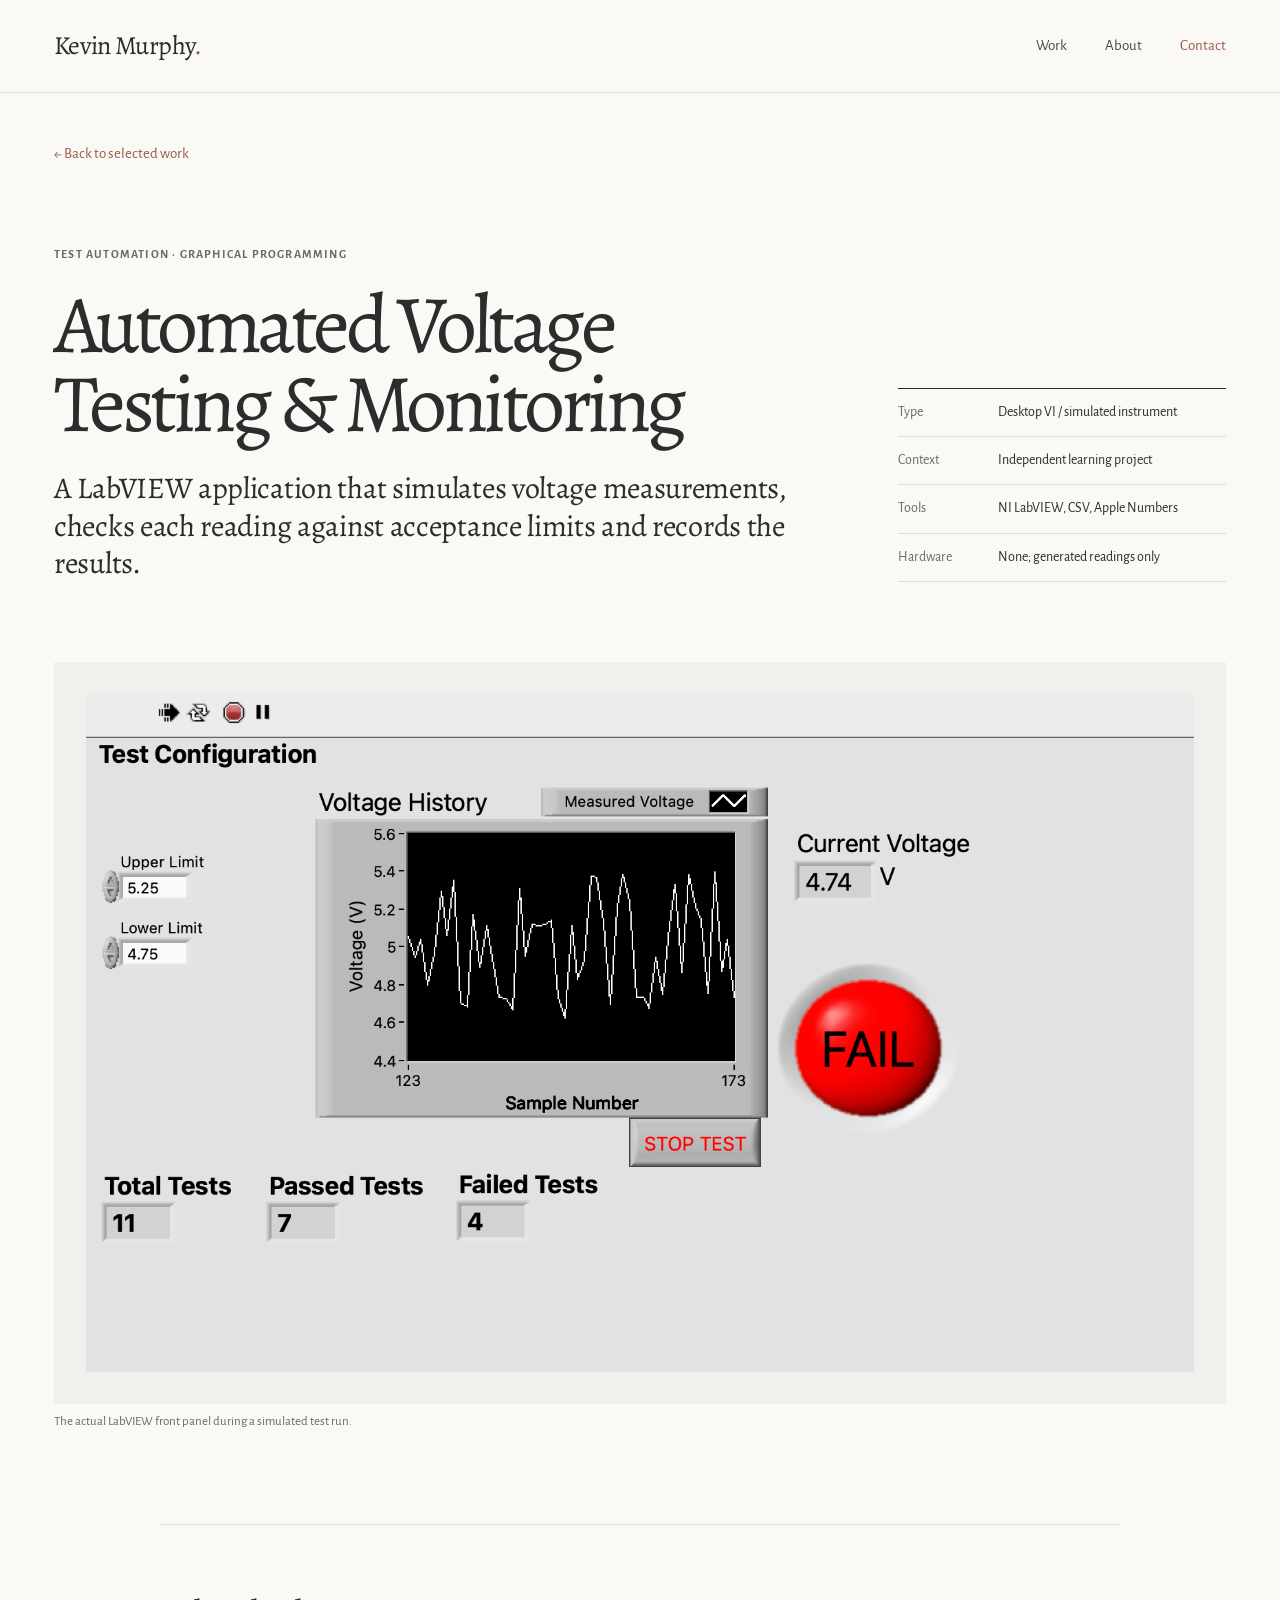
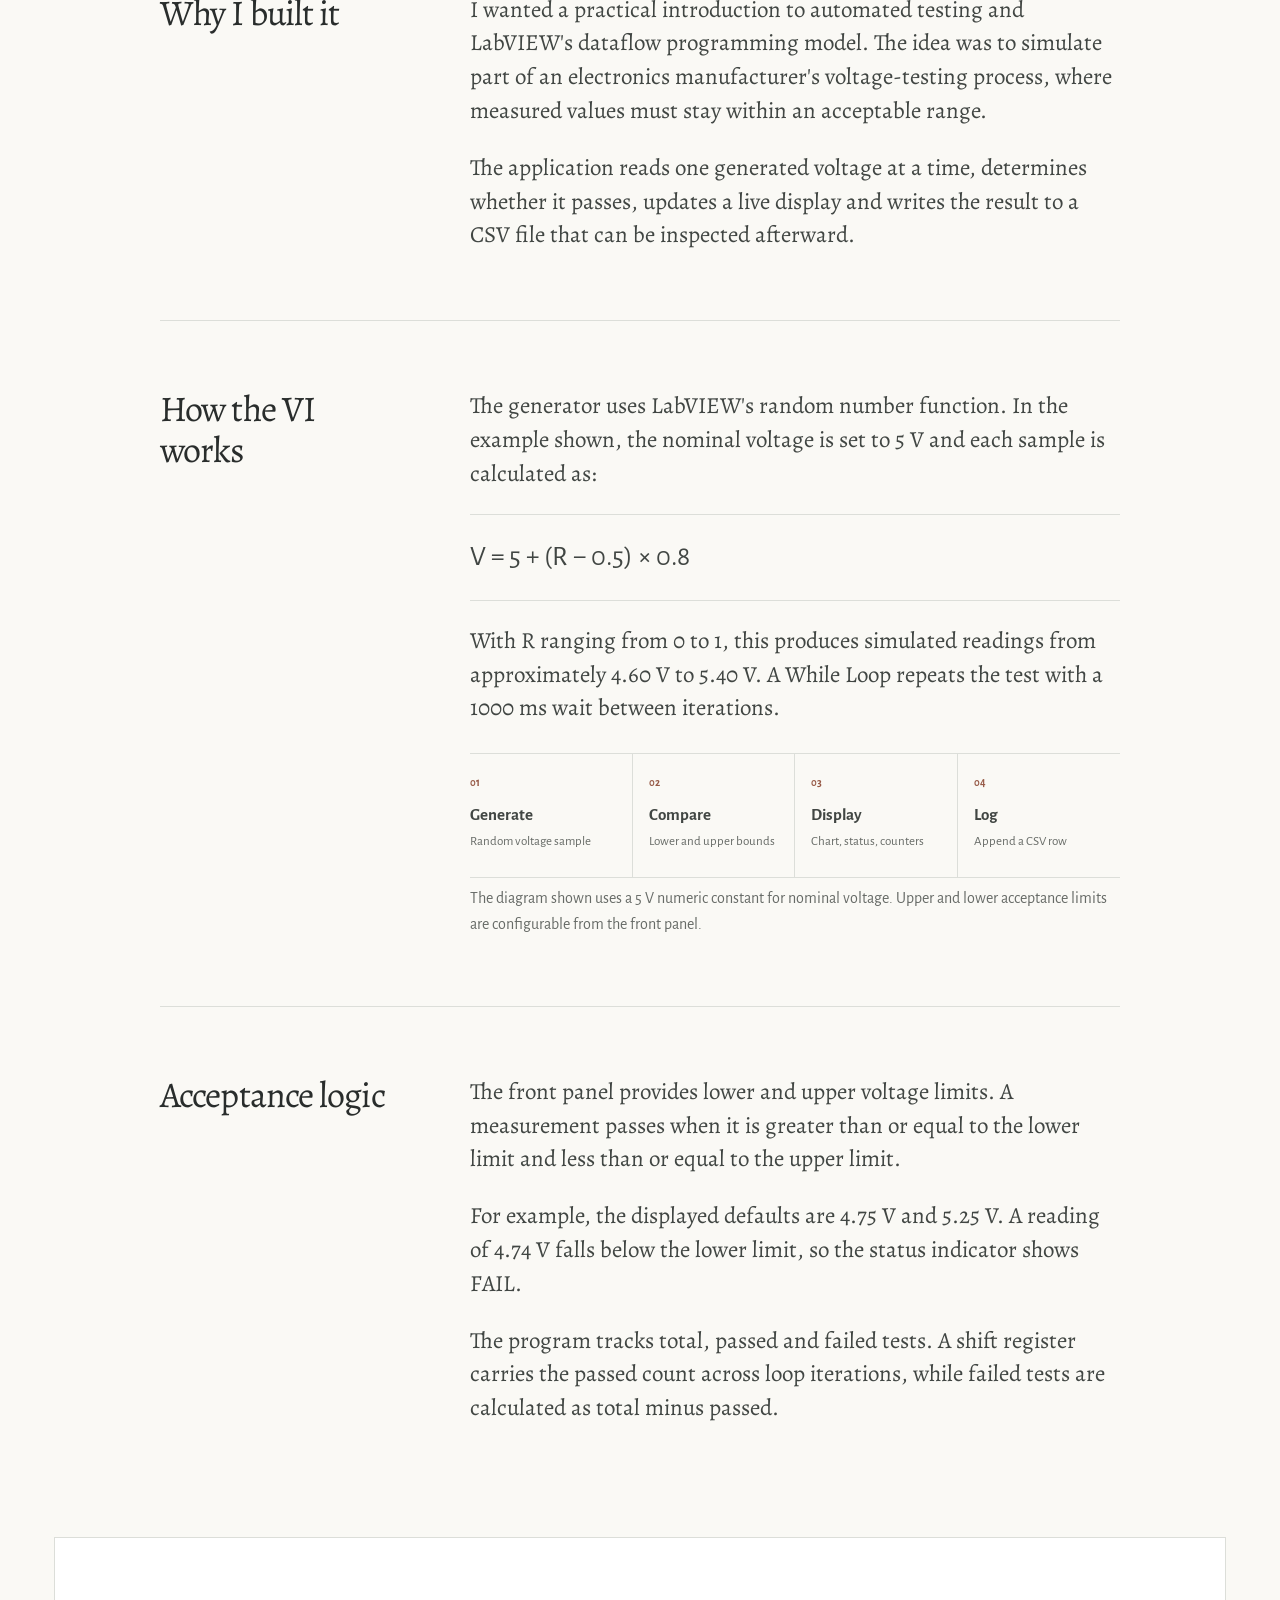
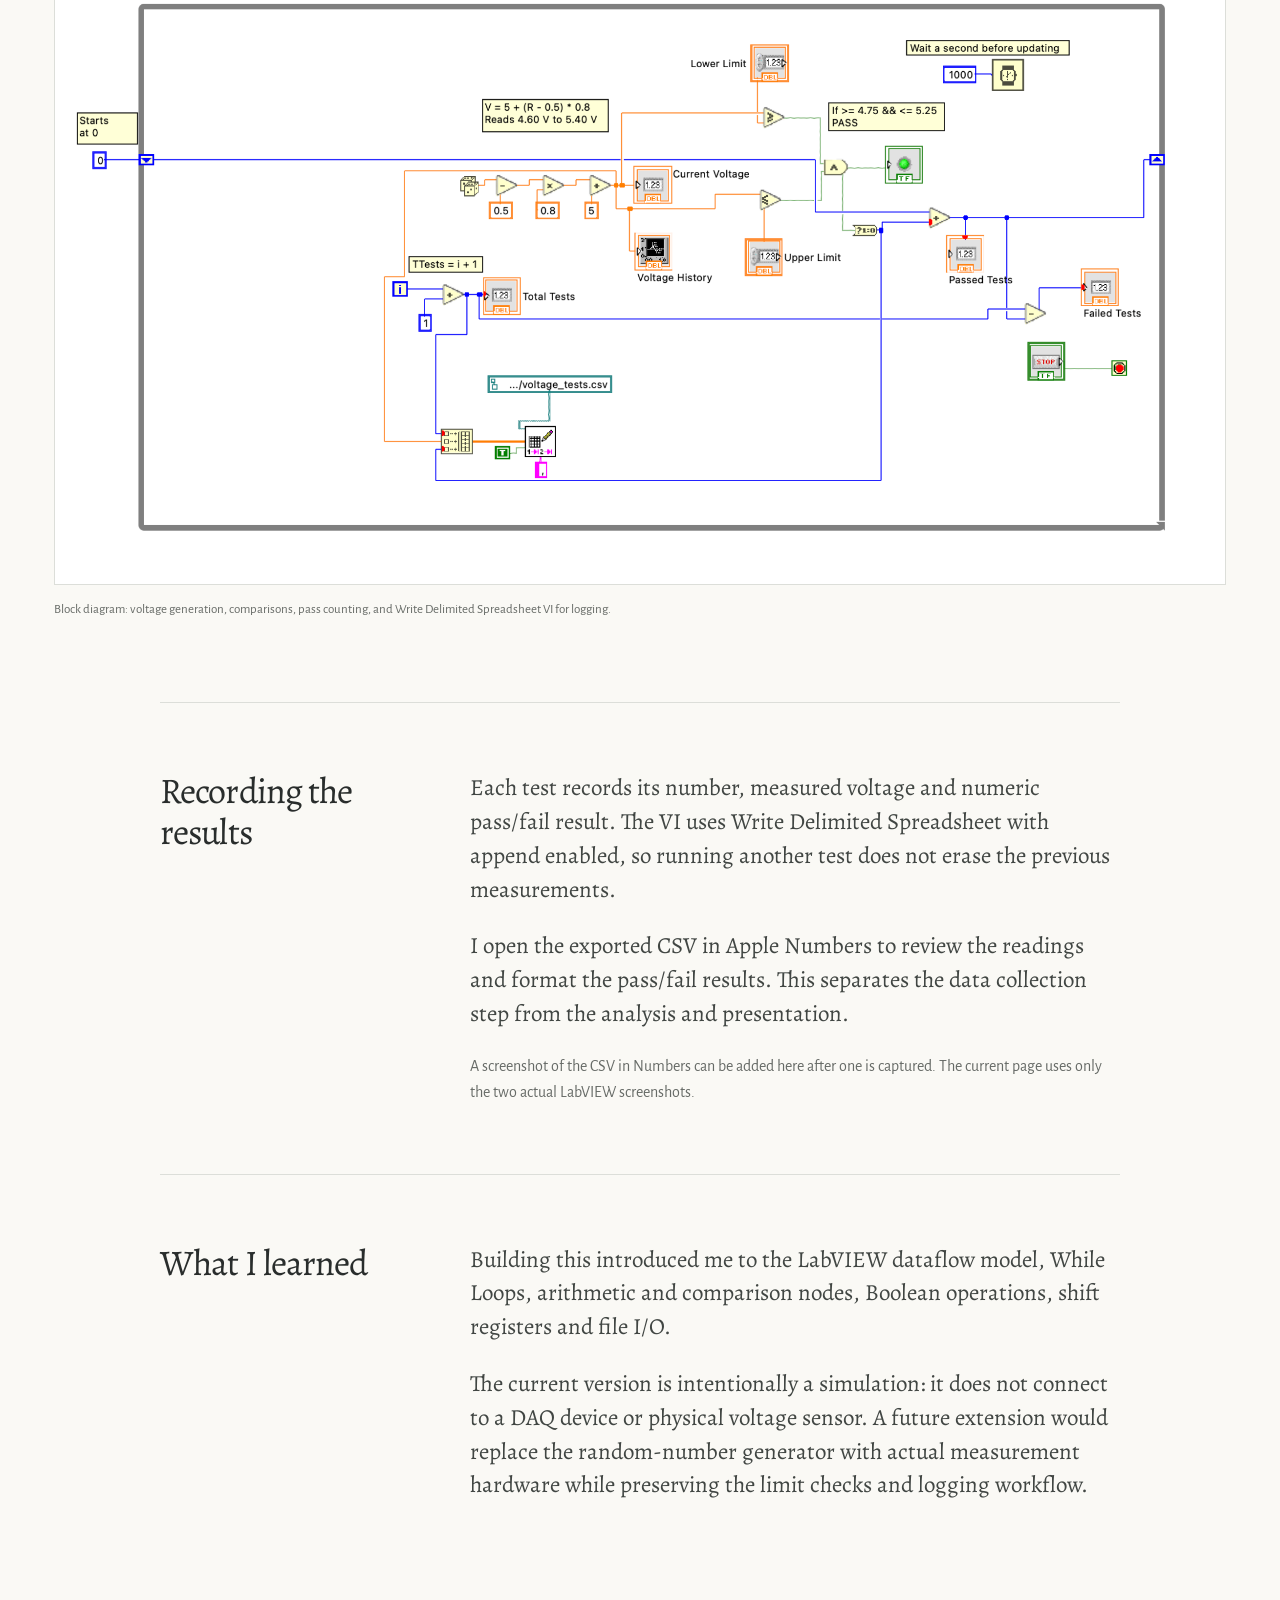
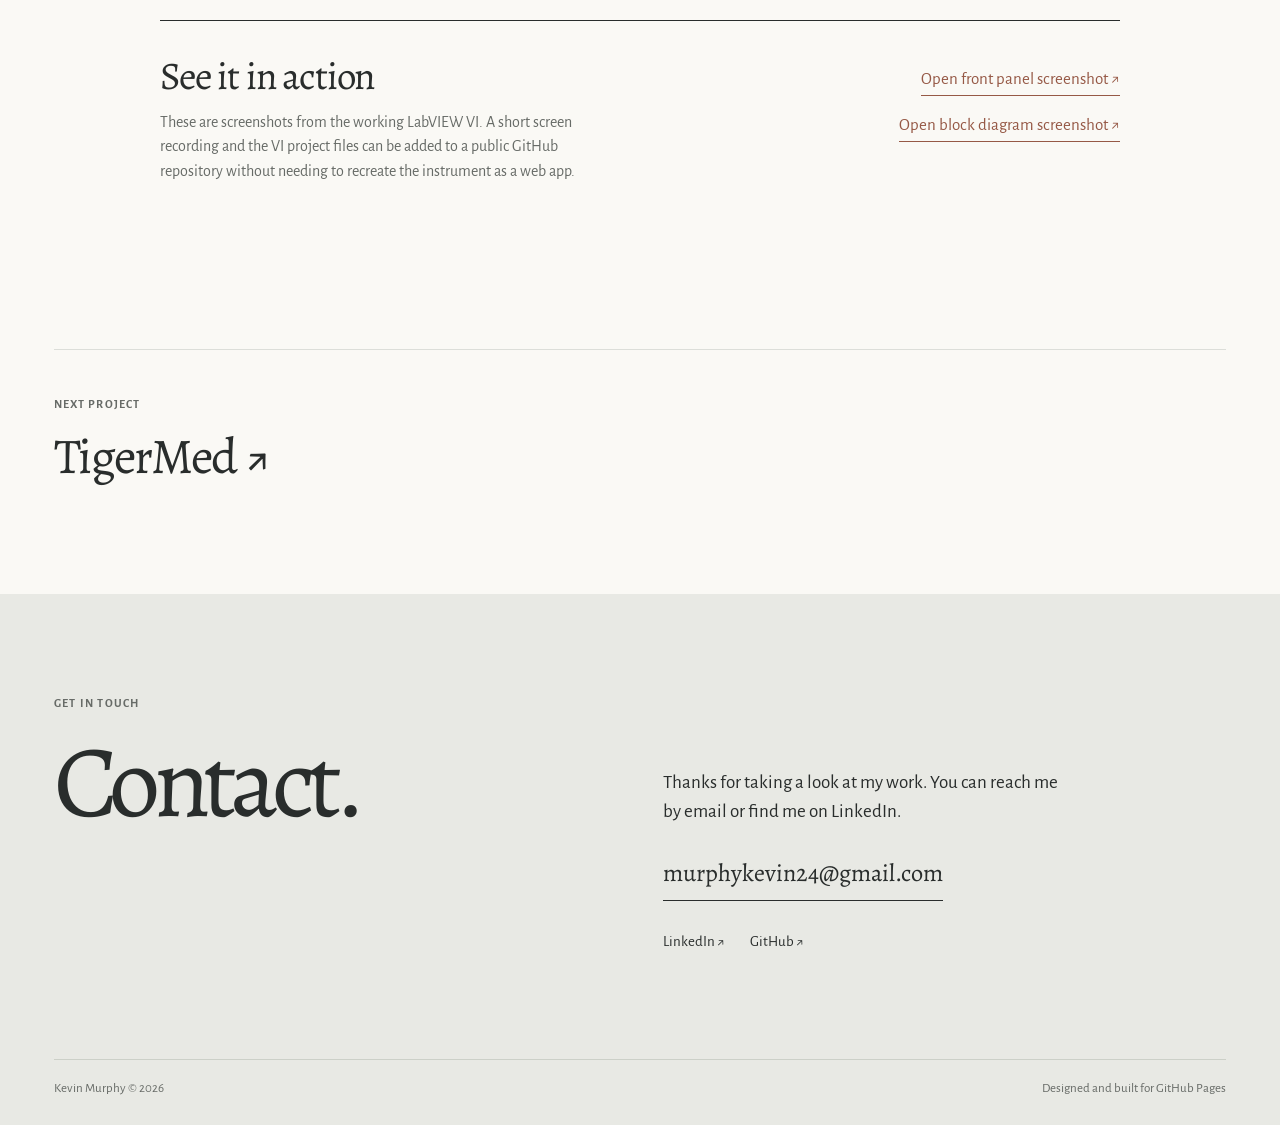
<file: projects/voltage-monitor.html>
<!doctype html>
<html lang="en">
<head>
<meta charset="utf-8"><meta name="viewport" content="width=device-width,initial-scale=1">
<meta name="color-scheme" content="light"><meta name="theme-color" content="#faf9f5">
<title>Automated Voltage Testing &amp; Monitoring | Kevin Murphy</title>
<meta name="description" content="NI LabVIEW simulated voltage-testing project with real-time monitoring, configurable limits, automated counters and CSV logging.">
<link rel="icon" type="image/svg+xml" href="../assets/favicon.svg"><link rel="stylesheet" href="../styles.css">
</head>
<body>
<a class="skip" href="#main">Skip to content</a>
<header class="site-top"><div class="wrap header"><a class="brand" aria-label="Kevin Murphy homepage" href="../index.html">Kevin Murphy<span class="period">.</span></a><nav class="nav" aria-label="Main navigation"><a href="../index.html#work">Work</a><a href="../index.html#about">About</a><a class="nav-contact" href="../index.html#contact">Contact</a></nav></div></header>
<main class="wrap" id="main">
<a class="back-link" href="../index.html#work">← Back to selected work</a>
<header class="article-lead">
<div><p class="eyebrow">Test automation · Graphical programming</p><h1 class="long-title">Automated Voltage Testing &amp; Monitoring</h1>
<p class="dek">A LabVIEW application that simulates voltage measurements, checks each reading against acceptance limits and records the results.</p></div>
<dl class="article-facts">
<div><dt>Type</dt><dd>Desktop VI / simulated instrument</dd></div>
<div><dt>Context</dt><dd>Independent learning project</dd></div>
<div><dt>Tools</dt><dd>NI LabVIEW, CSV, Apple Numbers</dd></div>
<div><dt>Hardware</dt><dd>None; generated readings only</dd></div>
</dl></header>
<figure class="article-image labview-hero"><img src="../assets/labview-front-panel.png" alt="LabVIEW front panel showing configurable upper and lower voltage limits, waveform chart, current reading of 4.74 volts, FAIL indicator and test counts"><figcaption>The actual LabVIEW front panel during a simulated test run.</figcaption></figure>
<div class="article-flow">
<section class="article-section"><h2>Why I built it</h2><div class="copy"><p>I wanted a practical introduction to automated testing and LabVIEW's dataflow programming model. The idea was to simulate part of an electronics manufacturer's voltage-testing process, where measured values must stay within an acceptable range.</p>
<p>The application reads one generated voltage at a time, determines whether it passes, updates a live display and writes the result to a CSV file that can be inspected afterward.</p></div></section>
<section class="article-section"><h2>How the VI works</h2><div class="copy"><p>The generator uses LabVIEW's random number function. In the example shown, the nominal voltage is set to 5 V and each sample is calculated as:</p>
<p class="labview-formula">V = 5 + (R − 0.5) × 0.8</p>
<p>With R ranging from 0 to 1, this produces simulated readings from approximately 4.60 V to 5.40 V. A While Loop repeats the test with a 1000 ms wait between iterations.</p>
<div class="process"><div><small>01</small><b>Generate</b><span>Random voltage sample</span></div><div><small>02</small><b>Compare</b><span>Lower and upper bounds</span></div><div><small>03</small><b>Display</b><span>Chart, status, counters</span></div><div><small>04</small><b>Log</b><span>Append a CSV row</span></div></div>
<p class="inline-small">The diagram shown uses a 5 V numeric constant for nominal voltage. Upper and lower acceptance limits are configurable from the front panel.</p></div></section>
<section class="article-section"><h2>Acceptance logic</h2><div class="copy"><p>The front panel provides lower and upper voltage limits. A measurement passes when it is greater than or equal to the lower limit and less than or equal to the upper limit.</p>
<p>For example, the displayed defaults are 4.75 V and 5.25 V. A reading of 4.74 V falls below the lower limit, so the status indicator shows FAIL.</p>
<p>The program tracks total, passed and failed tests. A shift register carries the passed count across loop iterations, while failed tests are calculated as total minus passed.</p></div></section>
</div>
<div class="article-wide labview-evidence"><figure><img src="../assets/labview-block-diagram.png" alt="Actual LabVIEW block diagram with While Loop, random voltage calculation, comparison operations, Boolean pass logic, shift register counting and CSV logging wiring" loading="lazy"><figcaption>Block diagram: voltage generation, comparisons, pass counting, and Write Delimited Spreadsheet VI for logging.</figcaption></figure></div>
<div class="article-flow">
<section class="article-section"><h2>Recording the results</h2><div class="copy"><p>Each test records its number, measured voltage and numeric pass/fail result. The VI uses Write Delimited Spreadsheet with append enabled, so running another test does not erase the previous measurements.</p>
<p>I open the exported CSV in Apple Numbers to review the readings and format the pass/fail results. This separates the data collection step from the analysis and presentation.</p>
<p class="inline-small">A screenshot of the CSV in Numbers can be added here after one is captured. The current page uses only the two actual LabVIEW screenshots.</p></div></section>
<section class="article-section"><h2>What I learned</h2><div class="copy"><p>Building this introduced me to the LabVIEW dataflow model, While Loops, arithmetic and comparison nodes, Boolean operations, shift registers and file I/O.</p>
<p>The current version is intentionally a simulation: it does not connect to a DAQ device or physical voltage sensor. A future extension would replace the random-number generator with actual measurement hardware while preserving the limit checks and logging workflow.</p></div></section>
</div>
<div class="article-end"><div><h2>See it in action</h2><p>These are screenshots from the working LabVIEW VI. A short screen recording and the VI project files can be added to a public GitHub repository without needing to recreate the instrument as a web app.</p></div>
<div class="article-actions"><a href="../assets/labview-front-panel.png" target="_blank" rel="noopener noreferrer">Open front panel screenshot ↗</a><a href="../assets/labview-block-diagram.png" target="_blank" rel="noopener noreferrer">Open block diagram screenshot ↗</a></div></div>
<a class="article-next" href="tigermed.html"><span>Next project</span><strong>TigerMed ↗</strong></a>
</main>
<footer class="footer" id="contact"><div class="wrap"><div class="footer-grid"><div><div class="eyebrow">Get in touch</div><h2>Contact.</h2></div><div class="footer-right"><p>Thanks for taking a look at my work. You can reach me by email or find me on LinkedIn.</p><a class="footer-email" href="mailto:murphykevin24@gmail.com">murphykevin24@gmail.com</a><div class="footer-links"><a href="https://www.linkedin.com/in/kevinmurphy1202/" target="_blank" rel="noopener noreferrer">LinkedIn ↗</a><a href="https://github.com/kevinmurphy02" target="_blank" rel="noopener noreferrer">GitHub ↗</a></div></div></div><div class="footer-meta"><span>Kevin Murphy © 2026</span><span>Designed and built for GitHub Pages</span></div></div></footer>
</body></html>
</file>
<file: styles.css>
@import url('https://fonts.googleapis.com/css2?family=Alegreya:ital,wght@0,400;0,500;0,600;1,400;1,500&family=Alegreya+Sans:wght@400;500;600;700&display=swap');

:root{
  --paper:#faf9f5;--ink:#292d2c;--secondary:#676b67;--line:#dcded9;
  --oxide:#965946;--soft:#f0efe9;--blue:#596b72;--detail:#eff0eb;
  --font-serif:'Alegreya','Iowan Old Style',Palatino,Georgia,serif;
  --font-sans:'Alegreya Sans','Trebuchet MS',Arial,sans-serif;
}
*,*::before,*::after{box-sizing:border-box}
html{scroll-behavior:smooth}
body{margin:0;background:var(--paper);color:var(--ink);font-family:var(--font-sans);font-size:18px;line-height:1.52;-webkit-font-smoothing:antialiased}
::selection{background:#d5d7cb;color:#222}
a{color:inherit;text-decoration:none}
a:hover{color:var(--oxide)}
a:focus-visible,button:focus-visible{outline:2px solid var(--oxide);outline-offset:5px}
img,svg{max-width:100%}img{display:block}
h1,h2,h3,h4,p,figure,blockquote{margin-top:0}
h1,h2,h3,h4{font-family:var(--font-serif);font-weight:400;line-height:1.02}
p{margin-bottom:1em}
small,.small{font-size:14px}
.wrap{width:min(1200px,calc(100% - 108px));margin-inline:auto}
.skip{position:absolute;z-index:99;left:18px;top:-200px;background:var(--ink);color:white;padding:10px 16px}
.skip:focus{top:18px}
.site-top{border-bottom:1px solid var(--line)}
.header{height:92px;display:flex;align-items:center;justify-content:space-between;gap:28px}
.brand{font-family:var(--font-serif);font-size:26px;letter-spacing:-.025em;white-space:nowrap}
.brand .period{color:var(--oxide)}
.nav{display:flex;gap:38px;align-items:center;font-size:15px}
.nav a{position:relative;padding:5px 0;color:#434b49}
.nav a::after{position:absolute;left:0;bottom:0;width:0;height:1px;background:var(--oxide);content:'';transition:width .2s}
.nav a:hover::after,.nav a.active::after{width:100%}
.nav a:hover{color:var(--ink)}
.nav .nav-contact{color:var(--oxide)}
.eyebrow{font-family:var(--font-sans);font-size:12px;letter-spacing:.1em;text-transform:uppercase;font-weight:700;color:var(--secondary)}
.fine{font-size:14px;line-height:1.5;color:var(--secondary)}
.home-hero{min-height:690px;display:grid;grid-template-columns:minmax(0,1.55fr) minmax(285px,.62fr);column-gap:clamp(50px,8vw,150px);align-items:end;padding-top:95px;padding-bottom:148px}
.hello{margin-bottom:30px;font-family:var(--font-serif);font-style:italic;font-size:25px;color:var(--oxide)}
.hero-name{font-family:var(--font-serif);font-weight:400;font-size:clamp(84px,11.5vw,165px);letter-spacing:-.075em;line-height:.77;margin-bottom:0}
.hero-name span{display:block}
.hero-name .surname{margin-left:clamp(18px,5vw,76px)}
.hero-summary{align-self:end;max-width:345px;border-top:1px solid var(--line);padding-top:23px;margin-bottom:1px}
.hero-summary p{font-family:var(--font-serif);font-size:27px;line-height:1.2;letter-spacing:-.02em;margin-bottom:25px}
.hero-summary .extra{font-family:var(--font-sans);font-size:15px;line-height:1.6;color:var(--secondary);margin-bottom:22px}
.link-arrow{font-size:16px;font-weight:600;color:var(--oxide);display:inline-flex;align-items:center;gap:9px}
.link-arrow .arrow{transition:transform .2s ease}
.link-arrow:hover .arrow{transform:translate(4px,-3px)}
.section-heading{display:flex;justify-content:space-between;align-items:baseline;gap:25px;border-bottom:1px solid var(--ink);padding-bottom:21px;margin-bottom:0}
.section-heading h2{font-size:47px;letter-spacing:-.03em;margin:0}
.section-heading .small{color:var(--secondary)}
.work{padding-bottom:100px}
.project-row{display:grid;grid-template-columns:45px minmax(280px,.92fr) minmax(340px,1.15fr);gap:clamp(24px,3vw,60px);padding:77px 0 79px;border-bottom:1px solid var(--line);align-items:center}
.project-index{font-family:var(--font-serif);font-style:italic;font-size:23px;color:var(--oxide);align-self:start;padding-top:3px}
.project-description .category{font-size:13px;color:var(--secondary);margin:0 0 18px}
.project-description h3{font-family:var(--font-serif);font-size:clamp(39px,3.85vw,54px);letter-spacing:-.035em;line-height:1.04;margin:0 0 19px}
.project-description .intro{font-size:18px;line-height:1.57;color:#484c49;max-width:430px;margin:0 0 24px}
.project-description .tech-line{font-size:13px;line-height:1.7;color:var(--secondary);margin:0 0 29px}
.project-media{display:block;background:var(--soft);overflow:hidden;position:relative;aspect-ratio:1.65;transition:background-color .2s}
.project-media:hover{background:#e9e8e2}
.project-media img{width:100%;height:100%;object-fit:cover;transition:transform .35s ease}
.project-media:hover img{transform:scale(1.025)}
.project-media img.staged{object-fit:contain;padding:24px}
.media-credit{display:block;position:absolute;bottom:12px;right:15px;font-size:11px;letter-spacing:.02em;color:#68706b;background:rgba(250,249,245,.8);padding:1px 5px}
.about-section{margin:30px auto 145px;display:grid;grid-template-columns:minmax(0,.55fr) minmax(400px,1fr);gap:clamp(80px,12vw,200px);border-top:1px solid var(--ink);padding-top:37px}
.about-section h2{font-size:44px;letter-spacing:-.035em}
.about-section .about-content{padding-top:3px}
.about-section p{font-size:21px;line-height:1.5;font-family:var(--font-serif);color:#3d423f;max-width:600px;margin-bottom:20px}
.about-section .quiet{font-family:var(--font-sans);font-size:16px;color:var(--secondary);line-height:1.65;margin-top:28px}
.about-details{display:grid;grid-template-columns:1fr 1fr;gap:30px;margin-top:40px;border-top:1px solid var(--line);padding-top:25px}
.about-details h4{font:700 13px var(--font-sans);text-transform:uppercase;letter-spacing:.06em;margin-bottom:9px}
.about-details p{font:400 15px/1.58 var(--font-sans);color:var(--secondary);margin:0}
.footer{background:#e8e9e4;padding:100px 0 26px;margin-top:40px}
.footer-grid{display:grid;grid-template-columns:1fr 1fr;gap:45px}
.footer h2{font-size:clamp(63px,8vw,116px);line-height:.95;letter-spacing:-.065em;margin:20px 0 35px}
.footer-right{padding-top:75px;max-width:400px}
.footer-right p{font-size:19px;margin:0 0 28px}
.footer-email{font-family:var(--font-serif);font-size:clamp(16px,1.9vw,26px);border-bottom:1px solid var(--ink);padding-bottom:8px;white-space:nowrap;display:inline-block;max-width:100%}
.footer-links{display:flex;gap:25px;margin-top:30px;font-size:15px}
.footer-meta{border-top:1px solid #ccd0c8;padding-top:19px;margin-top:105px;display:flex;justify-content:space-between;gap:12px;color:var(--secondary);font-size:13px}
/* Article */
.back-link{display:inline-flex;gap:10px;align-items:center;color:var(--oxide);font-size:15px;margin:50px 0 79px}
.article-lead{display:grid;grid-template-columns:minmax(0,1.4fr) minmax(230px,.6fr);gap:80px;align-items:end;margin-bottom:80px}
.article-lead .eyebrow{margin-bottom:23px}
.article-lead h1{font-size:clamp(75px,9vw,126px);letter-spacing:-.065em;line-height:.88;max-width:860px;margin:0 0 27px}
.article-lead .dek{font-family:var(--font-serif);font-size:clamp(22px,2.4vw,30px);line-height:1.24;letter-spacing:-.01em;max-width:750px;margin:0}
.article-facts{border-top:1px solid var(--ink);margin:0}
.article-facts div{border-bottom:1px solid var(--line);display:grid;grid-template-columns:90px 1fr;gap:10px;padding:13px 0;font-size:14px}
.article-facts dt{color:var(--secondary)}
.article-facts dd{margin:0}
.article-image{margin:0 0 120px;position:relative;background:var(--soft);padding:35px;min-height:300px;display:flex;align-items:center;justify-content:center}
.article-image img{width:100%;max-height:620px;object-fit:contain}
.article-image.tiger{background:#eef0e9;padding:35px 25px}
.article-image figcaption{position:absolute;left:0;bottom:-28px;color:var(--secondary);font-size:13px}
.article-flow{max-width:960px;margin:0 auto}
.article-section{display:grid;grid-template-columns:240px minmax(0,1fr);gap:70px;padding:68px 0;border-top:1px solid var(--line)}
.article-section h2{font-size:36px;line-height:1.13;letter-spacing:-.025em;margin:0}
.article-section .copy{max-width:690px;font-family:var(--font-serif);font-size:23px;line-height:1.47;color:#414643}
.article-section .copy p{margin:0 0 23px}
.article-section .copy p:last-child{margin-bottom:0}
.article-section .copy .inline-small{font-family:var(--font-sans);font-size:16px;line-height:1.62;color:var(--secondary)}
.article-section .copy ul{padding-left:24px;margin:8px 0 0}
.article-section .copy li{margin:9px 0}
.article-section .copy strong{font-weight:600;color:var(--ink)}
.article-wide{margin:18px 0 75px;padding:26px 0 8px;}
.article-wide figure{margin:0}
.article-wide img{width:100%;border:1px solid var(--line);background:#f5f6f2}
.article-wide figcaption{font-size:13px;margin-top:15px;color:var(--secondary)}
.article-note{font-family:var(--font-sans);font-size:15px;color:var(--secondary);line-height:1.6;padding:22px 25px;border-left:2px solid var(--oxide);background:var(--soft);margin-top:35px}
.process{border-top:1px solid var(--line);border-bottom:1px solid var(--line);display:grid;grid-template-columns:repeat(4,1fr);margin:28px 0 8px}
.process div{padding:22px 15px 26px 0;border-right:1px solid var(--line)}
.process div+div{padding-left:16px}
.process div:last-child{border-right:0}
.process small{display:block;font:700 11px var(--font-sans);color:var(--oxide);margin-bottom:16px}
.process b{display:block;font-size:17px;font-family:var(--font-sans);font-weight:600;line-height:1.2}
.process span{display:block;color:var(--secondary);font:400 13px/1.5 var(--font-sans);margin-top:6px}
.metric-strip{display:grid;grid-template-columns:repeat(3,1fr);margin:25px 0;border-top:1px solid var(--line);border-bottom:1px solid var(--line)}
.metric{padding:22px 20px 23px 0}
.metric+.metric{border-left:1px solid var(--line);padding-left:22px}
.metric strong{display:block;font-size:43px;font-family:var(--font-serif);font-weight:400;letter-spacing:-.03em;line-height:1.05}
.metric span{font:400 13px/1.4 var(--font-sans);color:var(--secondary);display:block;margin-top:6px}
.article-end{max-width:960px;margin:50px auto 150px;border-top:1px solid var(--ink);padding-top:35px;display:flex;justify-content:space-between;align-items:start;gap:40px}
.article-end h2{font-size:39px;letter-spacing:-.03em;margin-bottom:14px}
.article-end p{color:var(--secondary);font-size:16px;max-width:450px}
.article-actions{display:flex;align-items:flex-end;flex-direction:column;gap:16px;padding-top:10px;text-align:right}
.article-actions a{font-size:17px;border-bottom:1px solid var(--oxide);color:var(--oxide);padding-bottom:3px}
.article-next{display:block;border-top:1px solid var(--line);padding:40px 0 70px}
.article-next span{font:700 12px var(--font-sans);letter-spacing:.09em;color:var(--secondary);text-transform:uppercase}
.article-next strong{display:block;font:400 50px/1.1 var(--font-serif);margin-top:12px;letter-spacing:-.035em}
.article-next:hover strong{color:var(--oxide)}
/* Illustration details */
.screen-caption{font-size:12px;color:var(--secondary)}
@media(max-width:1080px){.wrap{width:min(100% - 70px,1050px)}.project-row{grid-template-columns:30px minmax(240px,1fr) minmax(275px,1fr);gap:26px}.project-description h3{font-size:43px}.home-hero{min-height:600px;grid-template-columns:1.3fr .7fr;gap:38px}.hero-name{font-size:clamp(78px,12vw,127px)}.article-lead{gap:40px}.article-section{gap:35px;grid-template-columns:200px 1fr}}
@media(max-width:760px){.wrap{width:calc(100% - 42px)}.header{height:auto;min-height:82px;flex-wrap:wrap;padding:18px 0 16px}.brand{font-size:24px}.nav{gap:20px;font-size:14px}.home-hero{grid-template-columns:1fr;min-height:auto;gap:85px;padding-top:95px;padding-bottom:105px}.hero-name{font-size:clamp(79px,15vw,125px)}.hero-summary{max-width:490px;margin-left:20%}.hero-summary p{font-size:26px}.project-row{grid-template-columns:30px 1fr;gap:15px 20px;padding:56px 0 60px}.project-description{grid-column:2}.project-media{grid-column:2;grid-row:2;margin-top:15px}.project-description h3{font-size:45px}.about-section{grid-template-columns:1fr;gap:25px;margin-bottom:100px}.about-content{max-width:640px}.footer{padding-top:65px}.footer-grid{grid-template-columns:1fr;gap:0}.footer-right{padding-top:5px}.footer-meta{margin-top:65px}.article-lead{grid-template-columns:1fr;gap:35px;margin-bottom:55px}.article-lead h1{font-size:clamp(64px,11vw,100px)}.article-facts{max-width:500px}.article-image{padding:20px;min-height:200px;margin-bottom:100px}.article-section{grid-template-columns:1fr;gap:20px;padding:48px 0}.article-section h2{font-size:33px}.article-section .copy{font-size:22px}.article-end{flex-direction:column}.article-actions{align-items:flex-start;text-align:left}.back-link{margin:35px 0 55px}}
@media(max-width:450px){.wrap{width:calc(100% - 34px)}.nav{gap:14px;font-size:13px}.brand{font-size:22px}.home-hero{padding-top:75px;padding-bottom:88px;gap:66px}.hero-name{font-size:clamp(67px,16vw,82px)}.hero-summary{margin-left:11%}.hero-summary p{font-size:24px}.section-heading h2{font-size:40px}.project-row{grid-template-columns:23px 1fr;gap:12px}.project-description h3{font-size:39px}.project-description .intro{font-size:17px}.project-media{aspect-ratio:1.25}.about-details{grid-template-columns:1fr;gap:23px}.footer h2{font-size:70px}.footer-meta{flex-direction:column;gap:3px}.article-lead h1{font-size:clamp(60px,13vw,76px)}.article-lead .dek{font-size:23px}.article-image{padding:13px}.metric-strip{grid-template-columns:1fr}.metric+.metric{border-left:none;border-top:1px solid var(--line);padding-left:0}.process{grid-template-columns:1fr 1fr}.process div:nth-child(2){border-right:0}.process div:nth-child(-n+2){border-bottom:1px solid var(--line)}.process div:nth-child(3){padding-left:0}}
@media(prefers-reduced-motion:reduce){html{scroll-behavior:auto}*,*::before,*::after{transition-duration:0s!important;animation-duration:0s!important}}

/* Small, optional in-page context for the two new projects. */
.project-expander{font-size:15px;line-height:1.58;margin-top:20px;max-width:420px;color:var(--secondary)}
.project-expander summary{cursor:pointer;display:list-item;list-style:disclosure-closed;font-weight:600;color:var(--ink);padding:6px 0}
.project-expander[open] summary{list-style:disclosure-open}
.project-expander p{margin:8px 0 12px}
.project-expander a{color:var(--oxide);border-bottom:1px solid currentColor}
.article-lead h1{overflow-wrap:break-word}
@media (max-width:450px){.footer-email{font-size:clamp(15px,4vw,18px)}}

/* Long descriptive case-study titles should feel lighter than the short ones. */
.article-lead h1.long-title{font-size:clamp(53px,6.4vw,88px);line-height:.96;letter-spacing:-.055em}
@media(max-width:760px){.article-lead h1.long-title{font-size:clamp(48px,9.7vw,74px);overflow-wrap:break-word}}


.demo-link-section {
    margin: 65px 0 100px;
}

.demo-link {
    display: inline-block;
    color: #222;
    font-family: var(--font-serif);
    font-size: clamp(32px, 4.5vw, 58px);
    line-height: 1.3;
    text-decoration: none;
    border-bottom: 5px solid #222;
    padding-bottom: 10px;
    transition: color 0.2s ease, border-color 0.2s ease;
}

.demo-link span {
    display: inline-block;
    margin-left: 12px;
    transition: transform 0.2s ease;
}

.demo-link:hover {
    color: var(--accent);
    border-color: var(--accent);
}

.demo-link:hover span {
    transform: translate(5px, -5px);
}

/* LabVIEW project */

.labview-hero {
    background: #f0f0ed;
    padding: clamp(12px, 2.5vw, 32px);
}

.labview-hero img,
.labview-evidence img {
    width: 100%;
    height: auto;
    max-height: none;
    object-fit: contain;
}

.labview-formula {
    font-family: var(--font-sans);
    font-size: clamp(21px, 2.2vw, 28px);
    padding: 22px 0;
    border-top: 1px solid var(--line);
    border-bottom: 1px solid var(--line);
}
</file>
